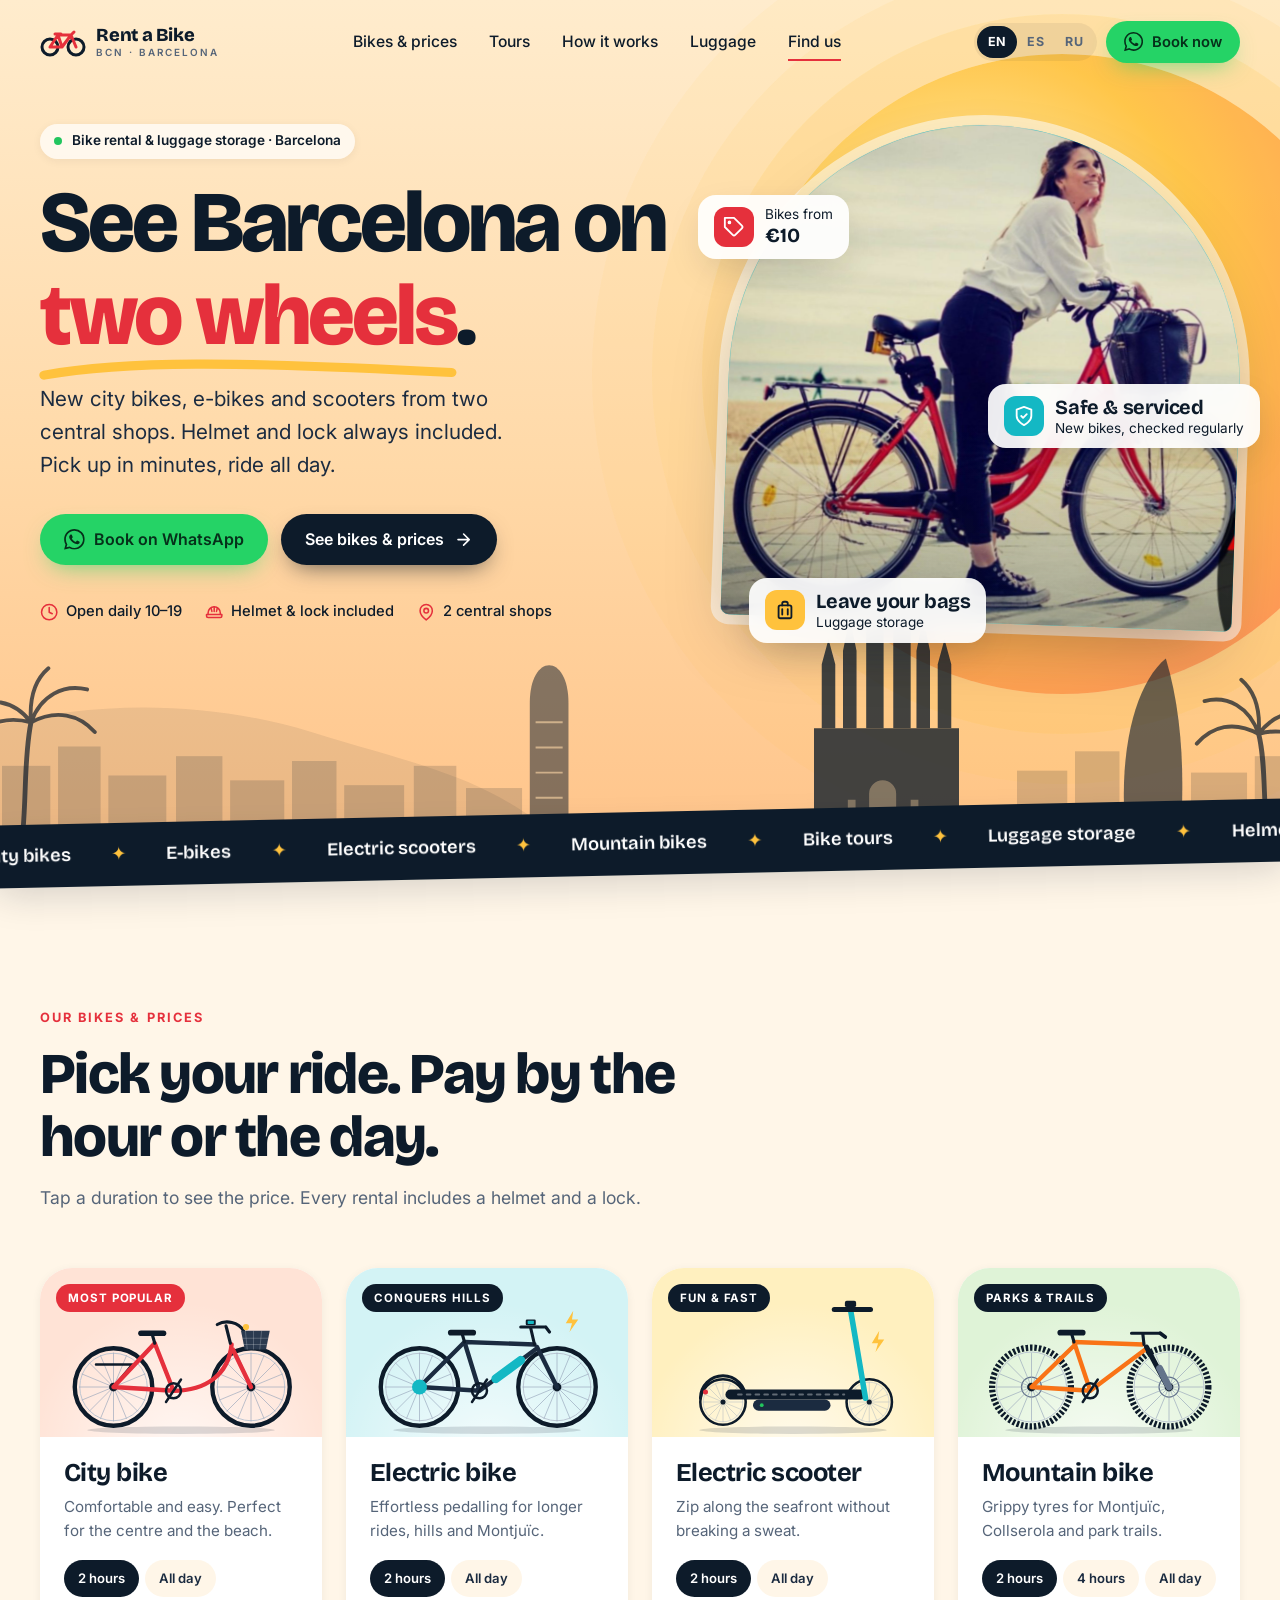
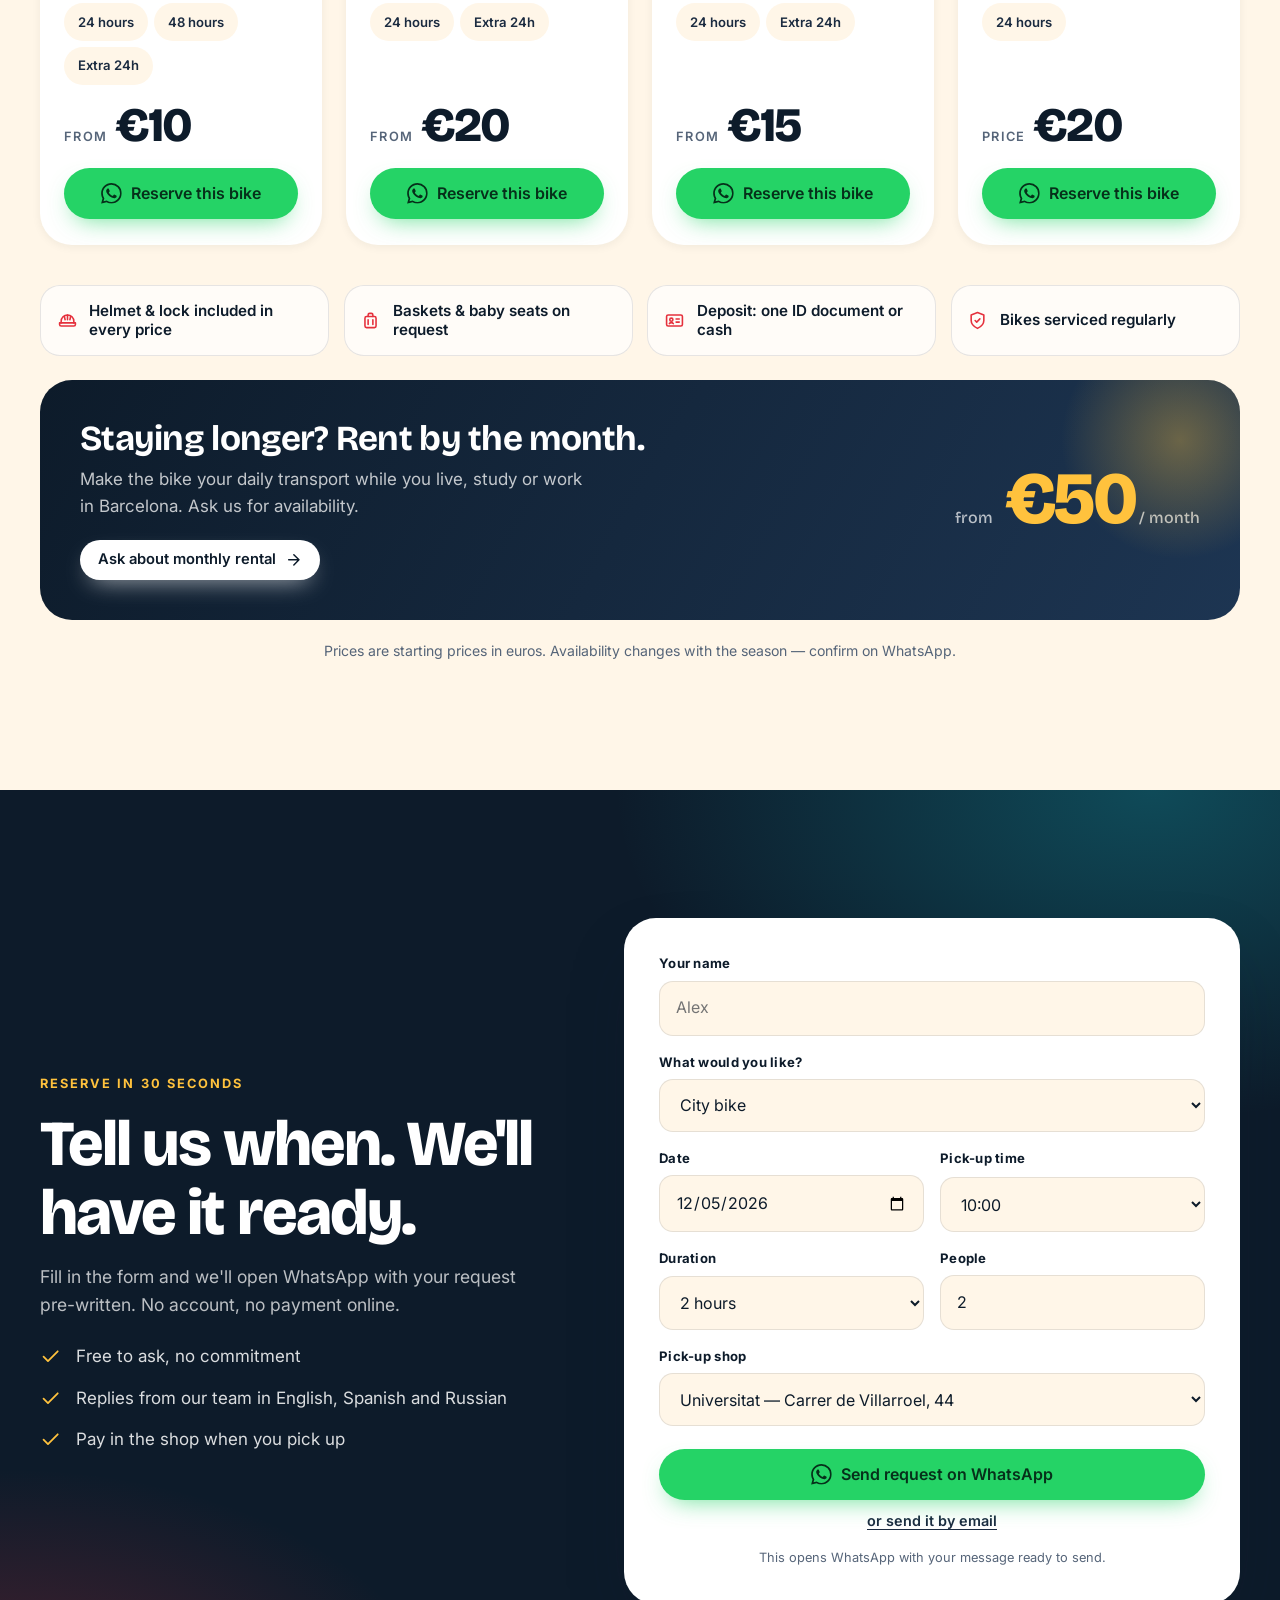
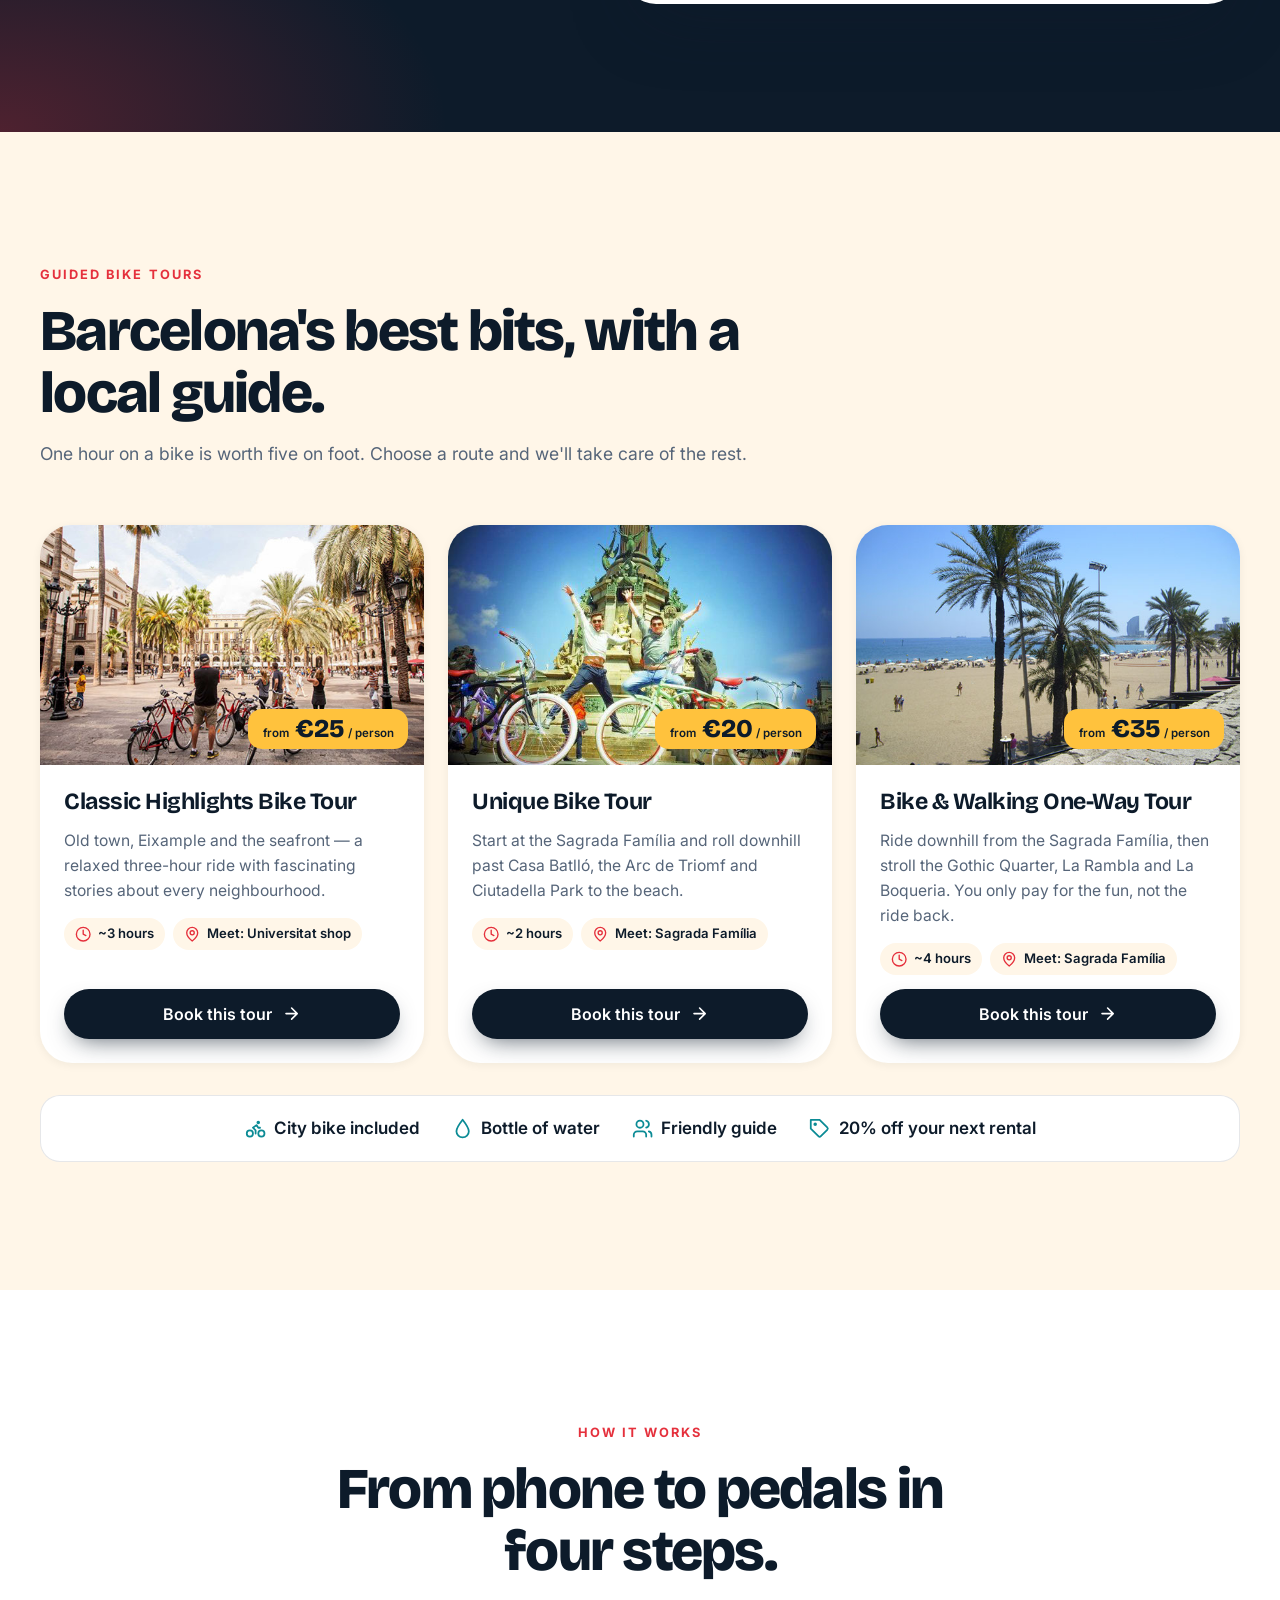
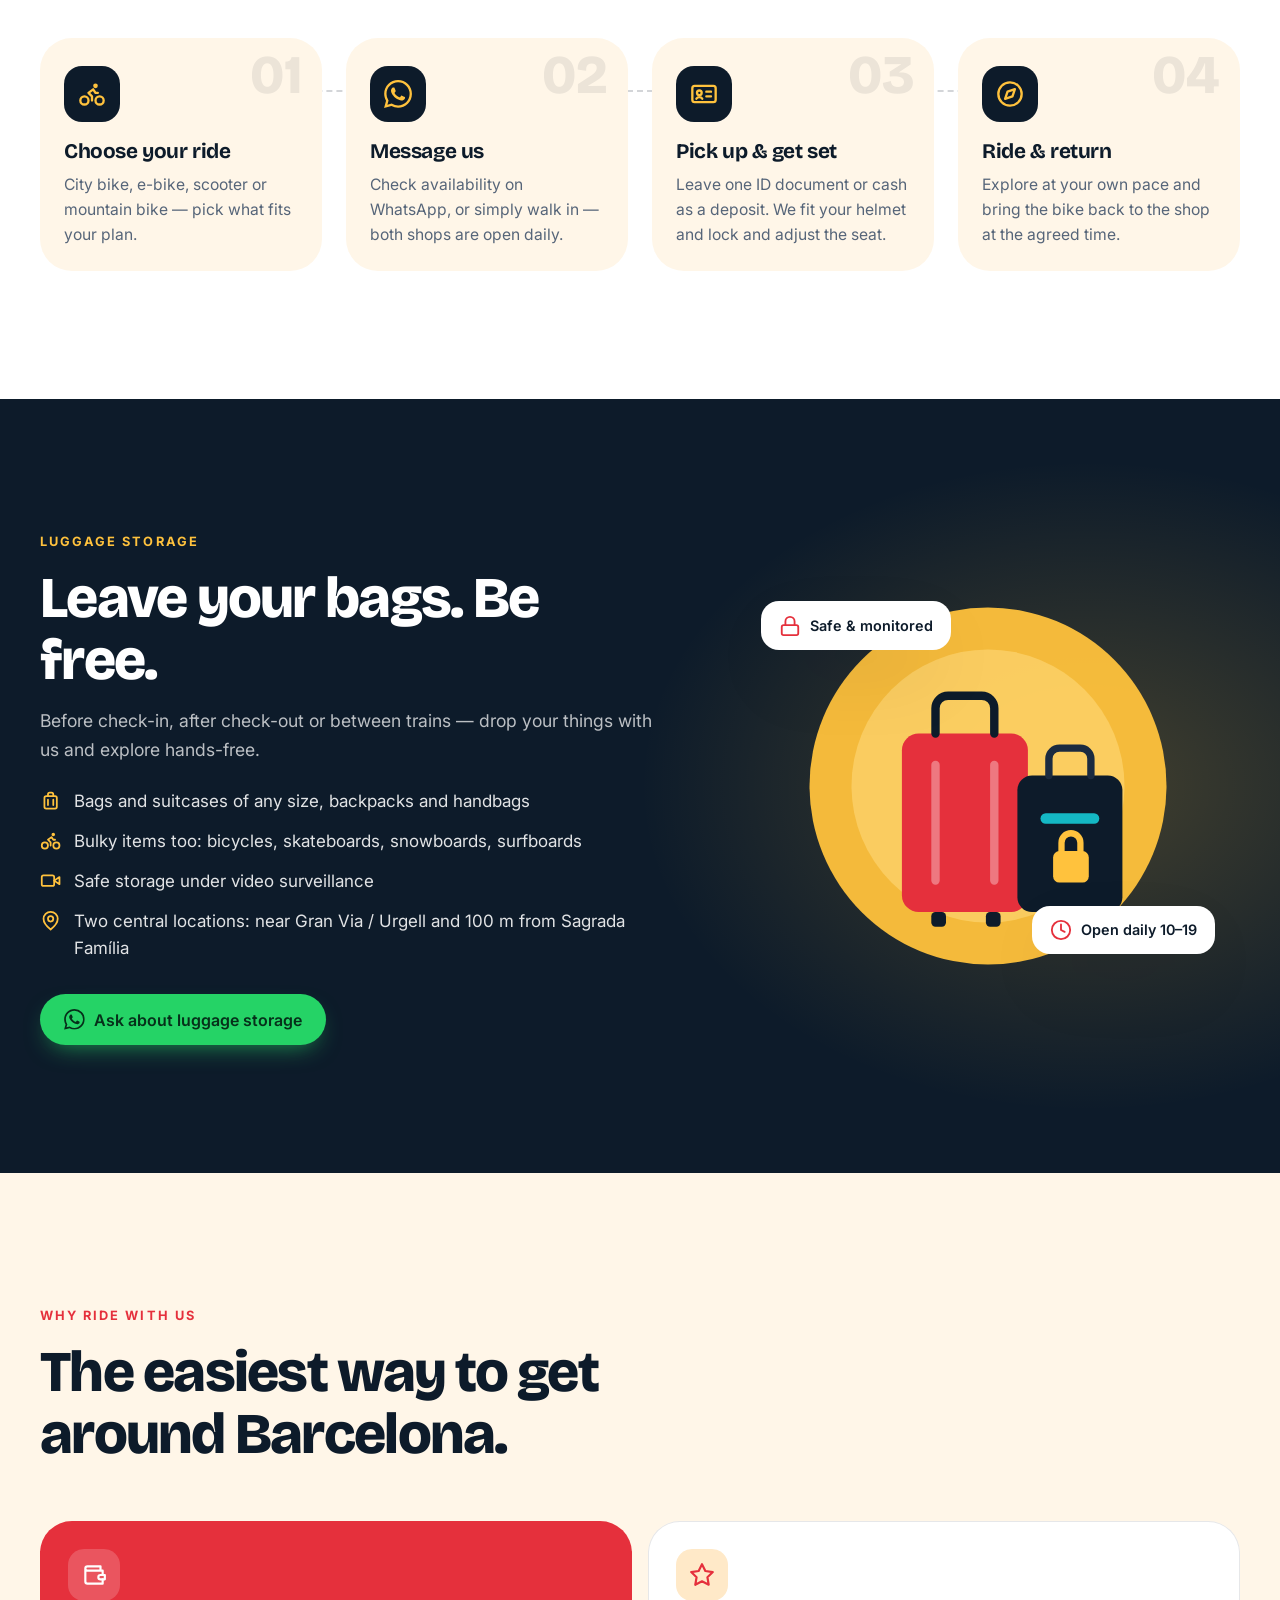
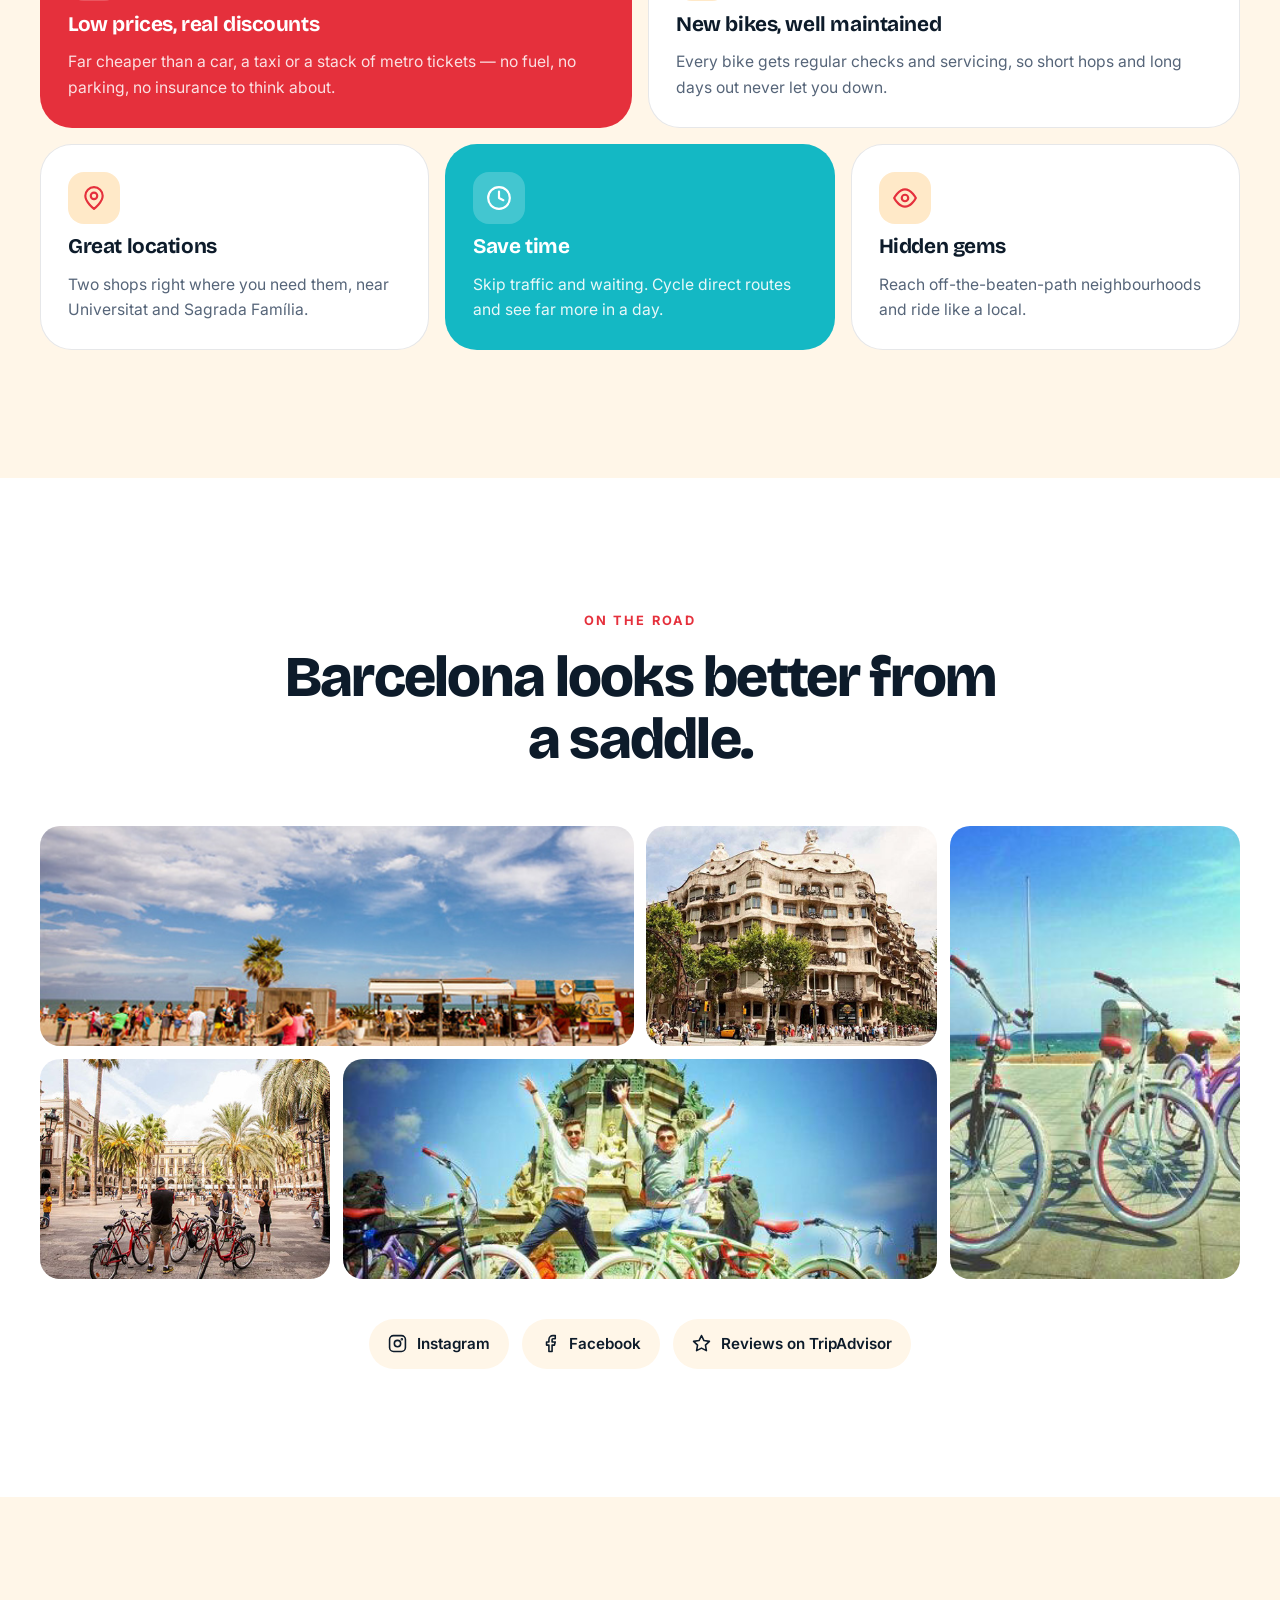
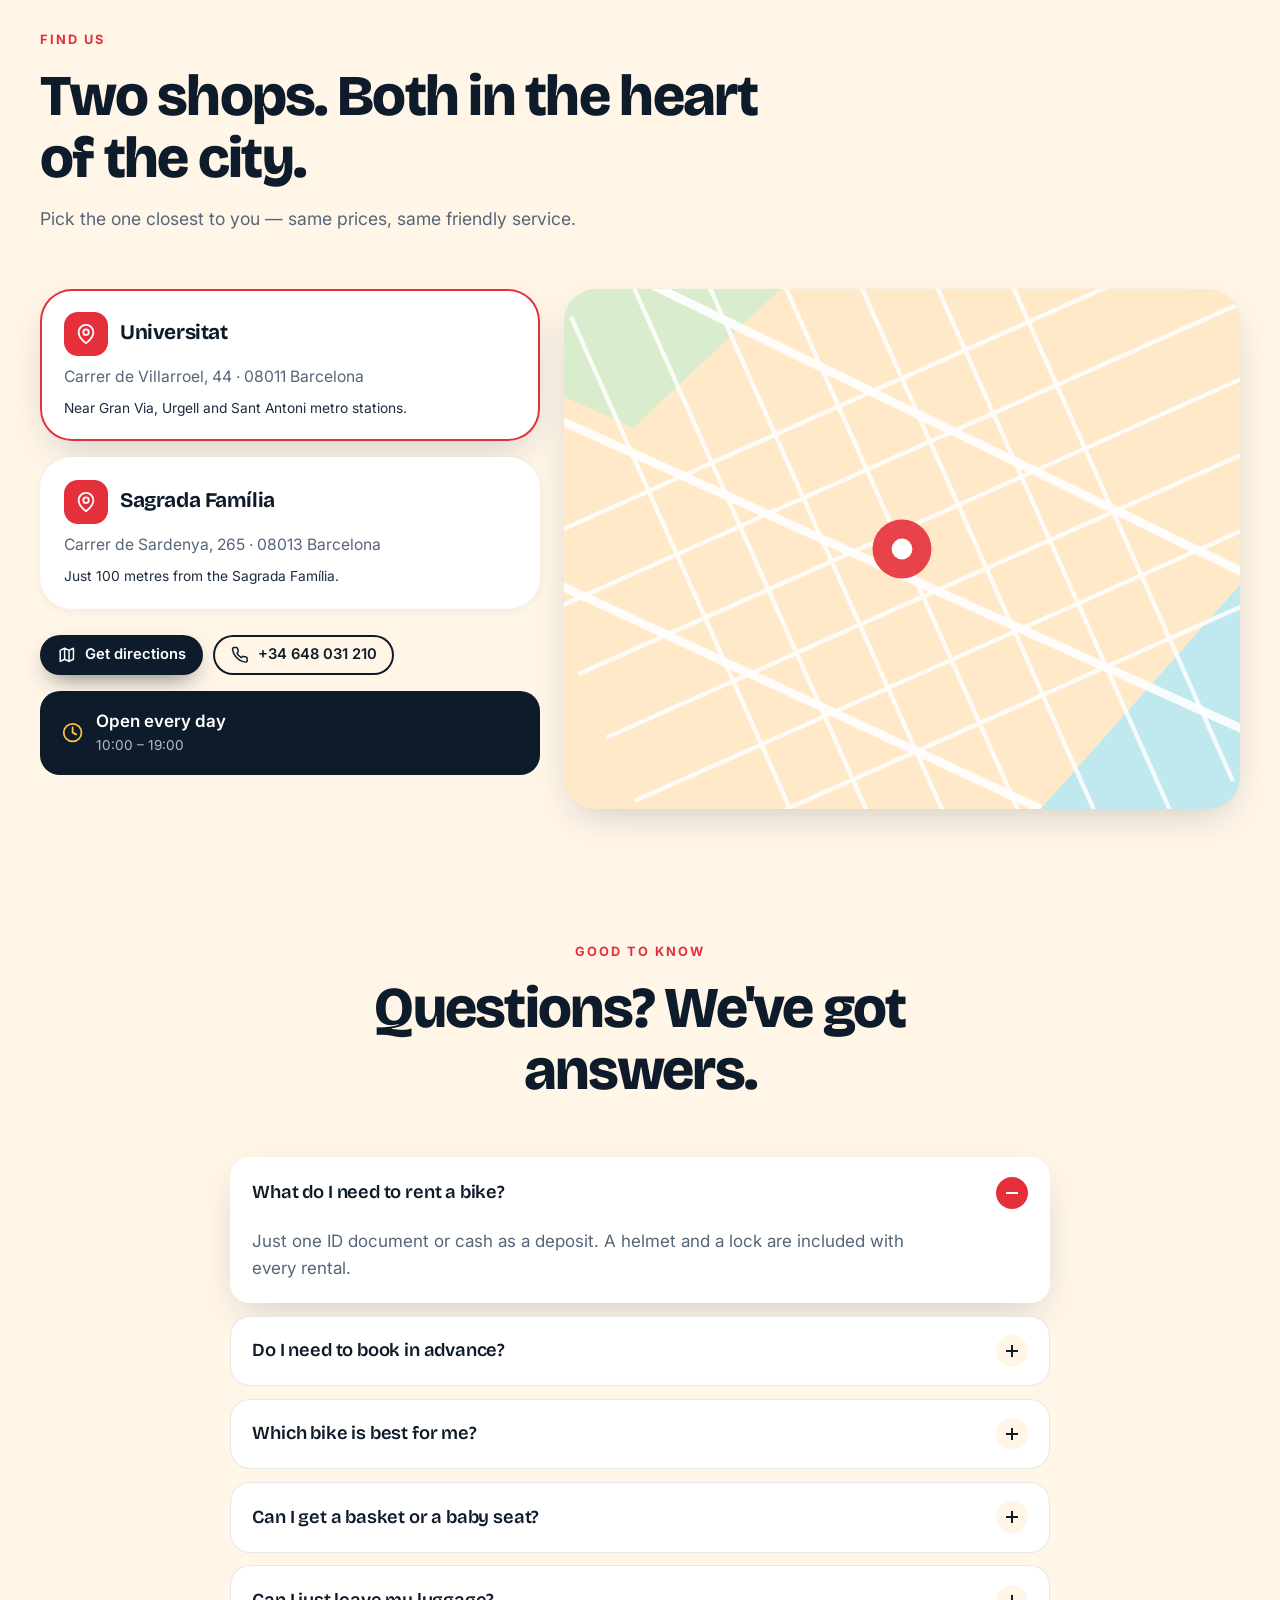
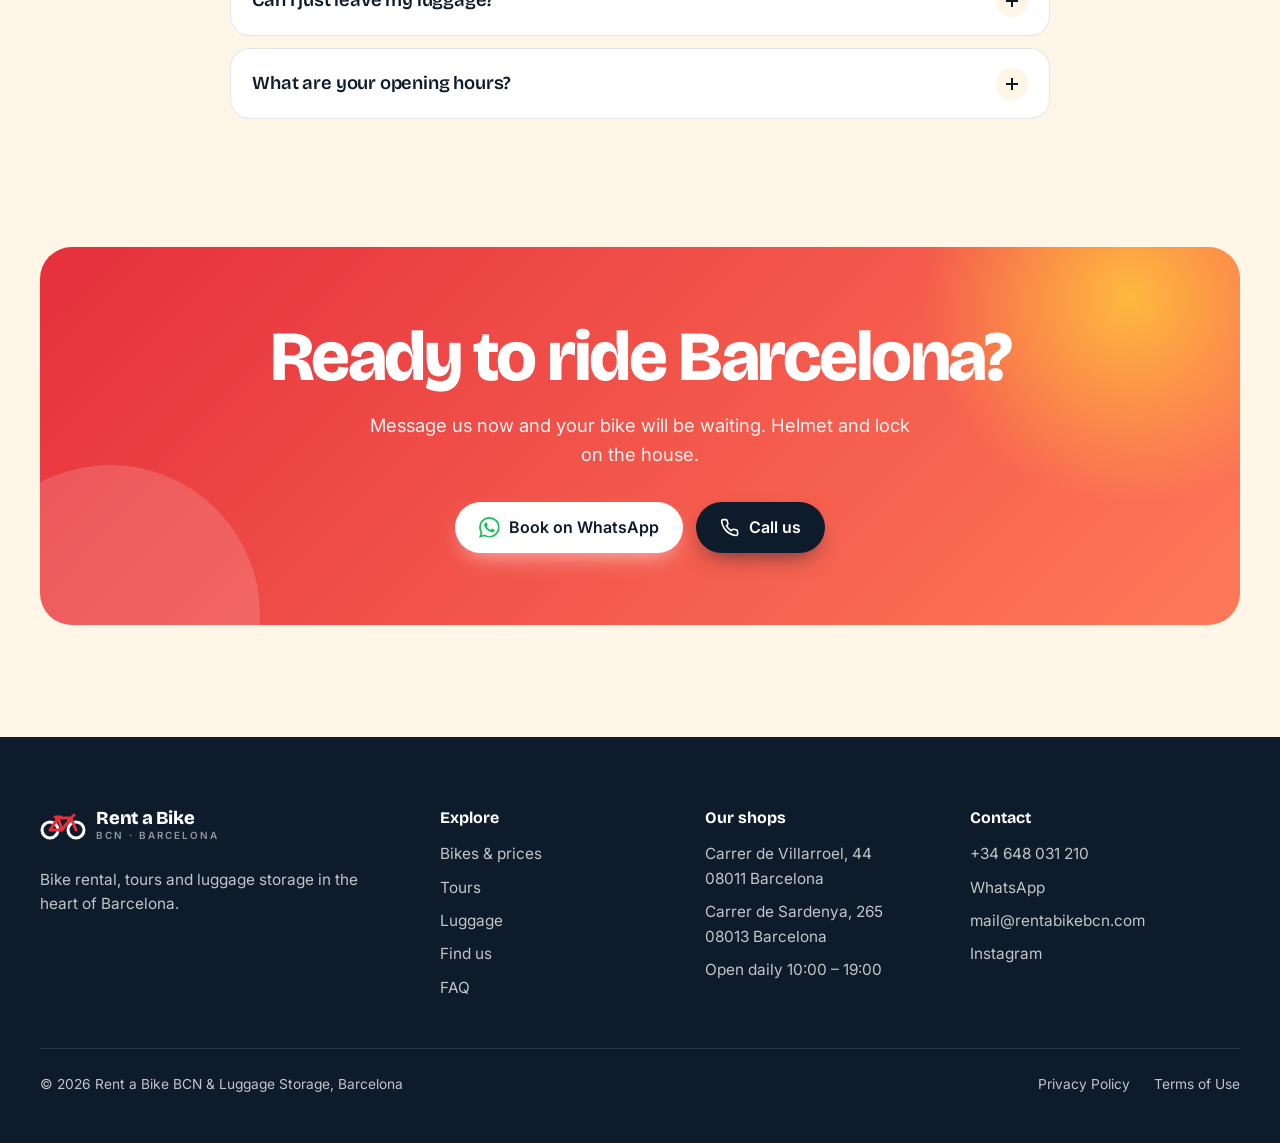
<file: index.html>
<!doctype html>
<html lang="en" class="no-js">
<head>
  <meta charset="utf-8">
  <meta name="viewport" content="width=device-width, initial-scale=1, viewport-fit=cover">
  <title>Rent a Bike BCN — Bike Rental, E-Bikes &amp; Luggage Storage in Barcelona</title>
  <meta name="description" content="Rent city bikes, e-bikes, scooters and mountain bikes in central Barcelona from €10. Helmet and lock included. Two shops near Universitat and Sagrada Família, plus safe luggage storage.">
  <meta name="theme-color" content="#fff6e8">
  <meta property="og:type" content="website">
  <meta property="og:title" content="Rent a Bike BCN — Explore Barcelona on two wheels">
  <meta property="og:description" content="City bikes, e-bikes and scooters from €10. Helmet and lock included. Luggage storage in the city centre.">
  <meta property="og:image" content="assets/img/hero-rider.jpg">
  <link rel="icon" href="assets/img/favicon.svg" type="image/svg+xml">
  <link rel="preconnect" href="https://fonts.googleapis.com">
  <link rel="preconnect" href="https://fonts.gstatic.com" crossorigin>
  <link href="https://fonts.googleapis.com/css2?family=Bricolage+Grotesque:opsz,wght@12..96,500;12..96,600;12..96,700;12..96,800&family=Inter:wght@400;500;600;700&display=swap" rel="stylesheet">
  <link rel="stylesheet" href="assets/css/styles.css">
  <script>document.documentElement.classList.replace("no-js", "js");</script>
  <script type="application/ld+json">
  {
    "@context": "https://schema.org",
    "@type": "BicycleStore",
    "name": "Rent a Bike BCN",
    "description": "Bike, e-bike and scooter rental, bike tours and luggage storage in Barcelona.",
    "telephone": "+34648031210",
    "email": "mail@rentabikebcn.com",
    "priceRange": "€10 - €40",
    "openingHours": "Mo-Su 10:00-19:00",
    "sameAs": [
      "https://www.instagram.com/rentabike_barcelona",
      "https://www.facebook.com/groups/rentabikebcn",
      "https://www.tripadvisor.co.uk/Attraction_Review-g187497-d6522179-Reviews-Luggage_Point_Rent_a_Bike-Barcelona_Catalonia.html"
    ],
    "location": [
      { "@type": "Place", "name": "Rent a Bike BCN — Universitat", "address": { "@type": "PostalAddress", "streetAddress": "Carrer de Villarroel, 44", "postalCode": "08011", "addressLocality": "Barcelona", "addressCountry": "ES" } },
      { "@type": "Place", "name": "Rent a Bike BCN — Sagrada Família", "address": { "@type": "PostalAddress", "streetAddress": "Carrer de Sardenya, 265", "postalCode": "08013", "addressLocality": "Barcelona", "addressCountry": "ES" } }
    ]
  }
  </script>
</head>
<body>
<a class="skip-link" href="#main" data-i18n="skip">Skip to content</a>

<!-- SVG sprite -->
<svg width="0" height="0" style="position:absolute" aria-hidden="true" focusable="false">
  <defs>
    <symbol id="wheel" viewBox="-70 -70 140 140">
      <circle r="62" fill="none" stroke="currentColor" stroke-width="7"/>
      <circle r="54" fill="none" stroke="#b9c3d0" stroke-width="1.5"/>
      <g stroke="#94a3b8" stroke-width="1">
        <path d="M-55 0H55M-50.8 -21 50.8 21M-38.9 -38.9 38.9 38.9M-21 -50.8 21 50.8M0 -55V55M21 -50.8-21 50.8M38.9 -38.9-38.9 38.9M50.8 -21-50.8 21"/>
      </g>
      <circle r="7" fill="#0d1b2a"/>
    </symbol>
    <symbol id="wheel-mtb" viewBox="-70 -70 140 140">
      <circle r="63" fill="none" stroke="currentColor" stroke-width="10" stroke-dasharray="4 3"/>
      <circle r="56" fill="none" stroke="#b9c3d0" stroke-width="1.5"/>
      <circle r="16" fill="none" stroke="#64748b" stroke-width="2"/>
      <g stroke="#94a3b8" stroke-width="1">
        <path d="M-55 0H55M-50.8 -21 50.8 21M-38.9 -38.9 38.9 38.9M-21 -50.8 21 50.8M0 -55V55M21 -50.8-21 50.8M38.9 -38.9-38.9 38.9M50.8 -21-50.8 21"/>
      </g>
      <circle r="7" fill="#0d1b2a"/>
    </symbol>

    <!-- icons (stroke) -->
    <symbol id="i-clock" viewBox="0 0 24 24"><circle cx="12" cy="12" r="10"/><path d="M12 6v6l4 2"/></symbol>
    <symbol id="i-pin" viewBox="0 0 24 24"><path d="M20 10c0 6-8 12-8 12s-8-6-8-12a8 8 0 0 1 16 0Z"/><circle cx="12" cy="10" r="3"/></symbol>
    <symbol id="i-lock" viewBox="0 0 24 24"><rect x="3" y="11" width="18" height="11" rx="2"/><path d="M7 11V7a5 5 0 0 1 10 0v4"/></symbol>
    <symbol id="i-shield" viewBox="0 0 24 24"><path d="M12 22s8-4 8-10V5l-8-3-8 3v7c0 6 8 10 8 10Z"/><path d="m9 12 2 2 4-4"/></symbol>
    <symbol id="i-helmet" viewBox="0 0 24 24"><path d="M4 15v-2a8 8 0 0 1 16 0v2"/><path d="M2 15h20v2a2 2 0 0 1-2 2H4a2 2 0 0 1-2-2z"/><path d="M12 5v6M8 7l1 4M16 7l-1 4"/></symbol>
    <symbol id="i-bag" viewBox="0 0 24 24"><rect x="5" y="7" width="14" height="14" rx="2"/><path d="M9 7V5a2 2 0 0 1 2-2h2a2 2 0 0 1 2 2v2M9 11v6M15 11v6"/></symbol>
    <symbol id="i-check" viewBox="0 0 24 24"><path d="m20 6-11 11-5-5"/></symbol>
    <symbol id="i-bike" viewBox="0 0 24 24"><circle cx="5.5" cy="17.5" r="3.5"/><circle cx="18.5" cy="17.5" r="3.5"/><circle cx="15" cy="5" r="1"/><path d="M12 17.5V14l-3-3 4-3 2 3h2"/></symbol>
    <symbol id="i-phone" viewBox="0 0 24 24"><path d="M22 16.9v3a2 2 0 0 1-2.2 2 19.8 19.8 0 0 1-8.6-3.1 19.5 19.5 0 0 1-6-6A19.8 19.8 0 0 1 2.1 4.2 2 2 0 0 1 4.1 2h3a2 2 0 0 1 2 1.7c.1 1 .4 1.9.7 2.8a2 2 0 0 1-.5 2.1L8.1 9.9a16 16 0 0 0 6 6l1.3-1.3a2 2 0 0 1 2.1-.4c.9.3 1.8.6 2.8.7a2 2 0 0 1 1.7 2Z"/></symbol>
    <symbol id="i-mail" viewBox="0 0 24 24"><rect x="2" y="4" width="20" height="16" rx="2"/><path d="m22 7-10 6L2 7"/></symbol>
    <symbol id="i-arrow" viewBox="0 0 24 24"><path d="M5 12h14M12 5l7 7-7 7"/></symbol>
    <symbol id="i-close" viewBox="0 0 24 24"><path d="M18 6 6 18M6 6l12 12"/></symbol>
    <symbol id="i-bolt" viewBox="0 0 24 24"><path d="M13 2 3 14h9l-1 8 10-12h-9z"/></symbol>
    <symbol id="i-people" viewBox="0 0 24 24"><path d="M16 21v-2a4 4 0 0 0-4-4H6a4 4 0 0 0-4 4v2"/><circle cx="9" cy="7" r="4"/><path d="M22 21v-2a4 4 0 0 0-3-3.9M16 3.1a4 4 0 0 1 0 7.8"/></symbol>
    <symbol id="i-water" viewBox="0 0 24 24"><path d="M12 22a7 7 0 0 0 7-7c0-4-7-13-7-13S5 11 5 15a7 7 0 0 0 7 7z"/></symbol>
    <symbol id="i-route" viewBox="0 0 24 24"><path d="m3 6 6-3 6 3 6-3v15l-6 3-6-3-6 3zM9 3v15M15 6v15"/></symbol>
    <symbol id="i-eye" viewBox="0 0 24 24"><path d="M2 12s4-8 10-8 10 8 10 8-4 8-10 8S2 12 2 12z"/><circle cx="12" cy="12" r="3"/></symbol>
    <symbol id="i-tag" viewBox="0 0 24 24"><path d="M20.6 13.4 13.4 20.6a2 2 0 0 1-2.8 0L2 12V2h10l8.6 8.6a2 2 0 0 1 0 2.8z"/><circle cx="7" cy="7" r="1"/></symbol>
    <symbol id="i-star" viewBox="0 0 24 24"><path d="m12 2 3.1 6.3 6.9 1-5 4.8 1.2 6.9-6.2-3.2-6.2 3.2L7 14.1 2 9.3l6.9-1z"/></symbol>
    <symbol id="i-id" viewBox="0 0 24 24"><rect x="2" y="5" width="20" height="14" rx="2"/><circle cx="8" cy="11" r="2"/><path d="M5.5 16a3 3 0 0 1 5 0M14 10h4M14 14h4"/></symbol>
    <symbol id="i-calendar" viewBox="0 0 24 24"><rect x="3" y="4" width="18" height="18" rx="2"/><path d="M16 2v4M8 2v4M3 10h18"/></symbol>
    <symbol id="i-video" viewBox="0 0 24 24"><rect x="2" y="6" width="14" height="12" rx="2"/><path d="m22 8-6 4 6 4z"/></symbol>
    <symbol id="i-leaf" viewBox="0 0 24 24"><path d="M11 20A7 7 0 0 1 9.8 6.1C15.5 5 17 4.5 19 2c1 2 2 4.2 2 8 0 5.5-4.8 10-10 10z"/><path d="M2 21c0-3 1.9-5.4 5.2-6.4"/></symbol>
    <symbol id="i-wallet" viewBox="0 0 24 24"><path d="M20 12V8H6a2 2 0 0 1 0-4h12v4M4 6v12a2 2 0 0 0 2 2h14v-4"/><path d="M18 12a2 2 0 0 0 0 4h4v-4z"/></symbol>
    <symbol id="i-compass" viewBox="0 0 24 24"><circle cx="12" cy="12" r="10"/><path d="m16.2 7.8-2.1 6.3-6.3 2.1 2.1-6.3z"/></symbol>
    <symbol id="i-zap" viewBox="0 0 24 24"><path d="M13 2 3 14h9l-1 8 10-12h-9z"/></symbol>
    <symbol id="i-insta" viewBox="0 0 24 24"><rect x="2" y="2" width="20" height="20" rx="5"/><circle cx="12" cy="12" r="4"/><circle cx="17.5" cy="6.5" r=".6"/></symbol>
    <symbol id="i-fb" viewBox="0 0 24 24"><path d="M18 2h-3a5 5 0 0 0-5 5v3H7v4h3v8h4v-8h3l1-4h-4V7a1 1 0 0 1 1-1h3z"/></symbol>
    <symbol id="i-wa" viewBox="0 0 24 24"><path fill="currentColor" stroke="none" d="M17.47 14.38c-.3-.15-1.76-.87-2.03-.97-.27-.1-.47-.15-.67.15-.2.3-.77.97-.94 1.16-.17.2-.35.22-.64.08-.3-.15-1.26-.46-2.4-1.48-.88-.79-1.48-1.76-1.65-2.06-.17-.3-.02-.46.13-.6.13-.14.3-.35.45-.52.15-.17.2-.3.3-.5.1-.2.05-.37-.03-.52-.07-.15-.67-1.61-.92-2.2-.24-.58-.49-.5-.67-.51h-.57c-.2 0-.52.07-.8.37-.27.3-1.04 1.02-1.04 2.48 0 1.46 1.07 2.88 1.21 3.07.15.2 2.1 3.2 5.08 4.49.7.3 1.26.49 1.7.63.72.23 1.36.2 1.87.12.57-.08 1.76-.72 2-1.41.25-.7.25-1.29.17-1.41-.07-.13-.27-.2-.57-.35M12.05 21.8h-.01a9.87 9.87 0 0 1-5.03-1.38l-.36-.21-3.74.98 1-3.65-.24-.37a9.86 9.86 0 0 1-1.51-5.26c0-5.45 4.44-9.88 9.89-9.88a9.83 9.83 0 0 1 6.99 2.9 9.82 9.82 0 0 1 2.89 6.99c0 5.45-4.44 9.88-9.88 9.88M20.46 3.49A11.82 11.82 0 0 0 12.05 0C5.5 0 .16 5.34.16 11.89c0 2.1.55 4.14 1.59 5.95L.06 24l6.3-1.65a11.88 11.88 0 0 0 5.69 1.45h.01c6.55 0 11.89-5.34 11.89-11.89 0-3.18-1.24-6.17-3.48-8.42"/></symbol>
  </defs>
</svg>

<!-- Header -->
<header class="site-header" id="top">
  <div class="container nav">
    <a href="#top" class="brand" aria-label="Rent a Bike BCN — home">
      <svg viewBox="0 0 46 32" fill="none" stroke-linecap="round" stroke-linejoin="round" aria-hidden="true">
        <circle cx="10" cy="21" r="8" stroke="#0d1b2a" stroke-width="3"/>
        <circle cx="36" cy="21" r="8" stroke="#0d1b2a" stroke-width="3"/>
        <path d="M10 21 18 9h13l5 12M18 9l4 12 9-12M10 21h12M31 9l3-3M15 8h6" stroke="#e5303c" stroke-width="3"/>
      </svg>
      <span>Rent a Bike<small>BCN · Barcelona</small></span>
    </a>
    <nav class="nav-links" aria-label="Main">
      <a href="#bikes" data-i18n="nav.bikes">Bikes &amp; prices</a>
      <a href="#tours" data-i18n="nav.tours">Tours</a>
      <a href="#how" data-i18n="nav.how">How it works</a>
      <a href="#luggage" data-i18n="nav.luggage">Luggage</a>
      <a href="#find" data-i18n="nav.find">Find us</a>
    </nav>
    <div class="nav-actions">
      <div class="lang" role="group" aria-label="Language">
        <button type="button" data-lang="en" aria-pressed="true">EN</button>
        <button type="button" data-lang="es" aria-pressed="false">ES</button>
        <button type="button" data-lang="ru" aria-pressed="false">RU</button>
      </div>
      <a class="btn btn-wa btn-sm" href="https://wa.me/34648031210" data-wa data-wa-msg="wa.general" target="_blank" rel="noopener">
        <svg class="fill" aria-hidden="true"><use href="#i-wa"/></svg><span data-i18n="cta.book">Book now</span>
      </a>
      <button class="burger" type="button" aria-label="Open menu" data-i18n-attr="aria-label:menu.open" aria-expanded="false" aria-controls="drawer"><span></span><span></span><span></span></button>
    </div>
  </div>
</header>

<!-- Mobile drawer -->
<div class="scrim" data-close-menu></div>
<aside class="drawer" id="drawer" aria-label="Menu" aria-hidden="true">
  <div class="drawer-top">
    <span class="brand">Rent a Bike</span>
    <button class="drawer-close" type="button" aria-label="Close menu" data-i18n-attr="aria-label:menu.close" data-close-menu><svg class="i" aria-hidden="true"><use href="#i-close"/></svg></button>
  </div>
  <nav aria-label="Mobile">
    <a href="#bikes" style="--i:0" data-i18n="nav.bikes">Bikes &amp; prices</a>
    <a href="#tours" style="--i:1" data-i18n="nav.tours">Tours</a>
    <a href="#how" style="--i:2" data-i18n="nav.how">How it works</a>
    <a href="#luggage" style="--i:3" data-i18n="nav.luggage">Luggage</a>
    <a href="#find" style="--i:4" data-i18n="nav.find">Find us</a>
  </nav>
  <div class="lang" role="group" aria-label="Language">
    <button type="button" data-lang="en" aria-pressed="true">EN</button>
    <button type="button" data-lang="es" aria-pressed="false">ES</button>
    <button type="button" data-lang="ru" aria-pressed="false">RU</button>
  </div>
  <div class="drawer-foot">
    <a class="btn btn-wa" href="https://wa.me/34648031210" data-wa data-wa-msg="wa.general" target="_blank" rel="noopener"><svg class="fill" aria-hidden="true"><use href="#i-wa"/></svg><span data-i18n="cta.wa">Book on WhatsApp</span></a>
    <span><span data-i18n="hours.short">Open daily 10:00 – 19:00</span></span>
    <a href="tel:+34648031210">+34 648 031 210</a>
  </div>
</aside>

<main id="main">
  <!-- HERO -->
  <section class="hero">
    <div class="hero-bg" aria-hidden="true">
      <div class="sun" data-parallax="0.15"></div>
      <span class="cloud c1"></span><span class="cloud c2"></span>
      <svg class="skyline" viewBox="0 0 1440 300" preserveAspectRatio="xMidYMax slice" data-parallax="0.05">
        <path d="M0 300V190C110 150 250 140 380 180S560 225 650 300Z" fill="#0d1b2a" opacity=".08"/>
        <g fill="#0d1b2a" opacity=".16">
          <rect x="60" y="215" width="50" height="85"/><rect x="118" y="195" width="44" height="105"/><rect x="170" y="225" width="60" height="75"/>
          <rect x="240" y="205" width="48" height="95"/><rect x="296" y="230" width="56" height="70"/><rect x="360" y="210" width="46" height="90"/>
          <rect x="414" y="235" width="62" height="65"/><rect x="486" y="215" width="44" height="85"/><rect x="540" y="238" width="58" height="62"/>
          <rect x="1110" y="220" width="52" height="80"/><rect x="1170" y="200" width="46" height="100"/><rect x="1290" y="222" width="58" height="78"/>
          <rect x="1356" y="205" width="50" height="95"/><rect x="1410" y="228" width="40" height="72"/>
        </g>
        <!-- Torre Glòries -->
        <path d="M606 300V150c0-52 40-52 40 0v150z" fill="#0d1b2a" opacity=".5"/>
        <path d="M612 170h28M612 196h28M612 222h28M612 248h28" stroke="#ffd9a8" stroke-width="2" opacity=".6"/>
        <!-- Sagrada Família -->
        <g fill="#0d1b2a" opacity=".78">
          <path d="M900 300V176h150v124z"/>
          <path d="M908 176V110l7-26 7 26v66zM930 176V96l7-34 7 34v80zM1006 176V96l7-34 7 34v80zM1028 176V110l7-26 7 26v66z"/>
          <path d="M954 176V70l9-40 9 40v106zM982 176V58l9-46 9 46v118z"/>
          <path d="M962 176V90l8-30 8 30v86z" opacity=".0"/>
          <path d="M935 300v-50h8v50zM1000 300v-50h8v50zM957 300v-56a14 14 0 0 1 28 0v56z" fill="#ffd9a8" opacity=".35"/>
        </g>
        <!-- W Hotel -->
        <path d="M1224 300c-12-96 8-170 40-196 18 60 20 130 14 196z" fill="#0d1b2a" opacity=".6"/>
        <!-- palms -->
        <g stroke="#0d1b2a" stroke-linecap="round" fill="none" opacity=".7">
          <path d="M80 300c6-50 2-90 10-130" stroke-width="5"/>
          <path d="M90 170c-30-8-52 4-62 24M90 170c-18-24-44-26-64-14M90 170c26-14 50-8 66 10M90 170c10-28 34-40 58-34M90 170c-2-26 4-44 18-56" stroke-width="4"/>
          <path d="M1370 300c-6-46-2-86-10-118" stroke-width="5"/>
          <path d="M1360 182c28-8 50 4 60 22M1360 182c18-24 42-26 62-14M1360 182c-26-14-48-8-64 10M1360 182c-10-28-32-40-56-34M1360 182c2-26-4-44-18-56" stroke-width="4"/>
        </g>
        <path d="M0 292c60-10 120 8 180 0s120-10 180 0 120 10 180 0 120-8 180 0 120 10 180 0 120-8 180 0 120 8 180 0v8H0z" fill="#14b8c4" opacity=".45"/>
        <rect y="294" width="1440" height="6" fill="#0d1b2a"/>
      </svg>
    </div>

    <div class="container hero-grid">
      <div class="hero-copy">
        <span class="kicker reveal"><i></i><span data-i18n="hero.kicker">Bike rental &amp; luggage storage · Barcelona</span></span>
        <h1 class="reveal" style="--d:1"><span data-i18n="hero.title" data-i18n-html>See Barcelona on <em>two wheels<svg viewBox="0 0 300 20" preserveAspectRatio="none" aria-hidden="true"><path d="M3 14C60 3 140 3 297 12" fill="none" stroke="#ffc23d" stroke-width="7" stroke-linecap="round"/></svg></em>.</span></h1>
        <p class="lead reveal" style="--d:2" data-i18n="hero.lead">New city bikes, e-bikes and scooters from two central shops. Helmet and lock always included. Pick up in minutes, ride all day.</p>
        <div class="cta-row reveal" style="--d:3">
          <a class="btn btn-wa" href="https://wa.me/34648031210" data-wa data-wa-msg="wa.general" target="_blank" rel="noopener"><svg class="fill" aria-hidden="true"><use href="#i-wa"/></svg><span data-i18n="cta.wa">Book on WhatsApp</span></a>
          <a class="btn btn-ink" href="#bikes"><span data-i18n="cta.prices">See bikes &amp; prices</span><svg class="i arrow" aria-hidden="true"><use href="#i-arrow"/></svg></a>
        </div>
        <ul class="hero-trust reveal" style="--d:4">
          <li><svg class="i" aria-hidden="true"><use href="#i-clock"/></svg><span data-i18n="trust.hours">Open daily 10–19</span></li>
          <li><svg class="i" aria-hidden="true"><use href="#i-helmet"/></svg><span data-i18n="trust.helmet">Helmet &amp; lock included</span></li>
          <li><svg class="i" aria-hidden="true"><use href="#i-pin"/></svg><span data-i18n="trust.shops">2 central shops</span></li>
        </ul>
      </div>

      <div class="hero-visual reveal zoom" style="--d:2">
        <div class="arch"><img src="assets/img/hero-rider.jpg" width="2000" height="1280" alt="Smiling rider with a red city bike on Barcelona's beachfront" fetchpriority="high" data-i18n-attr="alt:hero.alt" data-parallax-img></div>
        <div class="chip-float a"><span class="ico"><svg class="i" aria-hidden="true"><use href="#i-tag"/></svg></span><span><span data-i18n="chip.from">Bikes from</span><b>€10</b></span></div>
        <div class="chip-float b"><span class="ico"><svg class="i" aria-hidden="true"><use href="#i-shield"/></svg></span><span><b data-i18n="chip.safe">Safe &amp; serviced</b><span data-i18n="chip.safe2">New bikes, checked regularly</span></span></div>
        <div class="chip-float c"><span class="ico"><svg class="i" aria-hidden="true"><use href="#i-bag"/></svg></span><span><b data-i18n="chip.bags">Leave your bags</b><span data-i18n="chip.bags2">Luggage storage</span></span></div>
      </div>
    </div>
  </section>

  <div class="marquee" aria-hidden="true">
    <div class="marquee-track">
      <span>City bikes</span><span>E-bikes</span><span>Electric scooters</span><span>Mountain bikes</span><span>Bike tours</span><span>Luggage storage</span><span>Helmet &amp; lock included</span>
      <span>City bikes</span><span>E-bikes</span><span>Electric scooters</span><span>Mountain bikes</span><span>Bike tours</span><span>Luggage storage</span><span>Helmet &amp; lock included</span>
    </div>
  </div>

  <!-- BIKES & PRICES -->
  <section class="section" id="bikes">
    <div class="container">
      <div class="section-head reveal">
        <span class="eyebrow" data-i18n="bikes.eyebrow">Our bikes &amp; prices</span>
        <h2 data-i18n="bikes.title">Pick your ride. Pay by the hour or the day.</h2>
        <p data-i18n="bikes.sub">Tap a duration to see the price. Every rental includes a helmet and a lock.</p>
      </div>

      <div class="bike-grid">
        <!-- City -->
        <article class="bike-card reveal" style="--d:0;--tint:#ffe3d6" data-bike="city" data-name="bike.city.name">
          <div class="bike-art">
            <span class="tag hot" data-i18n="tag.popular">Most popular</span>
            <svg viewBox="0 0 400 240" role="img" aria-label="City bike">
              <ellipse cx="200" cy="229" rx="150" ry="6" fill="rgba(13,27,42,.14)"/>
              <g class="wheel-spin"><use href="#wheel" x="22" y="90" width="140" height="140" style="color:#0d1b2a"/></g>
              <g class="wheel-spin"><use href="#wheel" x="242" y="90" width="140" height="140" style="color:#0d1b2a"/></g>
              <path d="M64 124H122L92 160" fill="none" stroke="#0d1b2a" stroke-width="4" stroke-linecap="round" stroke-linejoin="round"/>
              <g fill="none" stroke="#e5303c" stroke-width="7" stroke-linecap="round" stroke-linejoin="round">
                <path d="M92 160 188 166M188 166 158 90M92 160 158 90M281 92C276 140 240 166 188 166M283 100 312 160"/>
              </g>
              <g fill="none" stroke="#0d1b2a" stroke-width="5" stroke-linecap="round">
                <path d="M158 90 154 76M279 90 272 62M258 60C272 52 292 56 300 70"/>
                <path d="M136 74h36" stroke-width="9"/>
                <circle cx="188" cy="166" r="12" stroke-width="4"/>
                <path d="M188 166 176 184M188 166 200 148" stroke-width="4"/>
              </g>
              <path d="M296 70h46l-6 30h-34z" fill="#2b3a4f"/>
              <path d="M303 70l3 30M316 70v30M329 70l-3 30M298 82h42M297 92h40" stroke="#fff" stroke-opacity=".35" fill="none"/>
              <circle cx="304" cy="64" r="5" fill="#ffc23d"/>
            </svg>
          </div>
          <div class="bike-body">
            <h3 data-i18n="bike.city.name">City bike</h3>
            <p class="sub" data-i18n="bike.city.sub">Comfortable and easy. Perfect for the centre and the beach.</p>
            <div class="durations" role="group" aria-label="Duration" data-i18n-attr="aria-label:dur.label">
              <button type="button" data-p="10" data-l="dur.2h" aria-pressed="true" data-i18n="dur.2h">2 hours</button>
              <button type="button" data-p="10" data-l="dur.day" aria-pressed="false" data-i18n="dur.day">All day</button>
              <button type="button" data-p="14" data-l="dur.24h" aria-pressed="false" data-i18n="dur.24h">24 hours</button>
              <button type="button" data-p="20" data-l="dur.48h" aria-pressed="false" data-i18n="dur.48h">48 hours</button>
              <button type="button" data-p="8" data-l="dur.extra" aria-pressed="false" data-i18n="dur.extra">Extra 24h</button>
            </div>
            <div class="price-line"><span class="from" data-i18n="price.from">from</span><span class="amount" aria-live="polite">€10</span></div>
            <a class="btn btn-wa btn-block" href="https://wa.me/34648031210" data-wa-bike target="_blank" rel="noopener"><svg class="fill" aria-hidden="true"><use href="#i-wa"/></svg><span data-i18n="cta.reserve">Reserve this bike</span></a>
          </div>
        </article>

        <!-- E-bike -->
        <article class="bike-card reveal" style="--d:1;--tint:#d3f3f5" data-bike="ebike" data-name="bike.ebike.name">
          <div class="bike-art">
            <span class="tag" data-i18n="tag.hills">Conquers hills</span>
            <svg viewBox="0 0 400 240" role="img" aria-label="Electric bike">
              <ellipse cx="200" cy="229" rx="150" ry="6" fill="rgba(13,27,42,.14)"/>
              <g class="wheel-spin"><use href="#wheel" x="22" y="90" width="140" height="140" style="color:#0d1b2a"/></g>
              <g class="wheel-spin"><use href="#wheel" x="242" y="90" width="140" height="140" style="color:#0d1b2a"/></g>
              <g fill="none" stroke="#1b2b40" stroke-width="7" stroke-linecap="round" stroke-linejoin="round">
                <path d="M92 160 188 166M188 166 164 88M92 160 164 88M164 88 276 92M188 166 280 98M280 96 312 160"/>
              </g>
              <rect x="202" y="125" width="64" height="14" rx="7" transform="rotate(-36.5 234 132)" fill="#14b8c4"/>
              <circle cx="92" cy="160" r="12" fill="#14b8c4"/>
              <g fill="none" stroke="#0d1b2a" stroke-width="5" stroke-linecap="round">
                <path d="M164 88 160 74M276 92 270 66M254 64h40M294 64l6 8"/>
                <path d="M142 73h36" stroke-width="9"/>
                <circle cx="188" cy="166" r="12" stroke-width="4"/>
                <path d="M188 166 176 184M188 166 200 148" stroke-width="4"/>
              </g>
              <rect x="262" y="52" width="16" height="9" rx="2" fill="#0d1b2a"/><rect x="265" y="54" width="10" height="5" rx="1" fill="#14b8c4"/>
              <path d="M338 38 326 58h10l-4 14 14-20h-10z" fill="#ffc23d"/>
            </svg>
          </div>
          <div class="bike-body">
            <h3 data-i18n="bike.ebike.name">Electric bike</h3>
            <p class="sub" data-i18n="bike.ebike.sub">Effortless pedalling for longer rides, hills and Montjuïc.</p>
            <div class="durations" role="group" aria-label="Duration" data-i18n-attr="aria-label:dur.label">
              <button type="button" data-p="20" data-l="dur.2h" aria-pressed="true" data-i18n="dur.2h">2 hours</button>
              <button type="button" data-p="25" data-l="dur.day" aria-pressed="false" data-i18n="dur.day">All day</button>
              <button type="button" data-p="40" data-l="dur.24h" aria-pressed="false" data-i18n="dur.24h">24 hours</button>
              <button type="button" data-p="30" data-l="dur.extra" aria-pressed="false" data-i18n="dur.extra">Extra 24h</button>
            </div>
            <div class="price-line"><span class="from" data-i18n="price.from">from</span><span class="amount" aria-live="polite">€20</span></div>
            <a class="btn btn-wa btn-block" href="https://wa.me/34648031210" data-wa-bike target="_blank" rel="noopener"><svg class="fill" aria-hidden="true"><use href="#i-wa"/></svg><span data-i18n="cta.reserve">Reserve this bike</span></a>
          </div>
        </article>

        <!-- Scooter -->
        <article class="bike-card reveal" style="--d:2;--tint:#fff0bf" data-bike="scooter" data-name="bike.scooter.name">
          <div class="bike-art">
            <span class="tag" data-i18n="tag.fun">Fun &amp; fast</span>
            <svg viewBox="0 0 400 240" role="img" aria-label="Electric scooter">
              <ellipse cx="200" cy="229" rx="150" ry="6" fill="rgba(13,27,42,.14)"/>
              <g class="wheel-spin"><use href="#wheel" x="47" y="143" width="82" height="82" style="color:#0d1b2a"/></g>
              <g class="wheel-spin"><use href="#wheel" x="281" y="143" width="82" height="82" style="color:#0d1b2a"/></g>
              <path d="M52 178A36 36 0 0 1 124 178" fill="none" stroke="#0d1b2a" stroke-width="5" stroke-linecap="round"/>
              <rect x="92" y="164" width="224" height="16" rx="8" fill="#0d1b2a"/>
              <path d="M112 172h170" stroke="#fff" stroke-opacity=".35" stroke-width="3" stroke-dasharray="6 8" stroke-linecap="round"/>
              <rect x="136" y="180" width="124" height="18" rx="9" fill="#1b2b40"/>
              <circle cx="150" cy="189" r="3" fill="#22c55e"/>
              <path d="M316 178 292 36" stroke="#14b8c4" stroke-width="9" stroke-linecap="round" fill="none"/>
              <path d="M266 36h58" stroke="#0d1b2a" stroke-width="8" stroke-linecap="round"/>
              <rect x="283" y="22" width="18" height="10" rx="3" fill="#0d1b2a"/>
              <circle cx="60" cy="168" r="4" fill="#e5303c"/>
              <path d="M338 70l-12 20h10l-4 14 14-20h-10z" fill="#ffc23d"/>
            </svg>
          </div>
          <div class="bike-body">
            <h3 data-i18n="bike.scooter.name">Electric scooter</h3>
            <p class="sub" data-i18n="bike.scooter.sub">Zip along the seafront without breaking a sweat.</p>
            <div class="durations" role="group" aria-label="Duration" data-i18n-attr="aria-label:dur.label">
              <button type="button" data-p="15" data-l="dur.2h" aria-pressed="true" data-i18n="dur.2h">2 hours</button>
              <button type="button" data-p="25" data-l="dur.day" aria-pressed="false" data-i18n="dur.day">All day</button>
              <button type="button" data-p="30" data-l="dur.24h" aria-pressed="false" data-i18n="dur.24h">24 hours</button>
              <button type="button" data-p="20" data-l="dur.extra" aria-pressed="false" data-i18n="dur.extra">Extra 24h</button>
            </div>
            <div class="price-line"><span class="from" data-i18n="price.from">from</span><span class="amount" aria-live="polite">€15</span></div>
            <a class="btn btn-wa btn-block" href="https://wa.me/34648031210" data-wa-bike target="_blank" rel="noopener"><svg class="fill" aria-hidden="true"><use href="#i-wa"/></svg><span data-i18n="cta.reserve">Reserve this bike</span></a>
          </div>
        </article>

        <!-- Mountain -->
        <article class="bike-card reveal" style="--d:3;--tint:#dff3d7" data-bike="mountain" data-name="bike.mountain.name">
          <div class="bike-art">
            <span class="tag" data-i18n="tag.trails">Parks &amp; trails</span>
            <svg viewBox="0 0 400 240" role="img" aria-label="Mountain bike">
              <ellipse cx="200" cy="229" rx="150" ry="6" fill="rgba(13,27,42,.14)"/>
              <g class="wheel-spin"><use href="#wheel-mtb" x="22" y="90" width="140" height="140" style="color:#0d1b2a"/></g>
              <g class="wheel-spin"><use href="#wheel-mtb" x="242" y="90" width="140" height="140" style="color:#0d1b2a"/></g>
              <g fill="none" stroke="#f97316" stroke-width="7" stroke-linecap="round" stroke-linejoin="round">
                <path d="M92 160 186 166M186 166 160 88M92 160 162 92M160 88 270 92M186 166 274 100"/>
              </g>
              <path d="M276 96 308 156" stroke="#0d1b2a" stroke-width="8" stroke-linecap="round"/>
              <path d="M297 130 312 160" stroke="#64748b" stroke-width="11" stroke-linecap="round"/>
              <g fill="none" stroke="#0d1b2a" stroke-width="5" stroke-linecap="round">
                <path d="M160 88 156 74M272 92 270 74M252 74h46"/>
                <path d="M138 73h36" stroke-width="9"/>
                <circle cx="186" cy="166" r="12" stroke-width="4"/>
                <path d="M186 166 174 184M186 166 198 148" stroke-width="4"/>
              </g>
              <path d="M298 74l8 6" stroke="#0d1b2a" stroke-width="6" stroke-linecap="round"/>
            </svg>
          </div>
          <div class="bike-body">
            <h3 data-i18n="bike.mountain.name">Mountain bike</h3>
            <p class="sub" data-i18n="bike.mountain.sub">Grippy tyres for Montjuïc, Collserola and park trails.</p>
            <div class="durations" role="group" aria-label="Duration" data-i18n-attr="aria-label:dur.label">
              <button type="button" data-p="20" data-l="dur.2h" aria-pressed="true" data-i18n="dur.2h">2 hours</button>
              <button type="button" data-p="25" data-l="dur.4h" aria-pressed="false" data-i18n="dur.4h">4 hours</button>
              <button type="button" data-p="30" data-l="dur.day" aria-pressed="false" data-i18n="dur.day">All day</button>
              <button type="button" data-p="40" data-l="dur.24h" aria-pressed="false" data-i18n="dur.24h">24 hours</button>
            </div>
            <div class="price-line"><span class="from" data-i18n="price.fixed">price</span><span class="amount" aria-live="polite">€20</span></div>
            <a class="btn btn-wa btn-block" href="https://wa.me/34648031210" data-wa-bike target="_blank" rel="noopener"><svg class="fill" aria-hidden="true"><use href="#i-wa"/></svg><span data-i18n="cta.reserve">Reserve this bike</span></a>
          </div>
        </article>
      </div>

      <ul class="included">
        <li class="reveal" style="--d:0"><svg class="i" aria-hidden="true"><use href="#i-helmet"/></svg><span data-i18n="inc.helmet">Helmet &amp; lock included in every price</span></li>
        <li class="reveal" style="--d:1"><svg class="i" aria-hidden="true"><use href="#i-bag"/></svg><span data-i18n="inc.extras">Baskets &amp; baby seats on request</span></li>
        <li class="reveal" style="--d:2"><svg class="i" aria-hidden="true"><use href="#i-id"/></svg><span data-i18n="inc.deposit">Deposit: one ID document or cash</span></li>
        <li class="reveal" style="--d:3"><svg class="i" aria-hidden="true"><use href="#i-shield"/></svg><span data-i18n="inc.service">Bikes serviced regularly</span></li>
      </ul>

      <div class="monthly reveal">
        <div>
          <h3 data-i18n="month.title">Staying longer? Rent by the month.</h3>
          <p data-i18n="month.text">Make the bike your daily transport while you live, study or work in Barcelona. Ask us for availability.</p>
          <a class="btn btn-light btn-sm" style="margin-top:1.2rem" href="https://wa.me/34648031210" data-wa data-wa-msg="wa.month" target="_blank" rel="noopener"><span data-i18n="month.cta">Ask about monthly rental</span><svg class="i arrow" aria-hidden="true"><use href="#i-arrow"/></svg></a>
        </div>
        <div class="big"><small data-i18n="price.from">from</small> €50<small> / <span data-i18n="month.unit">month</span></small></div>
      </div>
      <p class="fineprint" data-i18n="bikes.fine">Prices are starting prices in euros. Availability changes with the season — confirm on WhatsApp.</p>
    </div>
  </section>

  <!-- BOOKING -->
  <section class="section book" id="book">
    <div class="container book-grid">
      <div class="section-head reveal from-left" style="margin:0">
        <span class="eyebrow" data-i18n="book.eyebrow">Reserve in 30 seconds</span>
        <h2 data-i18n="book.title">Tell us when. We'll have it ready.</h2>
        <p data-i18n="book.sub">Fill in the form and we'll open WhatsApp with your request pre-written. No account, no payment online.</p>
        <ul class="steps-mini">
          <li><svg class="i" aria-hidden="true"><use href="#i-check"/></svg><span data-i18n="book.l1">Free to ask, no commitment</span></li>
          <li><svg class="i" aria-hidden="true"><use href="#i-check"/></svg><span data-i18n="book.l2">Replies from our team in English, Spanish and Russian</span></li>
          <li><svg class="i" aria-hidden="true"><use href="#i-check"/></svg><span data-i18n="book.l3">Pay in the shop when you pick up</span></li>
        </ul>
      </div>

      <form class="form-card reveal from-right" id="book-form" novalidate>
        <div class="field full">
          <label for="f-name" data-i18n="form.name">Your name</label>
          <input id="f-name" name="name" type="text" autocomplete="name" required placeholder="Alex" data-i18n-attr="placeholder:form.name.ph">
        </div>
        <div class="field full">
          <label for="f-bike" data-i18n="form.what">What would you like?</label>
          <select id="f-bike" name="bike">
            <option value="bike.city.name" data-i18n="bike.city.name">City bike</option>
            <option value="bike.ebike.name" data-i18n="bike.ebike.name">Electric bike</option>
            <option value="bike.scooter.name" data-i18n="bike.scooter.name">Electric scooter</option>
            <option value="bike.mountain.name" data-i18n="bike.mountain.name">Mountain bike</option>
            <option value="tour.classic.name" data-i18n="tour.classic.name">Classic Highlights Bike Tour</option>
            <option value="tour.unique.name" data-i18n="tour.unique.name">Unique Bike Tour</option>
            <option value="tour.walk.name" data-i18n="tour.walk.name">Bike &amp; Walking One-Way Tour</option>
            <option value="form.luggage" data-i18n="form.luggage">Luggage storage only</option>
          </select>
        </div>
        <div class="field">
          <label for="f-date" data-i18n="form.date">Date</label>
          <input id="f-date" name="date" type="date" required>
        </div>
        <div class="field">
          <label for="f-time" data-i18n="form.time">Pick-up time</label>
          <select id="f-time" name="time">
            <option>10:00</option><option>11:00</option><option>12:00</option><option>13:00</option><option>14:00</option><option>15:00</option><option>16:00</option><option>17:00</option>
          </select>
        </div>
        <div class="field">
          <label for="f-dur" data-i18n="form.dur">Duration</label>
          <select id="f-dur" name="dur">
            <option value="dur.2h" data-i18n="dur.2h">2 hours</option>
            <option value="dur.4h" data-i18n="dur.4h">4 hours</option>
            <option value="dur.day" data-i18n="dur.day">All day</option>
            <option value="dur.24h" data-i18n="dur.24h">24 hours</option>
            <option value="dur.48h" data-i18n="dur.48h">48 hours</option>
            <option value="dur.week" data-i18n="dur.week">Longer / not sure</option>
          </select>
        </div>
        <div class="field">
          <label for="f-n" data-i18n="form.people">People</label>
          <input id="f-n" name="n" type="number" min="1" max="30" value="2" inputmode="numeric">
        </div>
        <div class="field full">
          <label for="f-shop" data-i18n="form.shop">Pick-up shop</label>
          <select id="f-shop" name="shop">
            <option value="shop.uni" data-i18n="shop.uni.opt">Universitat — Carrer de Villarroel, 44</option>
            <option value="shop.sag" data-i18n="shop.sag.opt">Sagrada Família — Carrer de Sardenya, 265</option>
          </select>
        </div>
        <div class="actions">
          <button class="btn btn-wa btn-block" type="submit"><svg class="fill" aria-hidden="true"><use href="#i-wa"/></svg><span data-i18n="form.send">Send request on WhatsApp</span></button>
          <a class="link-btn" href="mailto:mail@rentabikebcn.com" data-mail data-i18n="form.mail">or send it by email</a>
        </div>
        <p class="form-note" data-i18n="form.note">This opens WhatsApp with your message ready to send.</p>
      </form>
    </div>
  </section>

  <!-- TOURS -->
  <section class="section" id="tours">
    <div class="container">
      <div class="section-head reveal">
        <span class="eyebrow" data-i18n="tours.eyebrow">Guided bike tours</span>
        <h2 data-i18n="tours.title">Barcelona's best bits, with a local guide.</h2>
        <p data-i18n="tours.sub">One hour on a bike is worth five on foot. Choose a route and we'll take care of the rest.</p>
      </div>
      <div class="tour-grid">
        <article class="tour-card reveal" style="--d:0" data-tour="tour.classic.name">
          <div class="tour-media"><img src="assets/img/placa-reial.jpg" alt="Cyclists with red bikes at Plaça Reial" loading="lazy" width="608" height="319" data-i18n-attr="alt:tour.classic.alt"><div class="price"><small data-i18n="price.from">from</small> €25<small> / <span data-i18n="tour.pp">person</span></small></div></div>
          <div class="tour-body">
            <h3 data-i18n="tour.classic.name">Classic Highlights Bike Tour</h3>
            <p data-i18n="tour.classic.text">Old town, Eixample and the seafront — a relaxed three-hour ride with fascinating stories about every neighbourhood.</p>
            <ul class="meta"><li><svg class="i" aria-hidden="true"><use href="#i-clock"/></svg><span data-i18n="tour.classic.dur">~3 hours</span></li><li><svg class="i" aria-hidden="true"><use href="#i-pin"/></svg><span data-i18n="tour.classic.meet">Meet: Universitat shop</span></li></ul>
            <a class="btn btn-ink btn-block" href="https://wa.me/34648031210" data-wa-tour target="_blank" rel="noopener"><span data-i18n="cta.booktour">Book this tour</span><svg class="i arrow" aria-hidden="true"><use href="#i-arrow"/></svg></a>
          </div>
        </article>
        <article class="tour-card reveal" style="--d:1" data-tour="tour.unique.name">
          <div class="tour-media"><img src="assets/img/columbus-monument.jpg" alt="Two riders jumping in front of the Columbus monument" loading="lazy" width="550" height="371" data-i18n-attr="alt:tour.unique.alt"><div class="price"><small data-i18n="price.from">from</small> €20<small> / <span data-i18n="tour.pp">person</span></small></div></div>
          <div class="tour-body">
            <h3 data-i18n="tour.unique.name">Unique Bike Tour</h3>
            <p data-i18n="tour.unique.text">Start at the Sagrada Família and roll downhill past Casa Batlló, the Arc de Triomf and Ciutadella Park to the beach.</p>
            <ul class="meta"><li><svg class="i" aria-hidden="true"><use href="#i-clock"/></svg><span data-i18n="tour.unique.dur">~2 hours</span></li><li><svg class="i" aria-hidden="true"><use href="#i-pin"/></svg><span data-i18n="tour.unique.meet">Meet: Sagrada Família</span></li></ul>
            <a class="btn btn-ink btn-block" href="https://wa.me/34648031210" data-wa-tour target="_blank" rel="noopener"><span data-i18n="cta.booktour">Book this tour</span><svg class="i arrow" aria-hidden="true"><use href="#i-arrow"/></svg></a>
          </div>
        </article>
        <article class="tour-card reveal" style="--d:2" data-tour="tour.walk.name">
          <div class="tour-media"><img src="assets/img/barceloneta-beach.jpg" alt="Barceloneta beach with palm trees" loading="lazy" width="588" height="441" data-i18n-attr="alt:tour.walk.alt"><div class="price"><small data-i18n="price.from">from</small> €35<small> / <span data-i18n="tour.pp">person</span></small></div></div>
          <div class="tour-body">
            <h3 data-i18n="tour.walk.name">Bike &amp; Walking One-Way Tour</h3>
            <p data-i18n="tour.walk.text">Ride downhill from the Sagrada Família, then stroll the Gothic Quarter, La Rambla and La Boqueria. You only pay for the fun, not the ride back.</p>
            <ul class="meta"><li><svg class="i" aria-hidden="true"><use href="#i-clock"/></svg><span data-i18n="tour.walk.dur">~4 hours</span></li><li><svg class="i" aria-hidden="true"><use href="#i-pin"/></svg><span data-i18n="tour.walk.meet">Meet: Sagrada Família</span></li></ul>
            <a class="btn btn-ink btn-block" href="https://wa.me/34648031210" data-wa-tour target="_blank" rel="noopener"><span data-i18n="cta.booktour">Book this tour</span><svg class="i arrow" aria-hidden="true"><use href="#i-arrow"/></svg></a>
          </div>
        </article>
      </div>
      <div class="tour-included reveal">
        <span><svg class="i" aria-hidden="true"><use href="#i-bike"/></svg><span data-i18n="tours.inc1">City bike included</span></span>
        <span><svg class="i" aria-hidden="true"><use href="#i-water"/></svg><span data-i18n="tours.inc2">Bottle of water</span></span>
        <span><svg class="i" aria-hidden="true"><use href="#i-people"/></svg><span data-i18n="tours.inc3">Friendly guide</span></span>
        <span><svg class="i" aria-hidden="true"><use href="#i-tag"/></svg><span data-i18n="tours.inc4">20% off your next rental</span></span>
      </div>
    </div>
  </section>

  <!-- HOW IT WORKS -->
  <section class="section how" id="how">
    <div class="container">
      <div class="section-head center reveal">
        <span class="eyebrow" data-i18n="how.eyebrow">How it works</span>
        <h2 data-i18n="how.title">From phone to pedals in four steps.</h2>
      </div>
      <ol class="steps" style="list-style:none;padding:0;margin:0">
        <li class="step reveal" style="--d:0"><div class="ico"><svg class="i" aria-hidden="true"><use href="#i-bike"/></svg></div><h3 data-i18n="how.1.t">Choose your ride</h3><p data-i18n="how.1.p">City bike, e-bike, scooter or mountain bike — pick what fits your plan.</p></li>
        <li class="step reveal" style="--d:1"><div class="ico"><svg class="i" aria-hidden="true"><use href="#i-wa"/></svg></div><h3 data-i18n="how.2.t">Message us</h3><p data-i18n="how.2.p">Check availability on WhatsApp, or simply walk in — both shops are open daily.</p></li>
        <li class="step reveal" style="--d:2"><div class="ico"><svg class="i" aria-hidden="true"><use href="#i-id"/></svg></div><h3 data-i18n="how.3.t">Pick up &amp; get set</h3><p data-i18n="how.3.p">Leave one ID document or cash as a deposit. We fit your helmet and lock and adjust the seat.</p></li>
        <li class="step reveal" style="--d:3"><div class="ico"><svg class="i" aria-hidden="true"><use href="#i-compass"/></svg></div><h3 data-i18n="how.4.t">Ride &amp; return</h3><p data-i18n="how.4.p">Explore at your own pace and bring the bike back to the shop at the agreed time.</p></li>
      </ol>
    </div>
  </section>

  <!-- LUGGAGE -->
  <section class="section luggage" id="luggage">
    <div class="container luggage-grid">
      <div class="reveal from-left">
        <div class="section-head" style="margin-bottom:0">
          <span class="eyebrow" data-i18n="lug.eyebrow">Luggage storage</span>
          <h2 data-i18n="lug.title">Leave your bags. Be free.</h2>
          <p data-i18n="lug.sub">Before check-in, after check-out or between trains — drop your things with us and explore hands-free.</p>
        </div>
        <ul class="luggage-list">
          <li><svg class="i" aria-hidden="true"><use href="#i-bag"/></svg><span data-i18n="lug.l1">Bags and suitcases of any size, backpacks and handbags</span></li>
          <li><svg class="i" aria-hidden="true"><use href="#i-bike"/></svg><span data-i18n="lug.l2">Bulky items too: bicycles, skateboards, snowboards, surfboards</span></li>
          <li><svg class="i" aria-hidden="true"><use href="#i-video"/></svg><span data-i18n="lug.l3">Safe storage under video surveillance</span></li>
          <li><svg class="i" aria-hidden="true"><use href="#i-pin"/></svg><span data-i18n="lug.l4">Two central locations: near Gran Via / Urgell and 100 m from Sagrada Família</span></li>
        </ul>
        <a class="btn btn-wa" href="https://wa.me/34648031210" data-wa data-wa-msg="wa.luggage" target="_blank" rel="noopener"><svg class="fill" aria-hidden="true"><use href="#i-wa"/></svg><span data-i18n="lug.cta">Ask about luggage storage</span></a>
      </div>
      <div class="luggage-art reveal zoom" aria-hidden="true">
        <svg viewBox="0 0 400 400">
          <circle cx="200" cy="200" r="170" fill="#ffc23d" opacity=".95"/>
          <circle cx="200" cy="200" r="130" fill="#ffd978" opacity=".6"/>
          <g stroke-linecap="round" stroke-linejoin="round">
            <rect x="118" y="150" width="120" height="170" rx="16" fill="#e5303c"/>
            <path d="M150 150v-24a12 12 0 0 1 12-12h32a12 12 0 0 1 12 12v24" fill="none" stroke="#0d1b2a" stroke-width="8"/>
            <path d="M150 180v110M206 180v110" stroke="#fff" stroke-opacity=".35" stroke-width="8"/>
            <rect x="228" y="190" width="100" height="130" rx="14" fill="#0d1b2a"/>
            <path d="M258 190v-16a10 10 0 0 1 10-10h20a10 10 0 0 1 10 10v16" fill="none" stroke="#1b2b40" stroke-width="7"/>
            <rect x="250" y="226" width="56" height="10" rx="5" fill="#14b8c4"/>
            <rect x="146" y="320" width="14" height="14" rx="4" fill="#0d1b2a"/><rect x="198" y="320" width="14" height="14" rx="4" fill="#0d1b2a"/>
            <rect x="248" y="320" width="14" height="14" rx="4" fill="#0d1b2a"/><rect x="296" y="320" width="14" height="14" rx="4" fill="#0d1b2a"/>
            <rect x="262" y="262" width="34" height="30" rx="6" fill="#ffc23d"/><path d="M270 262v-8a9 9 0 0 1 18 0v8" fill="none" stroke="#ffc23d" stroke-width="6"/>
          </g>
        </svg>
        <div class="card one"><svg class="i" aria-hidden="true"><use href="#i-lock"/></svg><span data-i18n="lug.c1">Safe &amp; monitored</span></div>
        <div class="card two"><svg class="i" aria-hidden="true"><use href="#i-clock"/></svg><span data-i18n="lug.c2">Open daily 10–19</span></div>
      </div>
    </div>
  </section>

  <!-- WHY US -->
  <section class="section" id="why">
    <div class="container">
      <div class="section-head reveal">
        <span class="eyebrow" data-i18n="why.eyebrow">Why ride with us</span>
        <h2 data-i18n="why.title">The easiest way to get around Barcelona.</h2>
      </div>
      <div class="bento">
        <div class="tile big feature reveal" style="--d:0"><div class="ico"><svg class="i" aria-hidden="true"><use href="#i-wallet"/></svg></div><h3 data-i18n="why.1.t">Low prices, real discounts</h3><p data-i18n="why.1.p">Far cheaper than a car, a taxi or a stack of metro tickets — no fuel, no parking, no insurance to think about.</p></div>
        <div class="tile big reveal" style="--d:1"><div class="ico"><svg class="i" aria-hidden="true"><use href="#i-star"/></svg></div><h3 data-i18n="why.2.t">New bikes, well maintained</h3><p data-i18n="why.2.p">Every bike gets regular checks and servicing, so short hops and long days out never let you down.</p></div>
        <div class="tile reveal" style="--d:0"><div class="ico"><svg class="i" aria-hidden="true"><use href="#i-pin"/></svg></div><h3 data-i18n="why.3.t">Great locations</h3><p data-i18n="why.3.p">Two shops right where you need them, near Universitat and Sagrada Família.</p></div>
        <div class="tile sea reveal" style="--d:1"><div class="ico"><svg class="i" aria-hidden="true"><use href="#i-clock"/></svg></div><h3 data-i18n="why.4.t">Save time</h3><p data-i18n="why.4.p">Skip traffic and waiting. Cycle direct routes and see far more in a day.</p></div>
        <div class="tile reveal" style="--d:2"><div class="ico"><svg class="i" aria-hidden="true"><use href="#i-eye"/></svg></div><h3 data-i18n="why.5.t">Hidden gems</h3><p data-i18n="why.5.p">Reach off-the-beaten-path neighbourhoods and ride like a local.</p></div>
      </div>
    </div>
  </section>

  <!-- GALLERY -->
  <section class="section gallery" id="gallery">
    <div class="container">
      <div class="section-head center reveal">
        <span class="eyebrow" data-i18n="gal.eyebrow">On the road</span>
        <h2 data-i18n="gal.title">Barcelona looks better from a saddle.</h2>
      </div>
      <div class="gallery-grid">
        <button class="g-item wide reveal zoom" type="button" data-full="assets/img/beach-riders.jpg" data-cap="gal.1"><img src="assets/img/beach-riders.jpg" alt="" loading="lazy" width="575" height="337"><span data-i18n="gal.1">Cruising the Barceloneta promenade</span></button>
        <button class="g-item reveal zoom" style="--d:1" type="button" data-full="assets/img/casa-mila.jpg" data-cap="gal.2"><img src="assets/img/casa-mila.jpg" alt="" loading="lazy" width="479" height="319"><span data-i18n="gal.2">Gaudí's Casa Milà</span></button>
        <button class="g-item tall reveal zoom" style="--d:2" type="button" data-full="assets/img/barceloneta-bikes.jpg" data-cap="gal.3"><img src="assets/img/barceloneta-bikes.jpg" alt="" loading="lazy" width="550" height="358"><span data-i18n="gal.3">Beach-cruiser break by the sea</span></button>
        <button class="g-item reveal zoom" style="--d:1" type="button" data-full="assets/img/placa-reial.jpg" data-cap="gal.4"><img src="assets/img/placa-reial.jpg" alt="" loading="lazy" width="608" height="319"><span data-i18n="gal.4">Plaça Reial, Gothic Quarter</span></button>
        <button class="g-item wide reveal zoom" style="--d:2" type="button" data-full="assets/img/columbus-monument.jpg" data-cap="gal.5"><img src="assets/img/columbus-monument.jpg" alt="" loading="lazy" width="550" height="371"><span data-i18n="gal.5">Jumping for joy at the Columbus monument</span></button>
      </div>
      <div class="social-row reveal">
        <a href="https://www.instagram.com/rentabike_barcelona" target="_blank" rel="noopener"><svg class="i" aria-hidden="true"><use href="#i-insta"/></svg>Instagram</a>
        <a href="https://www.facebook.com/groups/rentabikebcn" target="_blank" rel="noopener"><svg class="i" aria-hidden="true"><use href="#i-fb"/></svg>Facebook</a>
        <a href="https://www.tripadvisor.co.uk/Attraction_Review-g187497-d6522179-Reviews-Luggage_Point_Rent_a_Bike-Barcelona_Catalonia.html" target="_blank" rel="noopener"><svg class="i" aria-hidden="true"><use href="#i-star"/></svg><span data-i18n="gal.ta">Reviews on TripAdvisor</span></a>
      </div>
    </div>
  </section>

  <!-- FIND US -->
  <section class="section" id="find">
    <div class="container">
      <div class="section-head reveal">
        <span class="eyebrow" data-i18n="find.eyebrow">Find us</span>
        <h2 data-i18n="find.title">Two shops. Both in the heart of the city.</h2>
        <p data-i18n="find.sub">Pick the one closest to you — same prices, same friendly service.</p>
      </div>
      <div class="find-grid">
        <div class="shops reveal from-left" role="tablist" aria-label="Shops">
          <button class="shop" role="tab" type="button" aria-selected="true" data-map="Carrer+de+Villarroel+44,+08011+Barcelona" data-dir="Carrer+de+Villarroel+44,+Barcelona">
            <span class="top"><span class="pin"><svg class="i" aria-hidden="true"><use href="#i-pin"/></svg></span><h3 data-i18n="shop.uni">Universitat</h3></span>
            <address>Carrer de Villarroel, 44 · 08011 Barcelona</address>
            <span class="near" data-i18n="shop.uni.near">Near Gran Via, Urgell and Sant Antoni metro stations.</span>
          </button>
          <button class="shop" role="tab" type="button" aria-selected="false" data-map="Carrer+de+Sardenya+265,+08013+Barcelona" data-dir="Carrer+de+Sardenya+265,+Barcelona">
            <span class="top"><span class="pin"><svg class="i" aria-hidden="true"><use href="#i-pin"/></svg></span><h3 data-i18n="shop.sag">Sagrada Família</h3></span>
            <address>Carrer de Sardenya, 265 · 08013 Barcelona</address>
            <span class="near" data-i18n="shop.sag.near">Just 100 metres from the Sagrada Família.</span>
          </button>
          <div class="shop-actions">
            <a class="btn btn-ink btn-sm" data-directions href="https://www.google.com/maps/dir/?api=1&amp;destination=Carrer+de+Villarroel+44,+Barcelona" target="_blank" rel="noopener"><svg class="i" aria-hidden="true"><use href="#i-route"/></svg><span data-i18n="find.dir">Get directions</span></a>
            <a class="btn btn-ghost btn-sm" href="tel:+34648031210"><svg class="i" aria-hidden="true"><use href="#i-phone"/></svg>+34 648 031 210</a>
          </div>
          <div class="hours"><svg class="i" aria-hidden="true"><use href="#i-clock"/></svg><div><span data-i18n="hours.long">Open every day</span><small>10:00 – 19:00</small></div></div>
        </div>
        <div class="map-wrap reveal from-right" id="map-wrap">
          <iframe id="map" title="Map of Rent a Bike BCN" loading="lazy" referrerpolicy="no-referrer-when-downgrade" allowfullscreen
            src="https://maps.google.com/maps?q=Carrer+de+Villarroel+44,+08011+Barcelona&amp;z=16&amp;output=embed"></iframe>
        </div>
      </div>
    </div>
  </section>

  <!-- FAQ -->
  <section class="section" id="faq" style="padding-top:0">
    <div class="container">
      <div class="section-head center reveal">
        <span class="eyebrow" data-i18n="faq.eyebrow">Good to know</span>
        <h2 data-i18n="faq.title">Questions? We've got answers.</h2>
      </div>
      <div class="faq-list">
        <details class="reveal" name="faq" open><summary><span data-i18n="faq.1.q">What do I need to rent a bike?</span><i></i></summary><p data-i18n="faq.1.a">Just one ID document or cash as a deposit. A helmet and a lock are included with every rental.</p></details>
        <details class="reveal" name="faq"><summary><span data-i18n="faq.2.q">Do I need to book in advance?</span><i></i></summary><p data-i18n="faq.2.a">You can simply walk in, but in busy season it's smart to message us on WhatsApp to check availability and today's prices.</p></details>
        <details class="reveal" name="faq"><summary><span data-i18n="faq.3.q">Which bike is best for me?</span><i></i></summary><p data-i18n="faq.3.a">City bikes are ideal for the centre and the beach. Choose an e-bike for longer distances and hills, or a mountain bike for Montjuïc and park trails.</p></details>
        <details class="reveal" name="faq"><summary><span data-i18n="faq.4.q">Can I get a basket or a baby seat?</span><i></i></summary><p data-i18n="faq.4.a">Yes — baskets and baby seats are available. Let us know when you message us.</p></details>
        <details class="reveal" name="faq"><summary><span data-i18n="faq.5.q">Can I just leave my luggage?</span><i></i></summary><p data-i18n="faq.5.a">Absolutely. We store bags and suitcases of any size under video surveillance, even if you are not renting a bike.</p></details>
        <details class="reveal" name="faq"><summary><span data-i18n="faq.6.q">What are your opening hours?</span><i></i></summary><p data-i18n="faq.6.a">Both shops are open every day from 10:00 to 19:00.</p></details>
      </div>
    </div>
  </section>

  <!-- FINAL CTA -->
  <section class="final-cta">
    <div class="container">
      <div class="cta-card reveal zoom">
        <h2 data-i18n="final.title">Ready to ride Barcelona?</h2>
        <p data-i18n="final.text">Message us now and your bike will be waiting. Helmet and lock on the house.</p>
        <div class="cta-row">
          <a class="btn btn-light" href="https://wa.me/34648031210" data-wa data-wa-msg="wa.general" target="_blank" rel="noopener"><svg class="fill" aria-hidden="true" style="color:#1ebe5b"><use href="#i-wa"/></svg><span data-i18n="cta.wa">Book on WhatsApp</span></a>
          <a class="btn btn-ink" href="tel:+34648031210"><svg class="i" aria-hidden="true"><use href="#i-phone"/></svg><span data-i18n="cta.call">Call us</span></a>
        </div>
      </div>
    </div>
  </section>
</main>

<footer class="site-footer">
  <div class="container">
    <div class="footer-grid">
      <div>
        <a href="#top" class="brand">
          <svg viewBox="0 0 46 32" fill="none" stroke-linecap="round" stroke-linejoin="round" aria-hidden="true"><circle cx="10" cy="21" r="8" stroke="#fff" stroke-width="3"/><circle cx="36" cy="21" r="8" stroke="#fff" stroke-width="3"/><path d="M10 21 18 9h13l5 12M18 9l4 12 9-12M10 21h12M31 9l3-3M15 8h6" stroke="#e5303c" stroke-width="3"/></svg>
          <span>Rent a Bike<small>BCN · Barcelona</small></span>
        </a>
        <p class="footer-blurb" data-i18n="foot.blurb">Bike rental, tours and luggage storage in the heart of Barcelona.</p>
      </div>
      <div>
        <h4 data-i18n="foot.explore">Explore</h4>
        <ul>
          <li><a href="#bikes" data-i18n="nav.bikes">Bikes &amp; prices</a></li>
          <li><a href="#tours" data-i18n="nav.tours">Tours</a></li>
          <li><a href="#luggage" data-i18n="nav.luggage">Luggage</a></li>
          <li><a href="#find" data-i18n="nav.find">Find us</a></li>
          <li><a href="#faq" data-i18n="foot.faq">FAQ</a></li>
        </ul>
      </div>
      <div>
        <h4 data-i18n="foot.shops">Our shops</h4>
        <ul>
          <li>Carrer de Villarroel, 44<br>08011 Barcelona</li>
          <li>Carrer de Sardenya, 265<br>08013 Barcelona</li>
          <li data-i18n="hours.short">Open daily 10:00 – 19:00</li>
        </ul>
      </div>
      <div>
        <h4 data-i18n="foot.contact">Contact</h4>
        <ul>
          <li><a href="tel:+34648031210">+34 648 031 210</a></li>
          <li><a href="https://wa.me/34648031210" data-wa data-wa-msg="wa.general" target="_blank" rel="noopener">WhatsApp</a></li>
          <li><a href="mailto:mail@rentabikebcn.com">mail@rentabikebcn.com</a></li>
          <li><a href="https://www.instagram.com/rentabike_barcelona" target="_blank" rel="noopener">Instagram</a></li>
        </ul>
      </div>
    </div>
    <div class="footer-bottom">
      <span>© <span data-year>2026</span> Rent a Bike BCN &amp; Luggage Storage, Barcelona</span>
      <nav aria-label="Legal"><a href="privacy.html" data-i18n="foot.privacy">Privacy Policy</a><a href="terms.html" data-i18n="foot.terms">Terms of Use</a></nav>
    </div>
  </div>
</footer>

<div class="sticky-cta" id="sticky-cta">
  <a class="btn btn-wa" href="https://wa.me/34648031210" data-wa data-wa-msg="wa.general" target="_blank" rel="noopener"><svg class="fill" aria-hidden="true"><use href="#i-wa"/></svg><span data-i18n="cta.wa">Book on WhatsApp</span></a>
  <a class="btn btn-call" href="tel:+34648031210" aria-label="Call"><svg class="i" aria-hidden="true"><use href="#i-phone"/></svg></a>
</div>

<dialog class="lightbox" id="lightbox" aria-label="Photo">
  <button type="button" aria-label="Close" data-i18n-attr="aria-label:menu.close" id="lightbox-close"><svg class="i" aria-hidden="true"><use href="#i-close"/></svg></button>
  <img alt="" id="lightbox-img">
  <p id="lightbox-cap"></p>
</dialog>

<script src="assets/js/i18n.js"></script>
<script src="assets/js/app.js"></script>
</body>
</html>
</file>
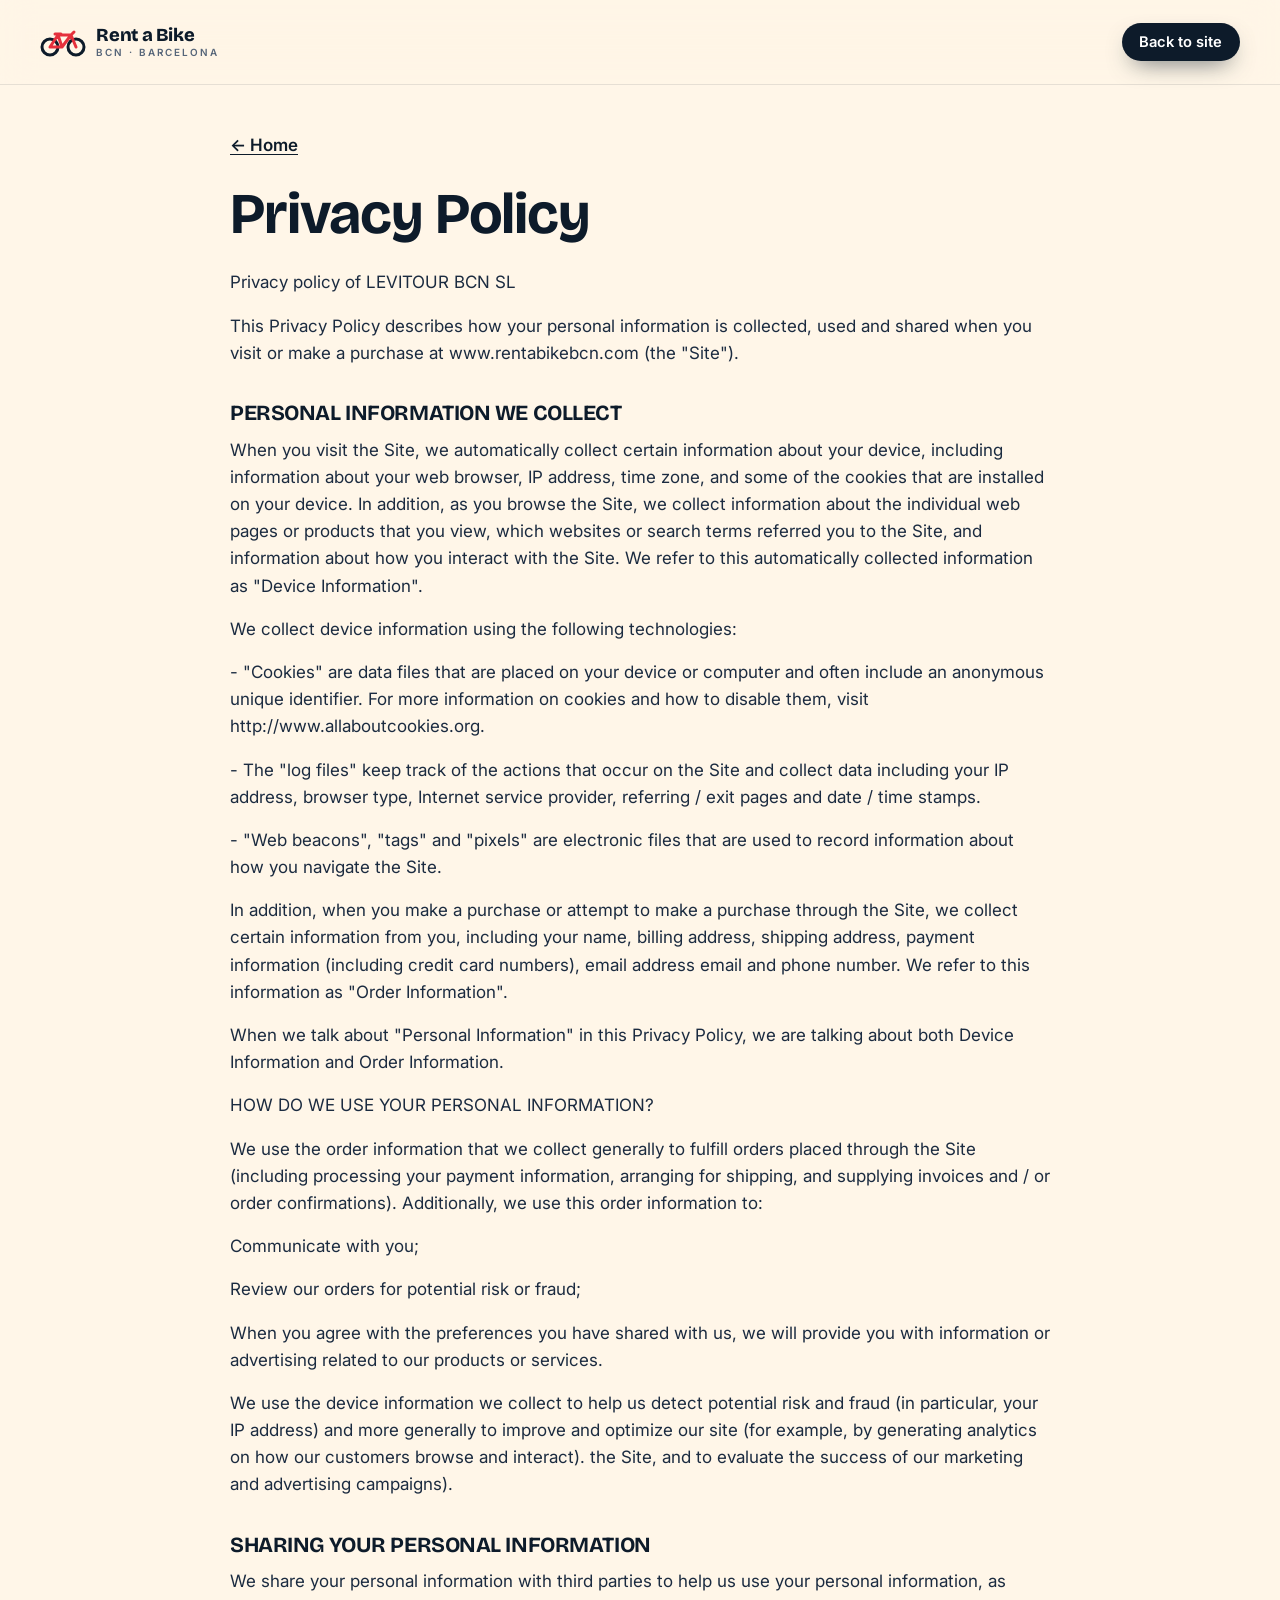
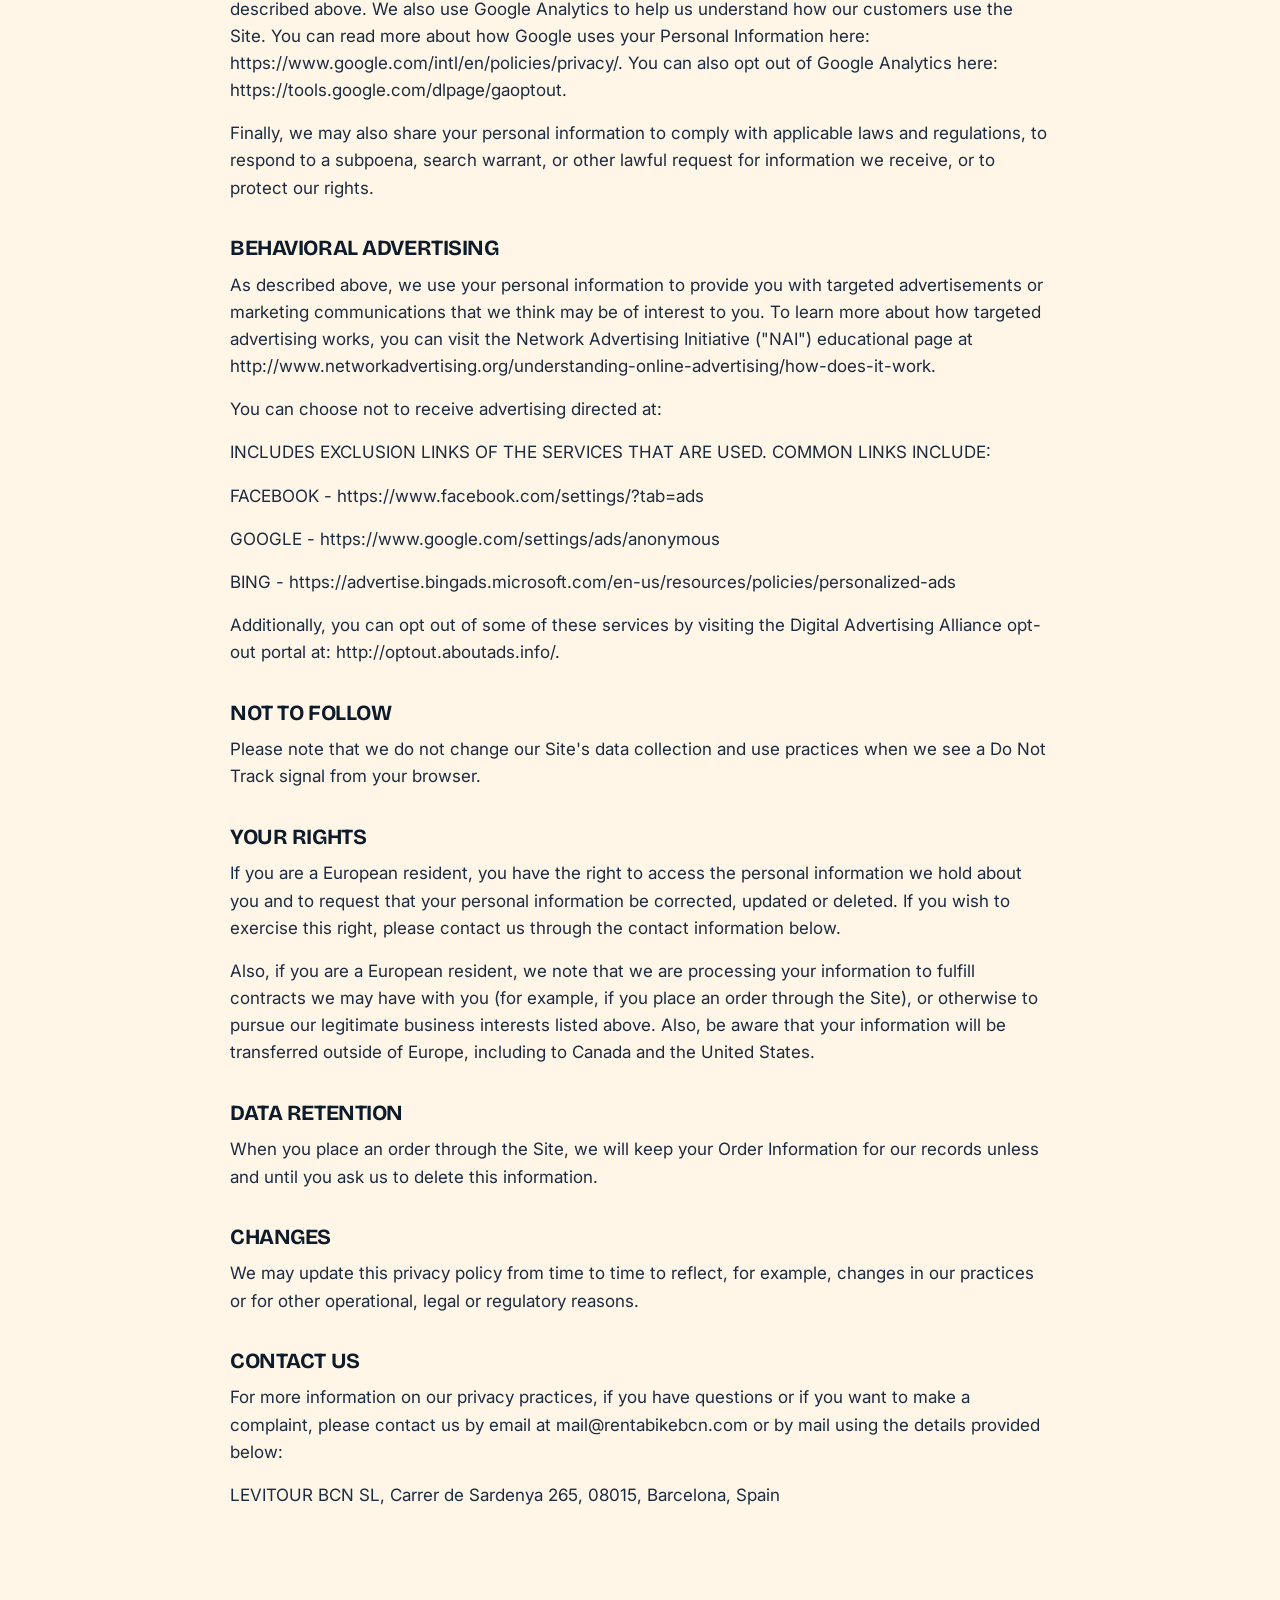
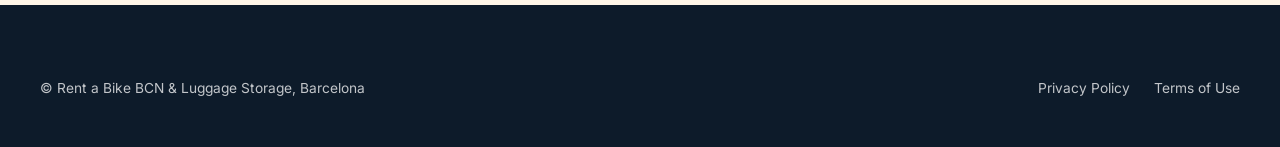
<file: privacy.html>
<!doctype html>
<html lang="en">
<head>
  <meta charset="utf-8">
  <meta name="viewport" content="width=device-width, initial-scale=1">
  <title>Privacy Policy — Rent a Bike BCN</title>
  <meta name="robots" content="noindex,follow">
  <link rel="icon" href="assets/img/favicon.svg" type="image/svg+xml">
  <link rel="preconnect" href="https://fonts.googleapis.com">
  <link rel="preconnect" href="https://fonts.gstatic.com" crossorigin>
  <link href="https://fonts.googleapis.com/css2?family=Bricolage+Grotesque:opsz,wght@12..96,700;12..96,800&amp;family=Inter:wght@400;500;600;700&amp;display=swap" rel="stylesheet">
  <link rel="stylesheet" href="assets/css/styles.css">
</head>
<body>
<header class="site-header is-scrolled">
  <div class="container nav">
    <a href="index.html" class="brand" aria-label="Rent a Bike BCN — home">
      <svg viewBox="0 0 46 32" fill="none" stroke-linecap="round" stroke-linejoin="round" aria-hidden="true"><circle cx="10" cy="21" r="8" stroke="#0d1b2a" stroke-width="3"/><circle cx="36" cy="21" r="8" stroke="#0d1b2a" stroke-width="3"/><path d="M10 21 18 9h13l5 12M18 9l4 12 9-12M10 21h12M31 9l3-3M15 8h6" stroke="#e5303c" stroke-width="3"/></svg>
      <span>Rent a Bike<small>BCN · Barcelona</small></span>
    </a>
    <a class="btn btn-ink btn-sm" href="index.html">Back to site</a>
  </div>
</header>
<main class="legal">
  <div class="container">
    <a class="back" href="index.html">&larr; Home</a>
    <h1>Privacy Policy</h1>
    <p>Privacy policy of LEVITOUR BCN SL</p>
    <p>This Privacy Policy describes how your personal information is collected, used and shared when you visit or make a purchase at www.rentabikebcn.com (the &quot;Site&quot;).</p>
    <h2>PERSONAL INFORMATION WE COLLECT</h2>
    <p>When you visit the Site, we automatically collect certain information about your device, including information about your web browser, IP address, time zone, and some of the cookies that are installed on your device. In addition, as you browse the Site, we collect information about the individual web pages or products that you view, which websites or search terms referred you to the Site, and information about how you interact with the Site. We refer to this automatically collected information as &quot;Device Information&quot;.</p>
    <p>We collect device information using the following technologies:</p>
    <p>- &quot;Cookies&quot; are data files that are placed on your device or computer and often include an anonymous unique identifier. For more information on cookies and how to disable them, visit <a href="http://www.allaboutcookies.org." rel="noopener">http://www.allaboutcookies.org.</a></p>
    <p>- The &quot;log files&quot; keep track of the actions that occur on the Site and collect data including your IP address, browser type, Internet service provider, referring / exit pages and date / time stamps.</p>
    <p>- &quot;Web beacons&quot;, &quot;tags&quot; and &quot;pixels&quot; are electronic files that are used to record information about how you navigate the Site.</p>
    <p>In addition, when you make a purchase or attempt to make a purchase through the Site, we collect certain information from you, including your name, billing address, shipping address, payment information (including credit card numbers), email address email and phone number. We refer to this information as &quot;Order Information&quot;.</p>
    <p>When we talk about &quot;Personal Information&quot; in this Privacy Policy, we are talking about both Device Information and Order Information.</p>
    <p>HOW DO WE USE YOUR PERSONAL INFORMATION?</p>
    <p>We use the order information that we collect generally to fulfill orders placed through the Site (including processing your payment information, arranging for shipping, and supplying invoices and / or order confirmations). Additionally, we use this order information to:</p>
    <p>Communicate with you;</p>
    <p>Review our orders for potential risk or fraud;</p>
    <p>When you agree with the preferences you have shared with us, we will provide you with information or advertising related to our products or services.</p>
    <p>We use the device information we collect to help us detect potential risk and fraud (in particular, your IP address) and more generally to improve and optimize our site (for example, by generating analytics on how our customers browse and interact). the Site, and to evaluate the success of our marketing and advertising campaigns).</p>
    <h2>SHARING YOUR PERSONAL INFORMATION</h2>
    <p>We share your personal information with third parties to help us use your personal information, as described above. We also use Google Analytics to help us understand how our customers use the Site. You can read more about how Google uses your Personal Information here: <a href="https://www.google.com/intl/en/policies/privacy/." rel="noopener">https://www.google.com/intl/en/policies/privacy/.</a> You can also opt out of Google Analytics here: <a href="https://tools.google.com/dlpage/gaoptout." rel="noopener">https://tools.google.com/dlpage/gaoptout.</a></p>
    <p>Finally, we may also share your personal information to comply with applicable laws and regulations, to respond to a subpoena, search warrant, or other lawful request for information we receive, or to protect our rights.</p>
    <h2>BEHAVIORAL ADVERTISING</h2>
    <p>As described above, we use your personal information to provide you with targeted advertisements or marketing communications that we think may be of interest to you. To learn more about how targeted advertising works, you can visit the Network Advertising Initiative (&quot;NAI&quot;) educational page at <a href="http://www.networkadvertising.org/understanding-online-advertising/how-does-it-work." rel="noopener">http://www.networkadvertising.org/understanding-online-advertising/how-does-it-work.</a></p>
    <p>You can choose not to receive advertising directed at:</p>
    <p>INCLUDES EXCLUSION LINKS OF THE SERVICES THAT ARE USED. COMMON LINKS INCLUDE:</p>
    <p>FACEBOOK - <a href="https://www.facebook.com/settings/?tab=ads" rel="noopener">https://www.facebook.com/settings/?tab=ads</a></p>
    <p>GOOGLE - <a href="https://www.google.com/settings/ads/anonymous" rel="noopener">https://www.google.com/settings/ads/anonymous</a></p>
    <p>BING - <a href="https://advertise.bingads.microsoft.com/en-us/resources/policies/personalized-ads" rel="noopener">https://advertise.bingads.microsoft.com/en-us/resources/policies/personalized-ads</a></p>
    <p>Additionally, you can opt out of some of these services by visiting the Digital Advertising Alliance opt-out portal at: <a href="http://optout.aboutads.info/." rel="noopener">http://optout.aboutads.info/.</a></p>
    <h2>NOT TO FOLLOW</h2>
    <p>Please note that we do not change our Site&#x27;s data collection and use practices when we see a Do Not Track signal from your browser.</p>
    <h2>YOUR RIGHTS</h2>
    <p>If you are a European resident, you have the right to access the personal information we hold about you and to request that your personal information be corrected, updated or deleted. If you wish to exercise this right, please contact us through the contact information below.</p>
    <p>Also, if you are a European resident, we note that we are processing your information to fulfill contracts we may have with you (for example, if you place an order through the Site), or otherwise to pursue our legitimate business interests listed above. Also, be aware that your information will be transferred outside of Europe, including to Canada and the United States.</p>
    <h2>DATA RETENTION</h2>
    <p>When you place an order through the Site, we will keep your Order Information for our records unless and until you ask us to delete this information.</p>
    <h2>CHANGES</h2>
    <p>We may update this privacy policy from time to time to reflect, for example, changes in our practices or for other operational, legal or regulatory reasons.</p>
    <h2>CONTACT US</h2>
    <p>For more information on our privacy practices, if you have questions or if you want to make a complaint, please contact us by email at mail@rentabikebcn.com or by mail using the details provided below:</p>
    <p>LEVITOUR BCN SL, Carrer de Sardenya 265, 08015, Barcelona, Spain</p>
  </div>
</main>
<footer class="site-footer" style="padding-bottom:3rem">
  <div class="container footer-bottom" style="margin-top:0;border-top:0;padding-top:0">
    <span>© Rent a Bike BCN &amp; Luggage Storage, Barcelona</span>
    <nav aria-label="Legal"><a href="privacy.html">Privacy Policy</a><a href="terms.html">Terms of Use</a></nav>
  </div>
</footer>
</body>
</html>
</file>
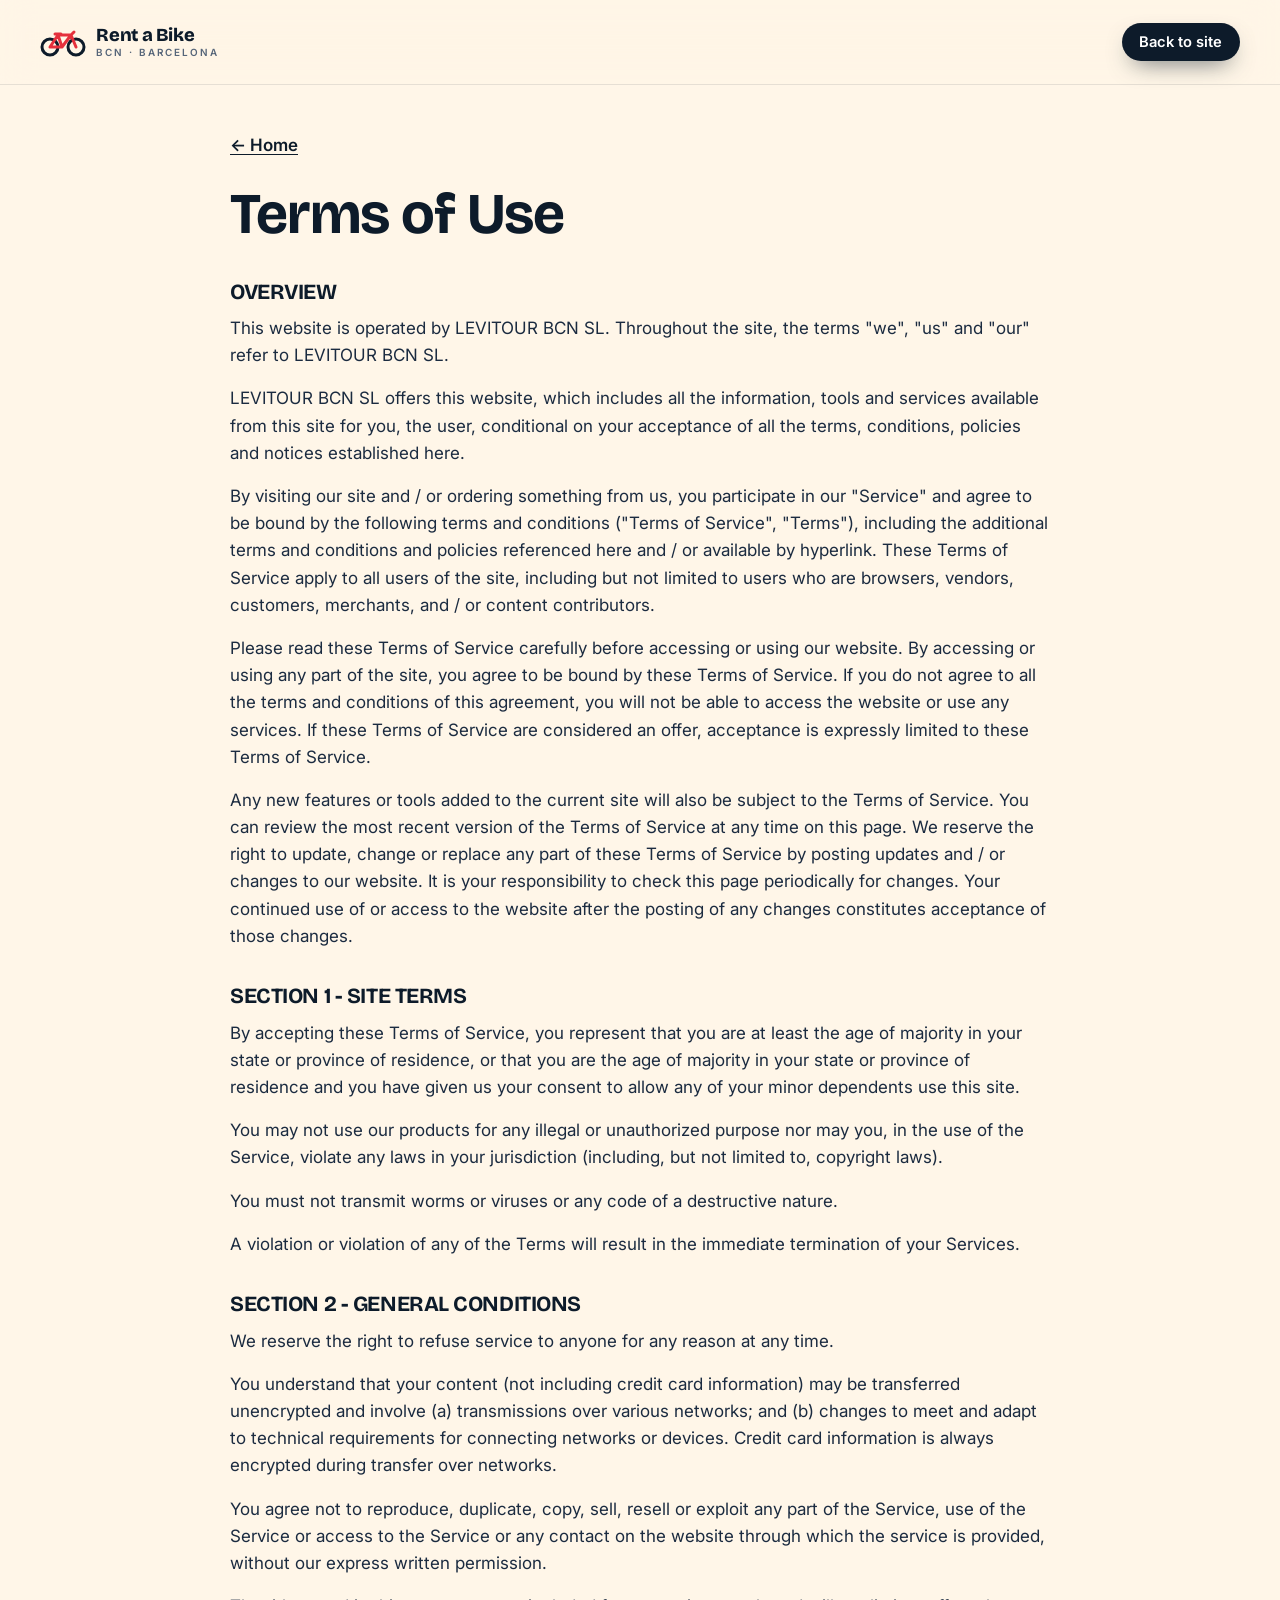
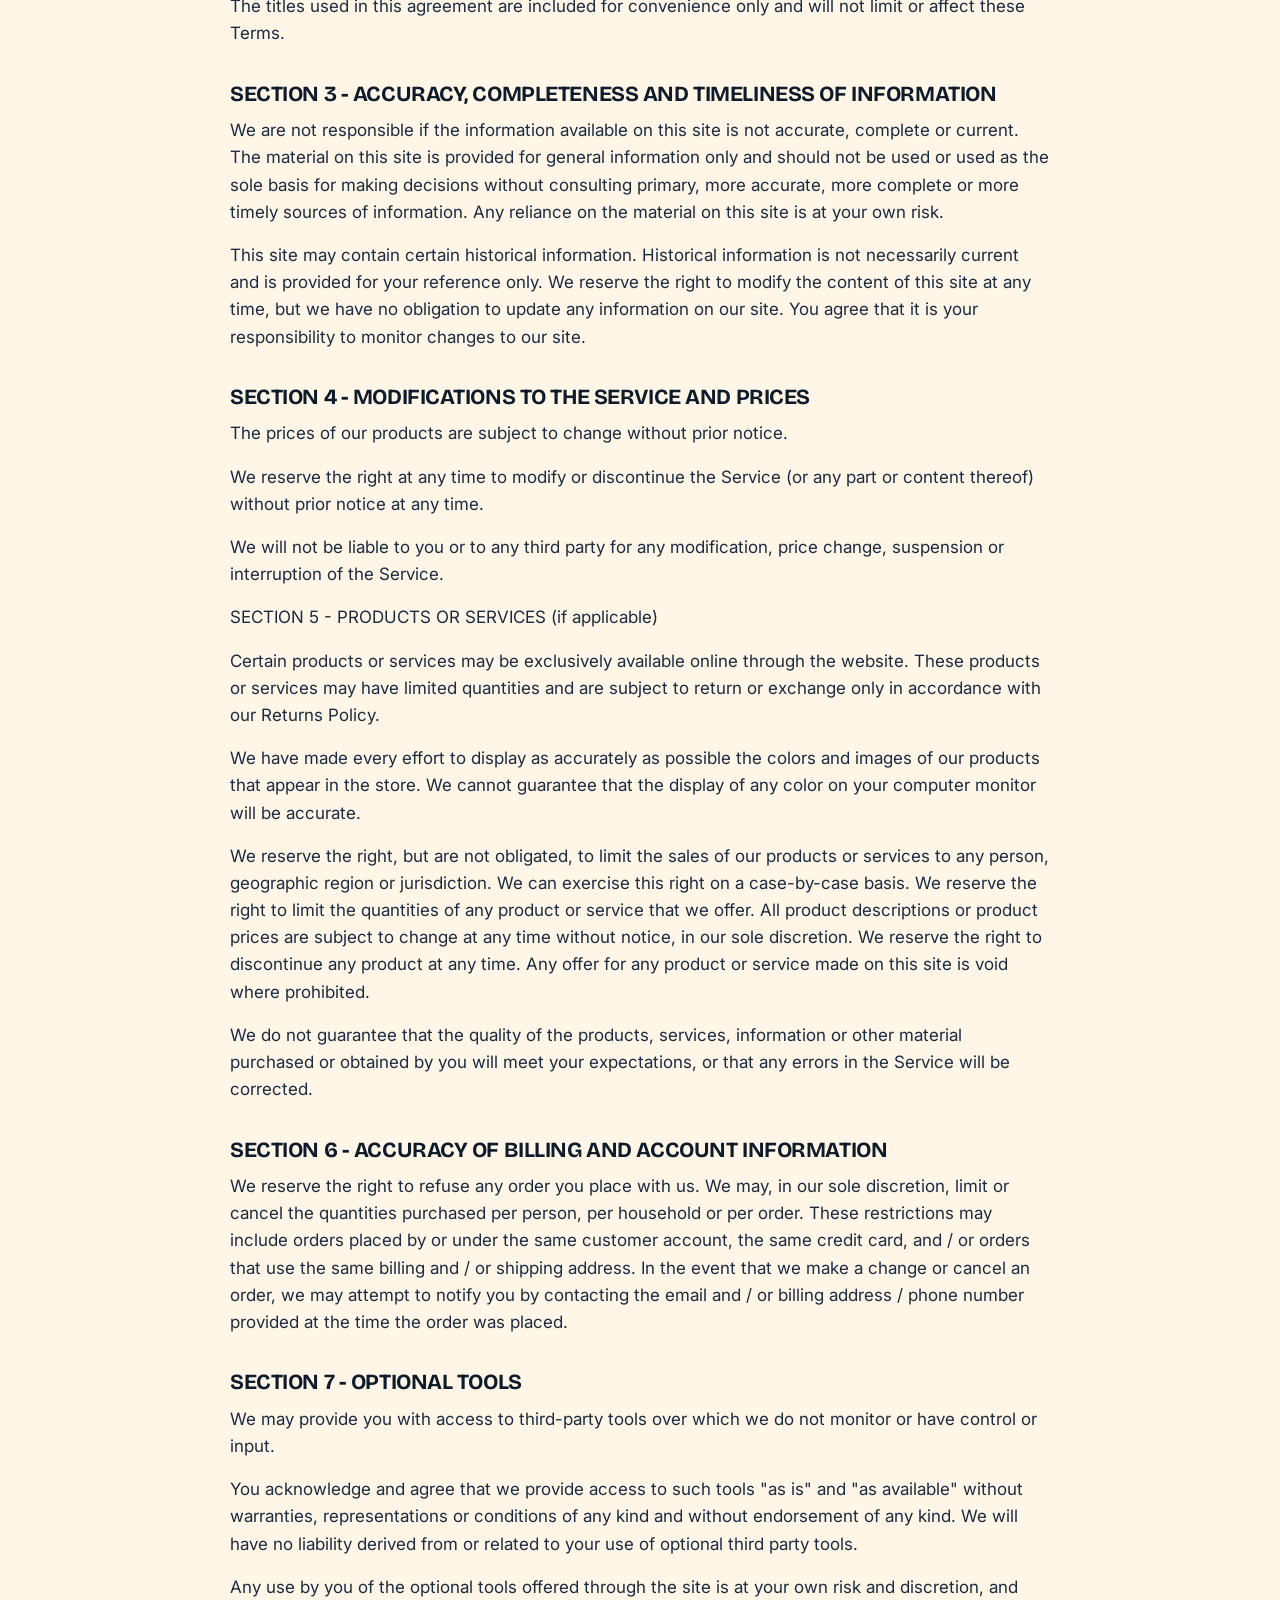
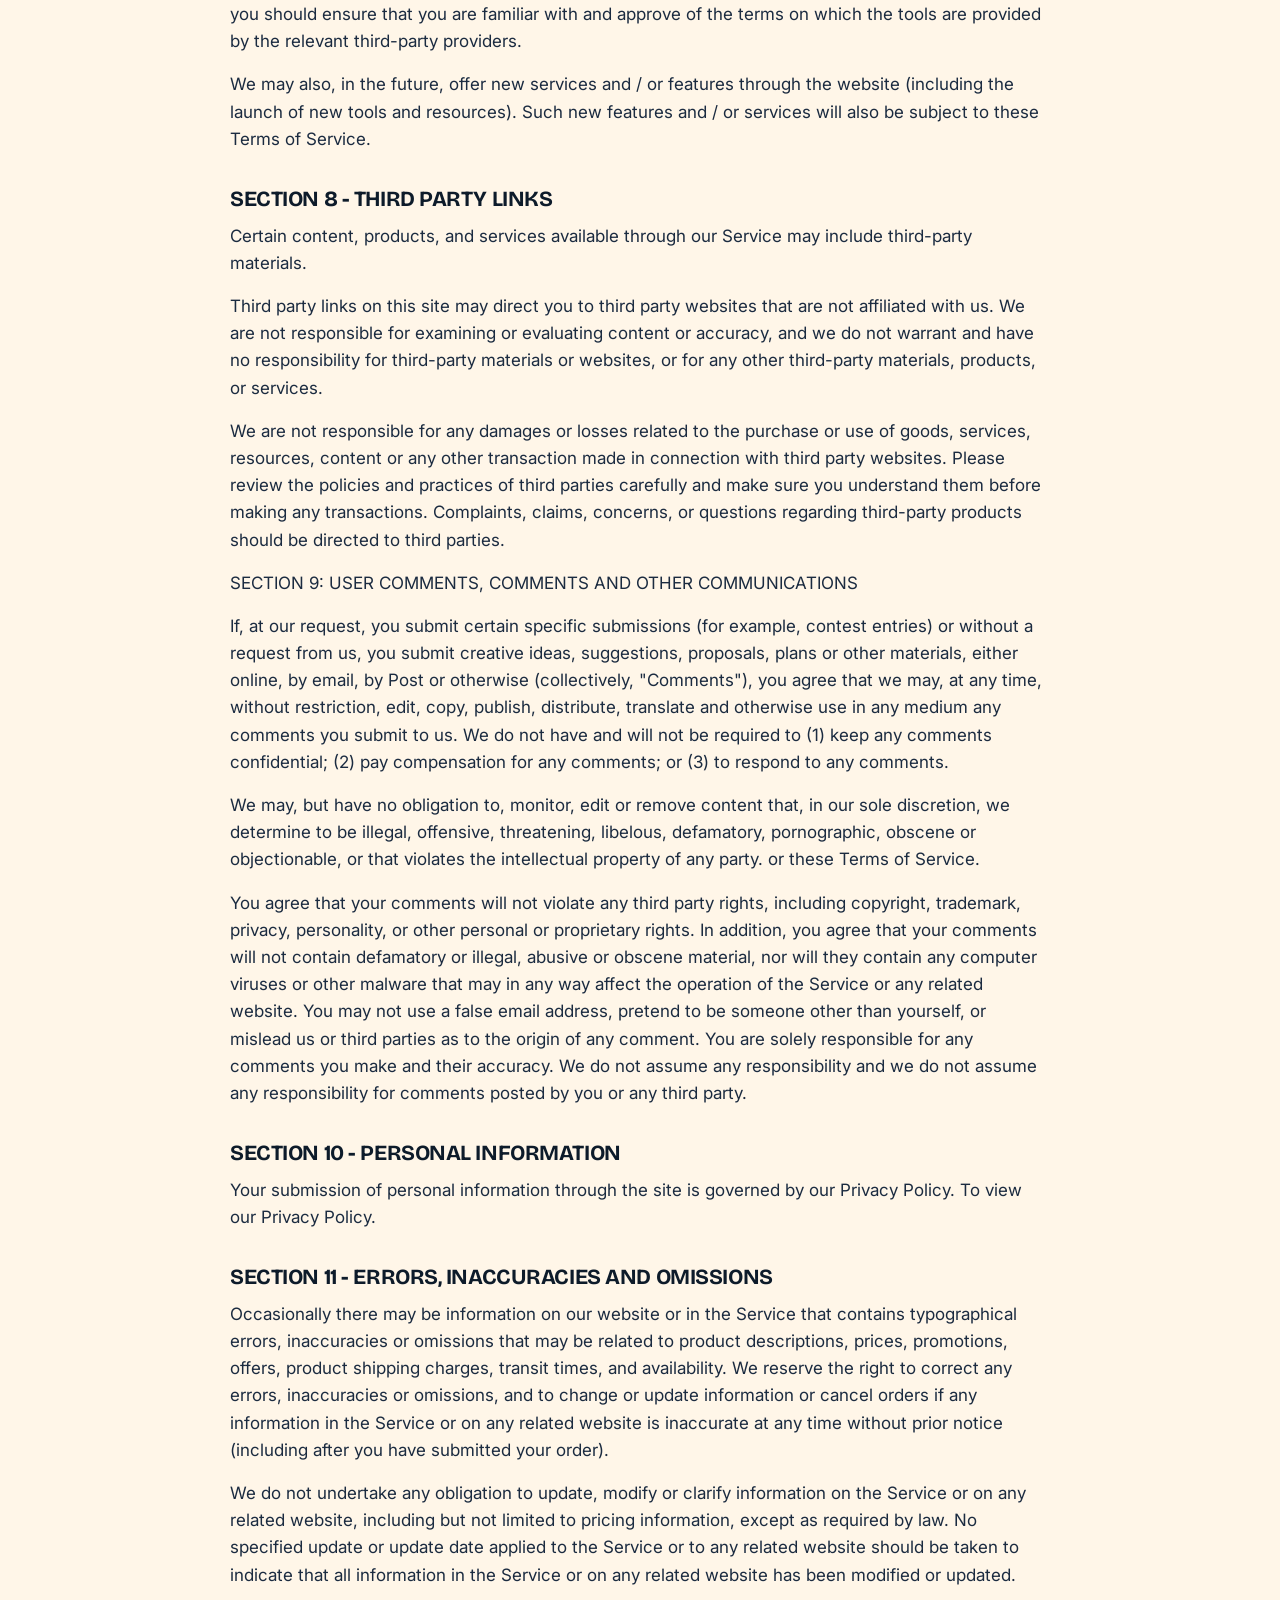
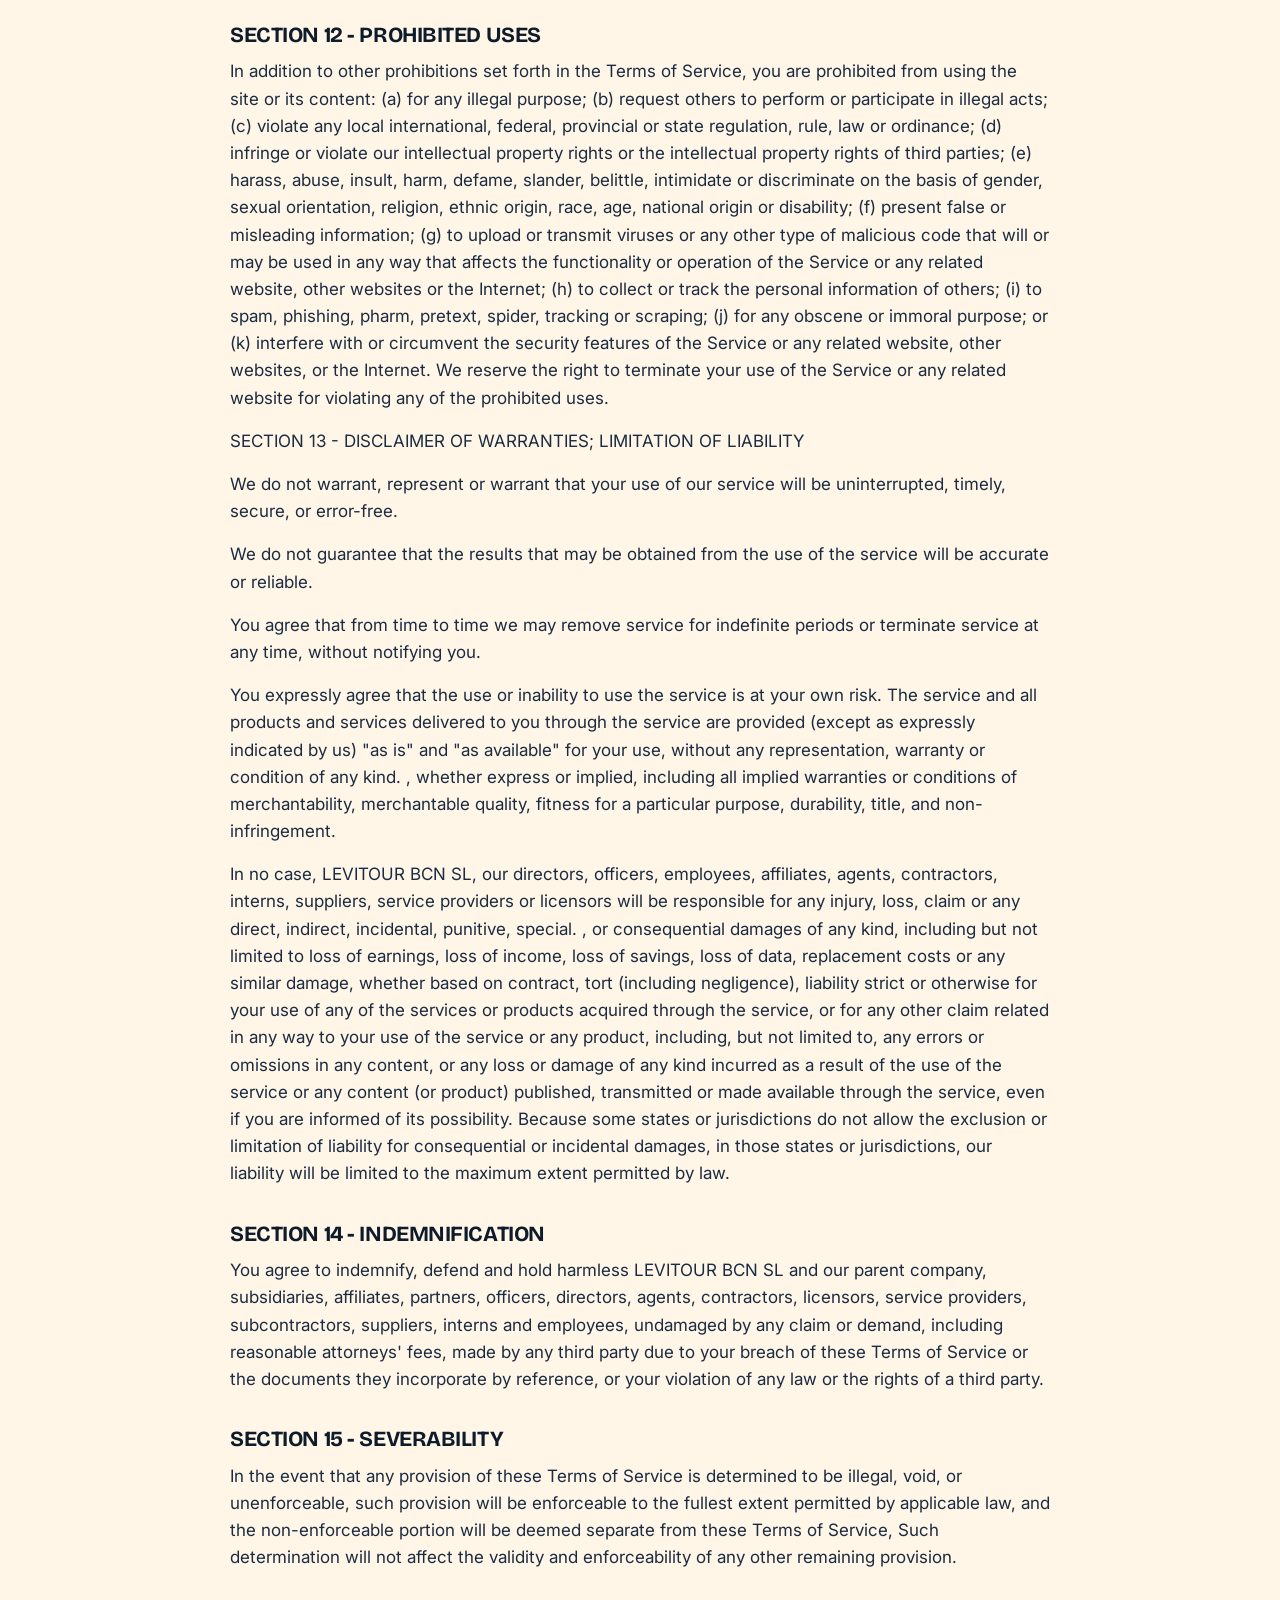
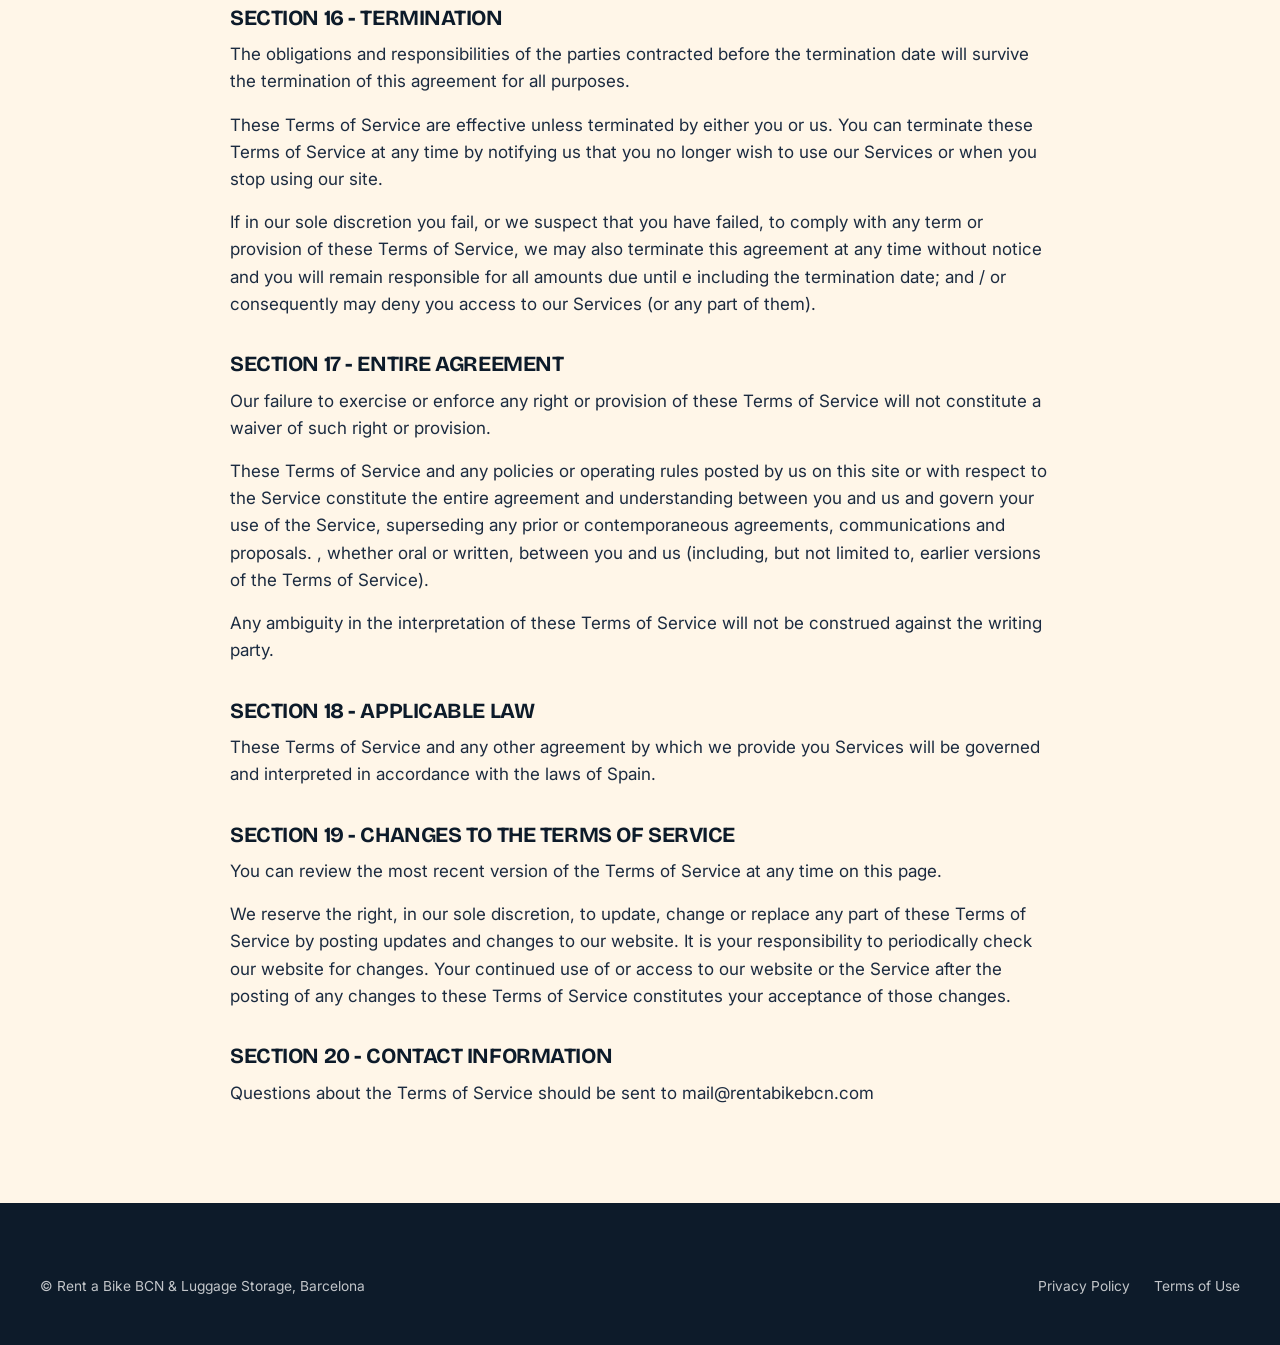
<file: terms.html>
<!doctype html>
<html lang="en">
<head>
  <meta charset="utf-8">
  <meta name="viewport" content="width=device-width, initial-scale=1">
  <title>Terms of Use — Rent a Bike BCN</title>
  <meta name="robots" content="noindex,follow">
  <link rel="icon" href="assets/img/favicon.svg" type="image/svg+xml">
  <link rel="preconnect" href="https://fonts.googleapis.com">
  <link rel="preconnect" href="https://fonts.gstatic.com" crossorigin>
  <link href="https://fonts.googleapis.com/css2?family=Bricolage+Grotesque:opsz,wght@12..96,700;12..96,800&amp;family=Inter:wght@400;500;600;700&amp;display=swap" rel="stylesheet">
  <link rel="stylesheet" href="assets/css/styles.css">
</head>
<body>
<header class="site-header is-scrolled">
  <div class="container nav">
    <a href="index.html" class="brand" aria-label="Rent a Bike BCN — home">
      <svg viewBox="0 0 46 32" fill="none" stroke-linecap="round" stroke-linejoin="round" aria-hidden="true"><circle cx="10" cy="21" r="8" stroke="#0d1b2a" stroke-width="3"/><circle cx="36" cy="21" r="8" stroke="#0d1b2a" stroke-width="3"/><path d="M10 21 18 9h13l5 12M18 9l4 12 9-12M10 21h12M31 9l3-3M15 8h6" stroke="#e5303c" stroke-width="3"/></svg>
      <span>Rent a Bike<small>BCN · Barcelona</small></span>
    </a>
    <a class="btn btn-ink btn-sm" href="index.html">Back to site</a>
  </div>
</header>
<main class="legal">
  <div class="container">
    <a class="back" href="index.html">&larr; Home</a>
    <h1>Terms of Use</h1>
    <h2>OVERVIEW</h2>
    <p>This website is operated by LEVITOUR BCN SL. Throughout the site, the terms &quot;we&quot;, &quot;us&quot; and &quot;our&quot; refer to LEVITOUR BCN SL.</p>
    <p>LEVITOUR BCN SL offers this website, which includes all the information, tools and services available from this site for you, the user, conditional on your acceptance of all the terms, conditions, policies and notices established here.</p>
    <p>By visiting our site and / or ordering something from us, you participate in our &quot;Service&quot; and agree to be bound by the following terms and conditions (&quot;Terms of Service&quot;, &quot;Terms&quot;), including the additional terms and conditions and policies referenced here and / or available by hyperlink. These Terms of Service apply to all users of the site, including but not limited to users who are browsers, vendors, customers, merchants, and / or content contributors.</p>
    <p>Please read these Terms of Service carefully before accessing or using our website. By accessing or using any part of the site, you agree to be bound by these Terms of Service. If you do not agree to all the terms and conditions of this agreement, you will not be able to access the website or use any services. If these Terms of Service are considered an offer, acceptance is expressly limited to these Terms of Service.</p>
    <p>Any new features or tools added to the current site will also be subject to the Terms of Service. You can review the most recent version of the Terms of Service at any time on this page. We reserve the right to update, change or replace any part of these Terms of Service by posting updates and / or changes to our website. It is your responsibility to check this page periodically for changes. Your continued use of or access to the website after the posting of any changes constitutes acceptance of those changes.</p>
    <h2>SECTION 1 - SITE TERMS</h2>
    <p>By accepting these Terms of Service, you represent that you are at least the age of majority in your state or province of residence, or that you are the age of majority in your state or province of residence and you have given us your consent to allow any of your minor dependents use this site.</p>
    <p>You may not use our products for any illegal or unauthorized purpose nor may you, in the use of the Service, violate any laws in your jurisdiction (including, but not limited to, copyright laws).</p>
    <p>You must not transmit worms or viruses or any code of a destructive nature.</p>
    <p>A violation or violation of any of the Terms will result in the immediate termination of your Services.</p>
    <h2>SECTION 2 - GENERAL CONDITIONS</h2>
    <p>We reserve the right to refuse service to anyone for any reason at any time.</p>
    <p>You understand that your content (not including credit card information) may be transferred unencrypted and involve (a) transmissions over various networks; and (b) changes to meet and adapt to technical requirements for connecting networks or devices. Credit card information is always encrypted during transfer over networks.</p>
    <p>You agree not to reproduce, duplicate, copy, sell, resell or exploit any part of the Service, use of the Service or access to the Service or any contact on the website through which the service is provided, without our express written permission.</p>
    <p>The titles used in this agreement are included for convenience only and will not limit or affect these Terms.</p>
    <h2>SECTION 3 - ACCURACY, COMPLETENESS AND TIMELINESS OF INFORMATION</h2>
    <p>We are not responsible if the information available on this site is not accurate, complete or current. The material on this site is provided for general information only and should not be used or used as the sole basis for making decisions without consulting primary, more accurate, more complete or more timely sources of information. Any reliance on the material on this site is at your own risk.</p>
    <p>This site may contain certain historical information. Historical information is not necessarily current and is provided for your reference only. We reserve the right to modify the content of this site at any time, but we have no obligation to update any information on our site. You agree that it is your responsibility to monitor changes to our site.</p>
    <h2>SECTION 4 - MODIFICATIONS TO THE SERVICE AND PRICES</h2>
    <p>The prices of our products are subject to change without prior notice.</p>
    <p>We reserve the right at any time to modify or discontinue the Service (or any part or content thereof) without prior notice at any time.</p>
    <p>We will not be liable to you or to any third party for any modification, price change, suspension or interruption of the Service.</p>
    <p>SECTION 5 - PRODUCTS OR SERVICES (if applicable)</p>
    <p>Certain products or services may be exclusively available online through the website. These products or services may have limited quantities and are subject to return or exchange only in accordance with our Returns Policy.</p>
    <p>We have made every effort to display as accurately as possible the colors and images of our products that appear in the store. We cannot guarantee that the display of any color on your computer monitor will be accurate.</p>
    <p>We reserve the right, but are not obligated, to limit the sales of our products or services to any person, geographic region or jurisdiction. We can exercise this right on a case-by-case basis. We reserve the right to limit the quantities of any product or service that we offer. All product descriptions or product prices are subject to change at any time without notice, in our sole discretion. We reserve the right to discontinue any product at any time. Any offer for any product or service made on this site is void where prohibited.</p>
    <p>We do not guarantee that the quality of the products, services, information or other material purchased or obtained by you will meet your expectations, or that any errors in the Service will be corrected.</p>
    <h2>SECTION 6 - ACCURACY OF BILLING AND ACCOUNT INFORMATION</h2>
    <p>We reserve the right to refuse any order you place with us. We may, in our sole discretion, limit or cancel the quantities purchased per person, per household or per order. These restrictions may include orders placed by or under the same customer account, the same credit card, and / or orders that use the same billing and / or shipping address. In the event that we make a change or cancel an order, we may attempt to notify you by contacting the email and / or billing address / phone number provided at the time the order was placed.</p>
    <h2>SECTION 7 - OPTIONAL TOOLS</h2>
    <p>We may provide you with access to third-party tools over which we do not monitor or have control or input.</p>
    <p>You acknowledge and agree that we provide access to such tools &quot;as is&quot; and &quot;as available&quot; without warranties, representations or conditions of any kind and without endorsement of any kind. We will have no liability derived from or related to your use of optional third party tools.</p>
    <p>Any use by you of the optional tools offered through the site is at your own risk and discretion, and you should ensure that you are familiar with and approve of the terms on which the tools are provided by the relevant third-party providers.</p>
    <p>We may also, in the future, offer new services and / or features through the website (including the launch of new tools and resources). Such new features and / or services will also be subject to these Terms of Service.</p>
    <h2>SECTION 8 - THIRD PARTY LINKS</h2>
    <p>Certain content, products, and services available through our Service may include third-party materials.</p>
    <p>Third party links on this site may direct you to third party websites that are not affiliated with us. We are not responsible for examining or evaluating content or accuracy, and we do not warrant and have no responsibility for third-party materials or websites, or for any other third-party materials, products, or services.</p>
    <p>We are not responsible for any damages or losses related to the purchase or use of goods, services, resources, content or any other transaction made in connection with third party websites. Please review the policies and practices of third parties carefully and make sure you understand them before making any transactions. Complaints, claims, concerns, or questions regarding third-party products should be directed to third parties.</p>
    <p>SECTION 9: USER COMMENTS, COMMENTS AND OTHER COMMUNICATIONS</p>
    <p>If, at our request, you submit certain specific submissions (for example, contest entries) or without a request from us, you submit creative ideas, suggestions, proposals, plans or other materials, either online, by email, by Post or otherwise (collectively, &quot;Comments&quot;), you agree that we may, at any time, without restriction, edit, copy, publish, distribute, translate and otherwise use in any medium any comments you submit to us. We do not have and will not be required to (1) keep any comments confidential; (2) pay compensation for any comments; or (3) to respond to any comments.</p>
    <p>We may, but have no obligation to, monitor, edit or remove content that, in our sole discretion, we determine to be illegal, offensive, threatening, libelous, defamatory, pornographic, obscene or objectionable, or that violates the intellectual property of any party. or these Terms of Service.</p>
    <p>You agree that your comments will not violate any third party rights, including copyright, trademark, privacy, personality, or other personal or proprietary rights. In addition, you agree that your comments will not contain defamatory or illegal, abusive or obscene material, nor will they contain any computer viruses or other malware that may in any way affect the operation of the Service or any related website. You may not use a false email address, pretend to be someone other than yourself, or mislead us or third parties as to the origin of any comment. You are solely responsible for any comments you make and their accuracy. We do not assume any responsibility and we do not assume any responsibility for comments posted by you or any third party.</p>
    <h2>SECTION 10 - PERSONAL INFORMATION</h2>
    <p>Your submission of personal information through the site is governed by our Privacy Policy. To view our Privacy Policy.</p>
    <h2>SECTION 11 - ERRORS, INACCURACIES AND OMISSIONS</h2>
    <p>Occasionally there may be information on our website or in the Service that contains typographical errors, inaccuracies or omissions that may be related to product descriptions, prices, promotions, offers, product shipping charges, transit times, and availability. We reserve the right to correct any errors, inaccuracies or omissions, and to change or update information or cancel orders if any information in the Service or on any related website is inaccurate at any time without prior notice (including after you have submitted your order).</p>
    <p>We do not undertake any obligation to update, modify or clarify information on the Service or on any related website, including but not limited to pricing information, except as required by law. No specified update or update date applied to the Service or to any related website should be taken to indicate that all information in the Service or on any related website has been modified or updated.</p>
    <h2>SECTION 12 - PROHIBITED USES</h2>
    <p>In addition to other prohibitions set forth in the Terms of Service, you are prohibited from using the site or its content: (a) for any illegal purpose; (b) request others to perform or participate in illegal acts; (c) violate any local international, federal, provincial or state regulation, rule, law or ordinance; (d) infringe or violate our intellectual property rights or the intellectual property rights of third parties; (e) harass, abuse, insult, harm, defame, slander, belittle, intimidate or discriminate on the basis of gender, sexual orientation, religion, ethnic origin, race, age, national origin or disability; (f) present false or misleading information; (g) to upload or transmit viruses or any other type of malicious code that will or may be used in any way that affects the functionality or operation of the Service or any related website, other websites or the Internet; (h) to collect or track the personal information of others; (i) to spam, phishing, pharm, pretext, spider, tracking or scraping; (j) for any obscene or immoral purpose; or (k) interfere with or circumvent the security features of the Service or any related website, other websites, or the Internet. We reserve the right to terminate your use of the Service or any related website for violating any of the prohibited uses.</p>
    <p>SECTION 13 - DISCLAIMER OF WARRANTIES; LIMITATION OF LIABILITY</p>
    <p>We do not warrant, represent or warrant that your use of our service will be uninterrupted, timely, secure, or error-free.</p>
    <p>We do not guarantee that the results that may be obtained from the use of the service will be accurate or reliable.</p>
    <p>You agree that from time to time we may remove service for indefinite periods or terminate service at any time, without notifying you.</p>
    <p>You expressly agree that the use or inability to use the service is at your own risk. The service and all products and services delivered to you through the service are provided (except as expressly indicated by us) &quot;as is&quot; and &quot;as available&quot; for your use, without any representation, warranty or condition of any kind. , whether express or implied, including all implied warranties or conditions of merchantability, merchantable quality, fitness for a particular purpose, durability, title, and non-infringement.</p>
    <p>In no case, LEVITOUR BCN SL, our directors, officers, employees, affiliates, agents, contractors, interns, suppliers, service providers or licensors will be responsible for any injury, loss, claim or any direct, indirect, incidental, punitive, special. , or consequential damages of any kind, including but not limited to loss of earnings, loss of income, loss of savings, loss of data, replacement costs or any similar damage, whether based on contract, tort (including negligence), liability strict or otherwise for your use of any of the services or products acquired through the service, or for any other claim related in any way to your use of the service or any product, including, but not limited to, any errors or omissions in any content, or any loss or damage of any kind incurred as a result of the use of the service or any content (or product) published, transmitted or made available through the service, even if you are informed of its possibility. Because some states or jurisdictions do not allow the exclusion or limitation of liability for consequential or incidental damages, in those states or jurisdictions, our liability will be limited to the maximum extent permitted by law.</p>
    <h2>SECTION 14 - INDEMNIFICATION</h2>
    <p>You agree to indemnify, defend and hold harmless LEVITOUR BCN SL and our parent company, subsidiaries, affiliates, partners, officers, directors, agents, contractors, licensors, service providers, subcontractors, suppliers, interns and employees, undamaged by any claim or demand, including reasonable attorneys&#x27; fees, made by any third party due to your breach of these Terms of Service or the documents they incorporate by reference, or your violation of any law or the rights of a third party.</p>
    <h2>SECTION 15 - SEVERABILITY</h2>
    <p>In the event that any provision of these Terms of Service is determined to be illegal, void, or unenforceable, such provision will be enforceable to the fullest extent permitted by applicable law, and the non-enforceable portion will be deemed separate from these Terms of Service, Such determination will not affect the validity and enforceability of any other remaining provision.</p>
    <h2>SECTION 16 - TERMINATION</h2>
    <p>The obligations and responsibilities of the parties contracted before the termination date will survive the termination of this agreement for all purposes.</p>
    <p>These Terms of Service are effective unless terminated by either you or us. You can terminate these Terms of Service at any time by notifying us that you no longer wish to use our Services or when you stop using our site.</p>
    <p>If in our sole discretion you fail, or we suspect that you have failed, to comply with any term or provision of these Terms of Service, we may also terminate this agreement at any time without notice and you will remain responsible for all amounts due until e including the termination date; and / or consequently may deny you access to our Services (or any part of them).</p>
    <h2>SECTION 17 - ENTIRE AGREEMENT</h2>
    <p>Our failure to exercise or enforce any right or provision of these Terms of Service will not constitute a waiver of such right or provision.</p>
    <p>These Terms of Service and any policies or operating rules posted by us on this site or with respect to the Service constitute the entire agreement and understanding between you and us and govern your use of the Service, superseding any prior or contemporaneous agreements, communications and proposals. , whether oral or written, between you and us (including, but not limited to, earlier versions of the Terms of Service).</p>
    <p>Any ambiguity in the interpretation of these Terms of Service will not be construed against the writing party.</p>
    <h2>SECTION 18 - APPLICABLE LAW</h2>
    <p>These Terms of Service and any other agreement by which we provide you Services will be governed and interpreted in accordance with the laws of Spain.</p>
    <h2>SECTION 19 - CHANGES TO THE TERMS OF SERVICE</h2>
    <p>You can review the most recent version of the Terms of Service at any time on this page.</p>
    <p>We reserve the right, in our sole discretion, to update, change or replace any part of these Terms of Service by posting updates and changes to our website. It is your responsibility to periodically check our website for changes. Your continued use of or access to our website or the Service after the posting of any changes to these Terms of Service constitutes your acceptance of those changes.</p>
    <h2>SECTION 20 - CONTACT INFORMATION</h2>
    <p>Questions about the Terms of Service should be sent to mail@rentabikebcn.com</p>
  </div>
</main>
<footer class="site-footer" style="padding-bottom:3rem">
  <div class="container footer-bottom" style="margin-top:0;border-top:0;padding-top:0">
    <span>© Rent a Bike BCN &amp; Luggage Storage, Barcelona</span>
    <nav aria-label="Legal"><a href="privacy.html">Privacy Policy</a><a href="terms.html">Terms of Use</a></nav>
  </div>
</footer>
</body>
</html>
</file>
<file: assets/css/styles.css>
/* Rent a Bike BCN — design system
   Palette: ink navy, brand red, sun yellow, sea teal on warm sand. */
:root {
  --ink: #0d1b2a;
  --ink-2: #1b2b40;
  --muted: #566579;
  --line: rgba(13, 27, 42, 0.1);
  --red: #e5303c;
  --red-dark: #c4222d;
  --sun: #ffc23d;
  --coral: #ff7a59;
  --sea: #14b8c4;
  --sea-dark: #0b8b95;
  --sand: #fff6e8;
  --sand-2: #ffe9c8;
  --white: #fff;
  --wa: #25d366;
  --wa-dark: #1ebe5b;

  --font-display: "Bricolage Grotesque", "Segoe UI", system-ui, sans-serif;
  --font-body: "Inter", system-ui, -apple-system, "Segoe UI", Roboto, sans-serif;

  --r-sm: 12px;
  --r-md: 20px;
  --r-lg: 32px;
  --shadow-sm: 0 2px 10px rgba(13, 27, 42, 0.06);
  --shadow-md: 0 14px 40px -12px rgba(13, 27, 42, 0.22);
  --shadow-lg: 0 30px 70px -20px rgba(13, 27, 42, 0.35);
  --ease: cubic-bezier(0.22, 1, 0.36, 1);
  --header-h: 72px;
  --container: min(1200px, 100% - 2.5rem);
}

*, *::before, *::after { box-sizing: border-box; }
html { overflow-x: clip; scroll-behavior: smooth; -webkit-text-size-adjust: 100%; scroll-padding-top: calc(var(--header-h) + 12px); }
body {
  margin: 0;
  font-family: var(--font-body);
  font-size: 1.0625rem;
  line-height: 1.6;
  color: var(--ink);
  background: var(--sand);
  -webkit-font-smoothing: antialiased;
}
body.no-scroll { overflow: hidden; }
img, svg { max-width: 100%; display: block; }
img { height: auto; }
a { color: inherit; text-decoration: none; }
button { font: inherit; color: inherit; cursor: pointer; border: 0; background: none; }
h1, h2, h3, h4 { font-family: var(--font-display); line-height: 1.08; margin: 0; letter-spacing: -0.02em; font-weight: 700; }
p { margin: 0; }
ul { margin: 0; padding: 0; list-style: none; }
:focus-visible { outline: 3px solid var(--sea); outline-offset: 3px; border-radius: 6px; }
.container { width: var(--container); margin-inline: auto; }
.visually-hidden { position: absolute; width: 1px; height: 1px; overflow: hidden; clip: rect(0 0 0 0); white-space: nowrap; }
.skip-link { position: absolute; left: 1rem; top: -4rem; z-index: 200; background: var(--ink); color: #fff; padding: .6rem 1rem; border-radius: 10px; transition: top .2s; }
.skip-link:focus { top: 1rem; }

/* ---------- Buttons ---------- */
.btn {
  --bg: var(--red); --fg: #fff;
  display: inline-flex; align-items: center; justify-content: center; gap: .6rem;
  padding: .95rem 1.5rem; border-radius: 999px;
  background: var(--bg); color: var(--fg);
  font-weight: 600; font-size: 1rem; line-height: 1; white-space: nowrap;
  box-shadow: 0 10px 24px -10px color-mix(in srgb, var(--bg) 70%, transparent);
  transition: transform .35s var(--ease), box-shadow .35s var(--ease), background .25s;
  position: relative; overflow: hidden; isolation: isolate;
}
.btn svg { width: 1.2em; height: 1.2em; flex: none; transition: transform .35s var(--ease); }
.btn:hover { transform: translateY(-3px); box-shadow: 0 18px 30px -12px color-mix(in srgb, var(--bg) 75%, transparent); }
.btn:hover svg.arrow { transform: translateX(4px); }
.btn:active { transform: translateY(0) scale(.98); }
.btn-wa { --bg: var(--wa); --fg: #06301a; }
.btn-wa:hover { --bg: var(--wa-dark); }
.btn-ink { --bg: var(--ink); --fg: #fff; }
.btn-ghost { --bg: transparent; --fg: var(--ink); box-shadow: inset 0 0 0 2px var(--ink); }
.btn-ghost:hover { --bg: var(--ink); --fg: #fff; box-shadow: inset 0 0 0 2px var(--ink); }
.btn-light { --bg: #fff; --fg: var(--ink); }
.btn-sm { padding: .7rem 1.1rem; font-size: .92rem; }
.btn-block { width: 100%; }
.btn::after { /* shine sweep */
  content: ""; position: absolute; inset: 0; z-index: -1;
  background: linear-gradient(115deg, transparent 30%, rgba(255,255,255,.35) 50%, transparent 70%);
  transform: translateX(-120%); transition: transform .7s var(--ease);
}
.btn:hover::after { transform: translateX(120%); }

/* ---------- Header ---------- */
.site-header {
  position: fixed; inset: 0 0 auto 0; z-index: 100; height: var(--header-h);
  display: flex; align-items: center;
  transition: background .3s, box-shadow .3s, backdrop-filter .3s, transform .4s var(--ease);
}
.site-header.is-scrolled { background: rgba(255, 246, 232, .82); backdrop-filter: saturate(160%) blur(16px); -webkit-backdrop-filter: saturate(160%) blur(16px); box-shadow: 0 1px 0 var(--line); }
.nav { display: flex; align-items: center; justify-content: space-between; gap: 1.5rem; }
.brand { display: inline-flex; align-items: center; gap: .65rem; font-family: var(--font-display); font-weight: 800; letter-spacing: -.02em; font-size: 1.15rem; line-height: 1; }
.brand svg { width: 46px; height: 32px; }
.brand small { display: block; font-family: var(--font-body); font-weight: 600; font-size: .62rem; letter-spacing: .2em; color: var(--muted); margin-top: .25rem; text-transform: uppercase; }
.nav-links { display: none; gap: 2rem; font-weight: 500; font-size: .98rem; }
.nav-links a { position: relative; padding: .4rem 0; }
.nav-links a::after { content: ""; position: absolute; left: 0; right: 0; bottom: 0; height: 2px; background: var(--red); transform: scaleX(0); transform-origin: left; transition: transform .35s var(--ease); }
.nav-links a:hover::after, .nav-links a.is-active::after { transform: scaleX(1); }
.nav-actions { display: flex; align-items: center; gap: .6rem; }
.lang { display: inline-flex; background: rgba(13,27,42,.06); border-radius: 999px; padding: 3px; }
.lang button { padding: .35rem .65rem; border-radius: 999px; font-size: .78rem; font-weight: 700; letter-spacing: .04em; color: var(--muted); transition: background .25s, color .25s; }
.lang button[aria-pressed="true"] { background: var(--ink); color: #fff; }
.nav-actions .btn-wa { display: none; }
.burger { width: 46px; height: 46px; border-radius: 50%; background: var(--ink); display: grid; place-content: center; gap: 5px; }
.burger span { display: block; width: 20px; height: 2px; background: #fff; border-radius: 2px; transition: transform .4s var(--ease), opacity .2s; }
.burger[aria-expanded="true"] span:nth-child(1) { transform: translateY(7px) rotate(45deg); }
.burger[aria-expanded="true"] span:nth-child(2) { opacity: 0; }
.burger[aria-expanded="true"] span:nth-child(3) { transform: translateY(-7px) rotate(-45deg); }

/* Mobile drawer */
.scrim { position: fixed; inset: 0; z-index: 110; background: rgba(13,27,42,.55); backdrop-filter: blur(4px); opacity: 0; visibility: hidden; transition: opacity .4s, visibility .4s; }
.drawer {
  position: fixed; top: 0; right: 0; bottom: 0; z-index: 120; width: min(88vw, 400px);
  background: var(--ink); color: #fff; padding: 1.25rem 1.5rem 2rem;
  display: flex; flex-direction: column; gap: 1.5rem;
  transform: translateX(105%); visibility: hidden;
  transition: transform .55s var(--ease), visibility .55s;
  border-radius: var(--r-lg) 0 0 var(--r-lg); overflow-y: auto;
}
body.menu-open .scrim { opacity: 1; visibility: visible; }
body.menu-open .drawer { transform: none; visibility: visible; }
.drawer-top { display: flex; align-items: center; justify-content: space-between; }
.drawer-close { width: 44px; height: 44px; border-radius: 50%; background: rgba(255,255,255,.1); display: grid; place-items: center; }
.drawer-close svg { width: 20px; height: 20px; }
.drawer nav { display: flex; flex-direction: column; }
.drawer nav a { font-family: var(--font-display); font-size: 1.9rem; font-weight: 700; letter-spacing: -.02em; padding: .55rem 0; border-bottom: 1px solid rgba(255,255,255,.1);
  opacity: 0; transform: translateX(24px); transition: opacity .5s var(--ease), transform .5s var(--ease), color .2s; transition-delay: calc(var(--i) * 55ms + 120ms); }
body.menu-open .drawer nav a { opacity: 1; transform: none; }
.drawer nav a:hover { color: var(--sun); }
.drawer .lang { background: rgba(255,255,255,.1); align-self: flex-start; }
.drawer .lang button { color: rgba(255,255,255,.7); }
.drawer .lang button[aria-pressed="true"] { background: #fff; color: var(--ink); }
.drawer-foot { margin-top: auto; display: grid; gap: .75rem; font-size: .95rem; color: rgba(255,255,255,.75); }
.drawer-foot a:not(.btn) { text-decoration: underline; text-underline-offset: 3px; }

/* ---------- Hero ---------- */
.hero { position: relative; padding-top: calc(var(--header-h) + 2.5rem); padding-bottom: 9rem; overflow: hidden; isolation: isolate;
  background: linear-gradient(180deg, #ffeccd 0%, #ffd9a8 55%, #ffc48a 100%); }
.hero-bg { position: absolute; inset: 0; z-index: -1; pointer-events: none; }
.sun { position: absolute; right: -8vw; top: 6vh; width: min(70vw, 640px); aspect-ratio: 1; border-radius: 50%;
  background: radial-gradient(circle at 35% 35%, #fff4b8 0%, var(--sun) 40%, var(--coral) 100%); opacity: .9; filter: blur(.5px);
  box-shadow: 0 0 0 40px rgba(255,194,61,.18), 0 0 0 90px rgba(255,194,61,.1), 0 0 0 150px rgba(255,194,61,.06); }
.cloud { position: absolute; height: 26px; width: 120px; border-radius: 999px; background: rgba(255,255,255,.7); filter: blur(1px); animation: drift 60s linear infinite; }
.cloud::before, .cloud::after { content: ""; position: absolute; background: inherit; border-radius: 50%; }
.cloud::before { width: 50px; height: 50px; left: 18px; top: -22px; }
.cloud::after { width: 36px; height: 36px; left: 62px; top: -14px; }
.cloud.c1 { top: 20%; left: -150px; }
.cloud.c2 { top: 34%; left: -150px; animation-duration: 90s; animation-delay: -40s; transform: scale(.7); opacity: .7; }
@keyframes drift { to { transform: translateX(calc(100vw + 300px)); } }
.skyline { position: absolute; left: 0; right: 0; bottom: 0; width: 100%; height: clamp(140px, 24vw, 290px); }
.hero-grid { display: grid; gap: 3rem; align-items: center; position: relative; }
.kicker { display: inline-flex; align-items: center; gap: .6rem; padding: .4rem .9rem .4rem .5rem; border-radius: 999px; background: rgba(255,255,255,.7); backdrop-filter: blur(6px); font-size: .85rem; font-weight: 600; box-shadow: var(--shadow-sm); }
.kicker i { width: 8px; height: 8px; border-radius: 50%; background: #22c55e; box-shadow: 0 0 0 0 rgba(34,197,94,.6); animation: pulse 2s infinite; margin-left: .4rem; }
@keyframes pulse { 70% { box-shadow: 0 0 0 9px rgba(34,197,94,0); } 100% { box-shadow: 0 0 0 0 rgba(34,197,94,0); } }
.hero h1 { font-size: clamp(2.6rem, 8.4vw, 5.4rem); font-weight: 800; margin: 1.1rem 0 1.2rem; letter-spacing: -.035em; }
.hero h1 em { font-style: normal; color: var(--red); position: relative; white-space: nowrap; }
.hero h1 em svg { position: absolute; left: 0; bottom: -.18em; width: 100%; height: .3em; overflow: visible; }
.hero h1 em path { stroke-dasharray: 400; stroke-dashoffset: 400; animation: draw 1.2s .9s var(--ease) forwards; }
@keyframes draw { to { stroke-dashoffset: 0; } }
.lead { font-size: clamp(1.05rem, 2.4vw, 1.3rem); color: var(--ink-2); max-width: 36ch; }
.cta-row { display: flex; flex-wrap: wrap; gap: .8rem; margin-top: 2rem; }
.hero-trust { display: flex; flex-wrap: wrap; gap: .6rem 1.4rem; margin-top: 2.2rem; font-size: .92rem; font-weight: 500; }
.hero-trust li { display: inline-flex; align-items: center; gap: .5rem; }
.hero-trust svg { width: 20px; height: 20px; color: var(--red); flex: none; }

.hero-visual { position: relative; width: min(100%, 460px); margin-inline: auto; }
.arch { position: relative; aspect-ratio: 1140 / 1110; border-radius: 999px 999px var(--r-lg) var(--r-lg); overflow: hidden; background: var(--sea);
  box-shadow: var(--shadow-lg), 0 0 0 10px rgba(255,255,255,.55); transform: rotate(2deg); }
.arch img { position: absolute; width: 175.4%; max-width: none; left: -22.8%; top: -11.7%; will-change: transform; }
.arch::after { content: ""; position: absolute; inset: 0; background: linear-gradient(180deg, transparent 60%, rgba(13,27,42,.25)); }
.chip-float { position: absolute; z-index: 2; display: flex; align-items: center; gap: .7rem; padding: .7rem 1rem; border-radius: 18px; background: rgba(255,255,255,.92); backdrop-filter: blur(10px); box-shadow: var(--shadow-md); font-size: .85rem; line-height: 1.25; animation: bob 6s ease-in-out infinite; }
.chip-float b { display: block; font-family: var(--font-display); font-size: 1.25rem; letter-spacing: -.02em; }
.chip-float .ico { width: 40px; height: 40px; border-radius: 12px; display: grid; place-items: center; flex: none; }
.chip-float .ico svg { width: 22px; height: 22px; }
.chip-float.a { left: -6%; top: 14%; }
.chip-float.a .ico { background: var(--red); color: #fff; }
.chip-float.b { right: -4%; top: 52%; animation-delay: -2s; }
.chip-float.b .ico { background: var(--sea); color: #fff; }
.chip-float.c { left: 4%; bottom: -4%; animation-delay: -4s; }
.chip-float.c .ico { background: var(--sun); color: var(--ink); }
@keyframes bob { 50% { transform: translateY(-10px); } }

/* ---------- Marquee ---------- */
.marquee { background: var(--ink); color: #fff; padding: 1.05rem 0; overflow: hidden; transform: rotate(-1.2deg); margin: -2.2rem -1rem 0; position: relative; z-index: 3; box-shadow: var(--shadow-md); }
.marquee-track { display: flex; width: max-content; gap: 2.5rem; animation: marquee 38s linear infinite; font-family: var(--font-display); font-size: 1.15rem; font-weight: 600; white-space: nowrap; }
.marquee-track span { display: inline-flex; align-items: center; gap: 2.5rem; }
.marquee-track span::after { content: "✦"; color: var(--sun); }
@keyframes marquee { to { transform: translateX(-50%); } }

/* ---------- Sections ---------- */
.section { padding: clamp(4.5rem, 10vw, 8rem) 0; position: relative; }
.section-head { max-width: 720px; margin-bottom: clamp(2rem, 5vw, 3.5rem); }
.section-head.center { margin-inline: auto; text-align: center; }
.eyebrow { display: inline-block; font-size: .8rem; font-weight: 700; letter-spacing: .16em; text-transform: uppercase; color: var(--red); margin-bottom: .9rem; }
.section h2 { font-size: clamp(2rem, 5.6vw, 3.6rem); font-weight: 800; letter-spacing: -.03em; }
.section-head p { margin-top: 1rem; color: var(--muted); font-size: 1.1rem; }

/* Reveal on scroll */
.reveal { opacity: 0; transform: translateY(34px); transition: opacity .9s var(--ease), transform .9s var(--ease); transition-delay: calc(var(--d, 0) * 90ms); }
.reveal.is-in { opacity: 1; transform: none; }
.reveal.from-left { transform: translateX(-40px); }
.reveal.from-right { transform: translateX(40px); }
.reveal.zoom { transform: scale(.94); }
.reveal.is-in.from-left, .reveal.is-in.from-right, .reveal.is-in.zoom { transform: none; }
.no-js .reveal { opacity: 1; transform: none; }

/* ---------- Bikes & prices ---------- */
.bike-grid { display: grid; gap: 1.5rem; grid-template-columns: 1fr; }
.bike-card { background: #fff; border-radius: var(--r-lg); overflow: hidden; box-shadow: var(--shadow-sm); display: flex; flex-direction: column; transition: transform .5s var(--ease), box-shadow .5s var(--ease); position: relative; }
.bike-card:hover { transform: translateY(-8px); box-shadow: var(--shadow-lg); }
.bike-art { position: relative; padding: 1.2rem 1rem 0; background: var(--tint, var(--sand-2)); overflow: hidden; }
.bike-art::before { content: ""; position: absolute; width: 120%; aspect-ratio: 1; left: -10%; top: 12%; border-radius: 50%; background: radial-gradient(circle, rgba(255,255,255,.75), transparent 65%); }
.bike-art svg { position: relative; width: 100%; max-width: 340px; margin: 0 auto; transition: transform .7s var(--ease); }
.bike-card:hover .bike-art svg { transform: scale(1.06) translateX(6px); }
.bike-art .wheel-spin { transform-box: fill-box; transform-origin: center; }
.bike-card:hover .wheel-spin { animation: spin 1.4s linear infinite; }
@keyframes spin { to { transform: rotate(360deg); } }
.tag { position: absolute; top: 1rem; left: 1rem; z-index: 2; padding: .3rem .75rem; border-radius: 999px; background: var(--ink); color: #fff; font-size: .72rem; font-weight: 700; letter-spacing: .08em; text-transform: uppercase; }
.tag.hot { background: var(--red); }
.bike-body { padding: 1.4rem 1.5rem 1.6rem; display: flex; flex-direction: column; gap: 1rem; flex: 1; }
.bike-body h3 { font-size: 1.6rem; }
.bike-body p.sub { color: var(--muted); font-size: .95rem; margin-top: -.5rem; }
.durations { display: flex; flex-wrap: wrap; gap: .4rem; }
.durations button { padding: .45rem .8rem; border-radius: 999px; font-size: .82rem; font-weight: 600; background: var(--sand); color: var(--ink-2); border: 1.5px solid transparent; transition: all .25s var(--ease); }
.durations button:hover { border-color: var(--ink); }
.durations button[aria-pressed="true"] { background: var(--ink); color: #fff; }
.price-line { display: flex; align-items: baseline; gap: .5rem; margin-top: auto; }
.price-line .from { font-size: .8rem; font-weight: 600; text-transform: uppercase; letter-spacing: .1em; color: var(--muted); }
.price-line .amount { font-family: var(--font-display); font-size: 3rem; font-weight: 800; letter-spacing: -.04em; line-height: 1; color: var(--ink); }
.price-line .amount.ask { font-size: 1.5rem; letter-spacing: -.02em; color: var(--red); }
.price-line .per { color: var(--muted); font-size: .9rem; }
.bike-card .btn { margin-top: .2rem; }
.bike-card [data-pop] { animation: pop .45s var(--ease); }
@keyframes pop { 0% { transform: translateY(8px); opacity: 0; } 100% { transform: none; opacity: 1; } }

.included { margin-top: 2.5rem; display: grid; gap: .9rem; grid-template-columns: repeat(2, 1fr); }
.included li { display: flex; align-items: center; gap: .8rem; padding: 1rem 1.1rem; background: rgba(255,255,255,.7); border-radius: var(--r-md); font-weight: 600; font-size: .95rem; line-height: 1.3; box-shadow: inset 0 0 0 1px var(--line); }
.included svg { width: 26px; height: 26px; color: var(--red); flex: none; }
.monthly { margin-top: 1.5rem; display: grid; gap: 1.25rem; align-items: center; padding: clamp(1.5rem, 4vw, 2.5rem); border-radius: var(--r-lg); background: linear-gradient(120deg, var(--ink), #1d3552); color: #fff; position: relative; overflow: hidden; }
.monthly::after { content: ""; position: absolute; right: -60px; top: -60px; width: 240px; height: 240px; border-radius: 50%; background: radial-gradient(circle, var(--sun), transparent 70%); opacity: .35; }
.monthly h3 { font-size: clamp(1.5rem, 4vw, 2.2rem); }
.monthly p { color: rgba(255,255,255,.75); margin-top: .5rem; max-width: 46ch; }
.monthly .big { font-family: var(--font-display); font-size: clamp(3rem, 9vw, 4.6rem); font-weight: 800; color: var(--sun); line-height: 1; letter-spacing: -.04em; }
.monthly .big small { font-size: 1rem; color: rgba(255,255,255,.7); font-weight: 500; letter-spacing: 0; }
.fineprint { margin-top: 1.25rem; font-size: .88rem; color: var(--muted); text-align: center; }

/* ---------- Booking ---------- */
.book { background: var(--ink); color: #fff; overflow: hidden; }
.book::before { content: ""; position: absolute; inset: 0; background: radial-gradient(60% 50% at 90% 0%, rgba(20,184,196,.3), transparent 70%), radial-gradient(50% 40% at 0% 100%, rgba(229,48,60,.3), transparent 70%); pointer-events: none; }
.book .eyebrow { color: var(--sun); }
.book-grid { display: grid; gap: 2.5rem; align-items: center; position: relative; }
.book h2 { font-size: clamp(2.2rem, 6vw, 4rem); }
.book .section-head p { color: rgba(255,255,255,.72); }
.steps-mini { display: grid; gap: .9rem; margin-top: 1.5rem; }
.steps-mini li { display: flex; gap: .9rem; align-items: center; color: rgba(255,255,255,.85); }
.steps-mini svg { width: 24px; height: 24px; color: var(--sun); flex: none; }
.form-card { background: #fff; color: var(--ink); border-radius: var(--r-lg); padding: clamp(1.4rem, 4vw, 2.2rem); box-shadow: var(--shadow-lg); display: grid; gap: 1rem; grid-template-columns: 1fr 1fr; }
.field { display: grid; gap: .4rem; min-width: 0; }
.field.full { grid-column: 1 / -1; }
.field label { font-size: .82rem; font-weight: 700; letter-spacing: .02em; }
.field input, .field select, .field textarea { width: 100%; min-height: 3.3rem; font: inherit; font-size: 1rem; padding: .85rem 1rem; border-radius: 14px; border: 1.5px solid var(--line); background: var(--sand); color: var(--ink); transition: border-color .2s, box-shadow .2s, background .2s; }
.field input:focus, .field select:focus, .field textarea:focus { outline: none; border-color: var(--sea); background: #fff; box-shadow: 0 0 0 4px rgba(20,184,196,.18); }
.form-card .actions { grid-column: 1 / -1; display: grid; gap: .6rem; margin-top: .4rem; }
.form-note { grid-column: 1 / -1; font-size: .8rem; color: var(--muted); text-align: center; }
.link-btn { font-size: .9rem; font-weight: 600; text-align: center; text-decoration: underline; text-underline-offset: 3px; color: var(--ink-2); }

/* ---------- Tours ---------- */
.tour-grid { display: grid; gap: 1.5rem; }
.tour-card { background: #fff; border-radius: var(--r-lg); overflow: hidden; display: flex; flex-direction: column; box-shadow: var(--shadow-sm); transition: transform .5s var(--ease), box-shadow .5s var(--ease); }
.tour-card:hover { transform: translateY(-8px); box-shadow: var(--shadow-lg); }
.tour-media { position: relative; aspect-ratio: 16 / 10; overflow: hidden; }
.tour-media img { width: 100%; height: 100%; object-fit: cover; transition: transform 1s var(--ease); }
.tour-card:hover .tour-media img { transform: scale(1.08); }
.tour-media .price { position: absolute; right: 1rem; bottom: 1rem; background: var(--sun); color: var(--ink); font-family: var(--font-display); font-weight: 800; font-size: 1.6rem; padding: .35rem .9rem; border-radius: 14px; box-shadow: var(--shadow-md); line-height: 1.1; }
.tour-media .price small { font-family: var(--font-body); font-size: .72rem; font-weight: 600; }
.tour-body { padding: 1.5rem; display: flex; flex-direction: column; gap: .9rem; flex: 1; }
.tour-body h3 { font-size: 1.45rem; }
.tour-body p { color: var(--muted); font-size: .98rem; }
.meta { display: flex; flex-wrap: wrap; gap: .5rem; }
.meta li { display: inline-flex; align-items: center; gap: .4rem; font-size: .82rem; font-weight: 600; padding: .35rem .7rem; border-radius: 999px; background: var(--sand); }
.meta svg { width: 15px; height: 15px; color: var(--red); }
.tour-body .btn { margin-top: auto; }
.tour-included { margin-top: 2rem; padding: 1.25rem 1.5rem; border-radius: var(--r-md); background: #fff; display: flex; flex-wrap: wrap; justify-content: center; gap: .6rem 2rem; font-weight: 600; box-shadow: inset 0 0 0 1px var(--line); }
.tour-included span { display: inline-flex; align-items: center; gap: .5rem; }
.tour-included svg { width: 20px; height: 20px; color: var(--sea-dark); }

/* ---------- How it works ---------- */
.how { background: #fff; }
.steps { display: grid; gap: 1.5rem; counter-reset: s; position: relative; }
.step { position: relative; padding: 1.75rem 1.5rem 1.5rem; border-radius: var(--r-lg); background: var(--sand); counter-increment: s; transition: transform .5s var(--ease), background .4s; }
.step:hover { transform: translateY(-6px); background: var(--sand-2); }
.step::before { content: counter(s, decimal-leading-zero); position: absolute; right: 1.25rem; top: .6rem; font-family: var(--font-display); font-weight: 800; font-size: 3.4rem; color: rgba(13,27,42,.08); line-height: 1; }
.step .ico { width: 56px; height: 56px; border-radius: 18px; background: var(--ink); color: var(--sun); display: grid; place-items: center; margin-bottom: 1.2rem; }
.step .ico svg { width: 28px; height: 28px; }
.step h3 { font-size: 1.3rem; margin-bottom: .5rem; }
.step p { color: var(--muted); font-size: .98rem; }

/* ---------- Luggage ---------- */
.luggage { background: var(--ink); color: #fff; overflow: hidden; }
.luggage::before { content: ""; position: absolute; inset: 0; background: radial-gradient(50% 60% at 85% 50%, rgba(255,194,61,.22), transparent 70%); pointer-events: none; }
.luggage-grid { display: grid; gap: 3rem; align-items: center; position: relative; }
.luggage .eyebrow { color: var(--sun); }
.luggage .section-head p { color: rgba(255,255,255,.72); }
.luggage-list { display: grid; gap: .8rem; margin: 1.5rem 0 2rem; }
.luggage-list li { display: flex; align-items: flex-start; gap: .8rem; color: rgba(255,255,255,.88); }
.luggage-list svg { width: 24px; height: 24px; color: var(--sun); flex: none; margin-top: 2px; }
.luggage-art { position: relative; max-width: 420px; margin-inline: auto; width: 100%; }
.luggage-art .card { position: absolute; background: #fff; color: var(--ink); border-radius: 18px; padding: .8rem 1.1rem; font-weight: 600; font-size: .9rem; box-shadow: var(--shadow-lg); display: flex; gap: .6rem; align-items: center; animation: bob 7s ease-in-out infinite; }
.luggage-art .card svg { width: 22px; height: 22px; color: var(--red); }
.luggage-art .card.one { left: -4%; top: 6%; }
.luggage-art .card.two { right: -4%; bottom: 10%; animation-delay: -3s; }

/* ---------- Why us (bento) ---------- */
.bento { display: grid; gap: 1rem; grid-template-columns: 1fr; }
.tile { padding: 1.75rem; border-radius: var(--r-lg); background: #fff; position: relative; overflow: hidden; box-shadow: inset 0 0 0 1px var(--line); transition: transform .5s var(--ease), box-shadow .5s var(--ease); display: flex; flex-direction: column; gap: .8rem; }
.tile:hover { transform: translateY(-6px); box-shadow: var(--shadow-md); }
.tile .ico { width: 52px; height: 52px; border-radius: 16px; display: grid; place-items: center; background: var(--sand-2); color: var(--red); }
.tile .ico svg { width: 26px; height: 26px; }
.tile h3 { font-size: 1.3rem; }
.tile p { color: var(--muted); font-size: .98rem; }
.tile.feature { background: var(--red); color: #fff; box-shadow: none; }
.tile.feature p { color: rgba(255,255,255,.85); }
.tile.feature .ico { background: rgba(255,255,255,.18); color: #fff; }
.tile.sea { background: var(--sea); color: #fff; box-shadow: none; }
.tile.sea p { color: rgba(255,255,255,.9); }
.tile.sea .ico { background: rgba(255,255,255,.2); color: #fff; }

/* ---------- Gallery ---------- */
.gallery { background: #fff; }
.gallery-grid { display: grid; gap: .8rem; grid-template-columns: repeat(2, 1fr); grid-auto-rows: 160px; }
.g-item { position: relative; border-radius: var(--r-md); overflow: hidden; cursor: zoom-in; padding: 0; background: var(--sand-2); display: block; width: 100%; }
.g-item img { width: 100%; height: 100%; object-fit: cover; transition: transform 1s var(--ease); }
.g-item:hover img { transform: scale(1.08); }
.g-item span { position: absolute; left: 0; right: 0; bottom: 0; padding: 2rem .9rem .7rem; color: #fff; font-size: .82rem; font-weight: 600; text-align: left; background: linear-gradient(transparent, rgba(13,27,42,.75)); opacity: 0; transform: translateY(8px); transition: all .4s var(--ease); }
.g-item:hover span, .g-item:focus-visible span { opacity: 1; transform: none; }
.g-item.tall { grid-row: span 2; }
.g-item.wide { grid-column: span 2; }
.social-row { display: flex; flex-wrap: wrap; justify-content: center; gap: .8rem; margin-top: 2.5rem; }
.social-row a { display: inline-flex; align-items: center; gap: .6rem; padding: .8rem 1.2rem; border-radius: 999px; background: var(--sand); font-weight: 600; font-size: .95rem; transition: transform .3s var(--ease), background .3s; }
.social-row a:hover { transform: translateY(-3px); background: var(--sand-2); }
.social-row svg { width: 20px; height: 20px; }
dialog.lightbox { border: 0; padding: 0; background: transparent; max-width: 96vw; max-height: 92vh; overflow: visible; }
dialog.lightbox::backdrop { background: rgba(13,27,42,.88); backdrop-filter: blur(6px); }
dialog.lightbox img { max-width: 96vw; max-height: 86vh; border-radius: var(--r-md); box-shadow: var(--shadow-lg); }
dialog.lightbox p { color: #fff; text-align: center; margin-top: .8rem; font-weight: 500; }
dialog.lightbox button { position: absolute; top: -14px; right: -6px; width: 44px; height: 44px; border-radius: 50%; background: #fff; display: grid; place-items: center; box-shadow: var(--shadow-md); }
dialog.lightbox button svg { width: 18px; height: 18px; }

/* ---------- Find us ---------- */
.find-grid { display: grid; gap: 1.5rem; }
.shops { display: grid; gap: 1rem; align-content: start; }
.shop { text-align: left; width: 100%; padding: 1.4rem 1.5rem; border-radius: var(--r-lg); background: #fff; box-shadow: inset 0 0 0 2px transparent, var(--shadow-sm); display: grid; gap: .5rem; transition: box-shadow .3s, transform .4s var(--ease); }
.shop:hover { transform: translateY(-3px); }
.shop[aria-selected="true"] { box-shadow: inset 0 0 0 2px var(--red), var(--shadow-md); }
.shop .top { display: flex; align-items: center; gap: .75rem; }
.shop .pin { width: 44px; height: 44px; border-radius: 14px; background: var(--red); color: #fff; display: grid; place-items: center; flex: none; }
.shop .pin svg { width: 22px; height: 22px; }
.shop h3 { font-size: 1.3rem; }
.shop address { font-style: normal; color: var(--muted); font-size: .98rem; }
.shop .near { font-size: .86rem; color: var(--ink-2); }
.shop-actions { display: flex; flex-wrap: wrap; gap: .6rem; margin-top: .6rem; }
.hours { display: flex; align-items: center; gap: .8rem; padding: 1.1rem 1.4rem; border-radius: var(--r-md); background: var(--ink); color: #fff; font-weight: 600; }
.hours svg { width: 26px; height: 26px; color: var(--sun); flex: none; }
.hours small { display: block; font-weight: 400; color: rgba(255,255,255,.7); font-size: .85rem; }
.map-wrap { position: relative; border-radius: var(--r-lg); overflow: hidden; min-height: 380px; background: var(--sand-2) url("../img/map-bg.svg") center / cover; box-shadow: var(--shadow-md); }
.map-wrap iframe { position: absolute; inset: 0; width: 100%; height: 100%; border: 0; }

/* ---------- FAQ ---------- */
.faq-list { max-width: 820px; margin-inline: auto; display: grid; gap: .8rem; }
.faq-list details { background: #fff; border-radius: var(--r-md); padding: 0 1.4rem; box-shadow: inset 0 0 0 1px var(--line); transition: box-shadow .3s, background .3s; }
.faq-list details[open] { box-shadow: var(--shadow-md); }
.faq-list summary { list-style: none; cursor: pointer; display: flex; justify-content: space-between; align-items: center; gap: 1rem; padding: 1.2rem 0; font-family: var(--font-display); font-weight: 600; font-size: 1.15rem; letter-spacing: -.01em; }
.faq-list summary::-webkit-details-marker { display: none; }
.faq-list summary i { width: 32px; height: 32px; border-radius: 50%; background: var(--sand); position: relative; flex: none; transition: transform .4s var(--ease), background .3s; }
.faq-list summary i::before, .faq-list summary i::after { content: ""; position: absolute; left: 50%; top: 50%; width: 12px; height: 2px; background: var(--ink); transform: translate(-50%, -50%); transition: transform .4s var(--ease); }
.faq-list summary i::after { transform: translate(-50%, -50%) rotate(90deg); }
.faq-list details[open] summary i { background: var(--red); transform: rotate(180deg); }
.faq-list details[open] summary i::before, .faq-list details[open] summary i::after { background: #fff; }
.faq-list details[open] summary i::after { transform: translate(-50%, -50%) rotate(0); }
.faq-list details p { padding-bottom: 1.3rem; color: var(--muted); max-width: 62ch; }

/* ---------- Final CTA ---------- */
.final-cta { padding: 0 0 clamp(4rem, 9vw, 7rem); }
.cta-card { position: relative; overflow: hidden; border-radius: var(--r-lg); padding: clamp(2.2rem, 6vw, 4.5rem); background: linear-gradient(135deg, var(--red) 0%, var(--coral) 100%); color: #fff; text-align: center; isolation: isolate; }
.cta-card::before { content: ""; position: absolute; z-index: -1; width: 420px; height: 420px; right: -100px; top: -160px; border-radius: 50%; background: radial-gradient(circle, rgba(255,194,61,.9), transparent 70%); }
.cta-card::after { content: ""; position: absolute; z-index: -1; width: 300px; height: 300px; left: -80px; bottom: -140px; border-radius: 50%; background: rgba(255,255,255,.15); }
.cta-card h2 { font-size: clamp(2.2rem, 7vw, 4.4rem); font-weight: 800; letter-spacing: -.035em; }
.cta-card p { margin: 1rem auto 2rem; max-width: 46ch; font-size: 1.15rem; opacity: .92; }
.cta-card .cta-row { justify-content: center; margin-top: 0; }

/* ---------- Footer ---------- */
.site-footer { background: var(--ink); color: rgba(255,255,255,.75); padding: 4.5rem 0 7rem; font-size: .96rem; }
.footer-grid { display: grid; gap: 2.5rem; }
.site-footer .brand { color: #fff; }
.site-footer .brand small { color: rgba(255,255,255,.55); }
.site-footer h4 { color: #fff; font-size: 1rem; margin-bottom: 1rem; letter-spacing: 0; }
.site-footer ul { display: grid; gap: .55rem; }
.site-footer a { transition: color .2s; }
.site-footer a:hover { color: var(--sun); }
.footer-blurb { margin-top: 1.2rem; max-width: 34ch; }
.footer-bottom { margin-top: 3rem; padding-top: 1.5rem; border-top: 1px solid rgba(255,255,255,.12); display: flex; flex-wrap: wrap; justify-content: space-between; gap: .8rem 2rem; font-size: .86rem; }
.footer-bottom nav { display: flex; gap: 1.5rem; }

/* ---------- Sticky mobile CTA ---------- */
.sticky-cta { position: fixed; left: .75rem; right: .75rem; bottom: calc(.75rem + env(safe-area-inset-bottom)); z-index: 90; display: flex; gap: .6rem; transform: translateY(160%); transition: transform .5s var(--ease); }
.sticky-cta.is-on { transform: none; }
.sticky-cta .btn { flex: 1; box-shadow: var(--shadow-lg); padding-block: 1rem; }
.sticky-cta .btn-call { flex: 0 0 auto; --bg: var(--ink); --fg: #fff; }
.to-top { display: none; }

/* ---------- Legal pages ---------- */
.legal { padding: calc(var(--header-h) + 3rem) 0 5rem; }
.legal .container { max-width: 820px; }
.legal h1 { font-size: clamp(2.2rem, 6vw, 3.6rem); margin-bottom: 1.5rem; }
.legal h2 { font-size: 1.35rem; margin: 2.2rem 0 .7rem; }
.legal p { margin: 0 0 1rem; color: var(--ink-2); }
.legal .back { display: inline-flex; gap: .4rem; font-weight: 600; margin-bottom: 1.5rem; text-decoration: underline; text-underline-offset: 3px; }

/* ---------- Responsive ---------- */
@media (min-width: 640px) {
  .bike-grid { grid-template-columns: repeat(2, 1fr); }
  .included { grid-template-columns: repeat(4, 1fr); }
  .tour-grid { grid-template-columns: repeat(2, 1fr); }
  .steps { grid-template-columns: repeat(2, 1fr); }
  .bento { grid-template-columns: repeat(2, 1fr); }
  .gallery-grid { grid-template-columns: repeat(4, 1fr); grid-auto-rows: 190px; }
  .monthly { grid-template-columns: 1fr auto; }
  .footer-grid { grid-template-columns: 1.4fr 1fr 1fr; }
}
@media (min-width: 960px) {
  :root { --header-h: 84px; }
  .nav-links { display: flex; }
  .burger { display: none; }
  .nav-actions .btn-wa { display: inline-flex; }
  .hero { padding-bottom: 14rem; }
  .hero-grid { grid-template-columns: 1.1fr .9fr; gap: 4rem; }
  .hero-visual { width: min(100%, 520px); }
  .bike-grid { grid-template-columns: repeat(4, 1fr); }
  .tour-grid { grid-template-columns: repeat(3, 1fr); }
  .steps { grid-template-columns: repeat(4, 1fr); }
  .steps::before { content: ""; position: absolute; left: 8%; right: 8%; top: 52px; border-top: 2px dashed rgba(13,27,42,.18); z-index: 0; }
  .step { z-index: 1; }
  .book-grid { grid-template-columns: .9fr 1.1fr; gap: 5rem; }
  .luggage-grid { grid-template-columns: 1.1fr .9fr; gap: 5rem; }
  .bento { grid-template-columns: repeat(6, 1fr); }
  .tile { grid-column: span 2; }
  .tile.big { grid-column: span 3; }
  .find-grid { grid-template-columns: .85fr 1.15fr; align-items: stretch; }
  .map-wrap { min-height: 520px; }
  .footer-grid { grid-template-columns: 1.6fr 1fr 1fr 1.2fr; }
  .sticky-cta { display: none; }
  .site-footer { padding-bottom: 3rem; }
  .gallery-grid { grid-auto-rows: 220px; }
}
@media (max-width: 520px) {
  .form-card { grid-template-columns: 1fr; }
  .chip-float.a { left: -2%; }
  .chip-float.b { right: -2%; }
  .marquee-track { font-size: 1rem; }
  .brand small { display: none; }
  .lang button { padding: .3rem .5rem; }
  .nav-actions { gap: .4rem; }
}
@media (prefers-reduced-motion: reduce) {
  html { scroll-behavior: auto; }
  *, *::before, *::after { animation-duration: .001ms !important; animation-iteration-count: 1 !important; transition-duration: .001ms !important; }
  .reveal { opacity: 1; transform: none; }
  .marquee-track { animation: none; }
}

/* Icons */
svg.i { width: 1.25em; height: 1.25em; fill: none; stroke: currentColor; stroke-width: 2; stroke-linecap: round; stroke-linejoin: round; flex: none; }
svg.fill { width: 1.3em; height: 1.3em; fill: currentColor; stroke: none; flex: none; }
.btn svg.i { width: 1.2em; height: 1.2em; }
</file>
